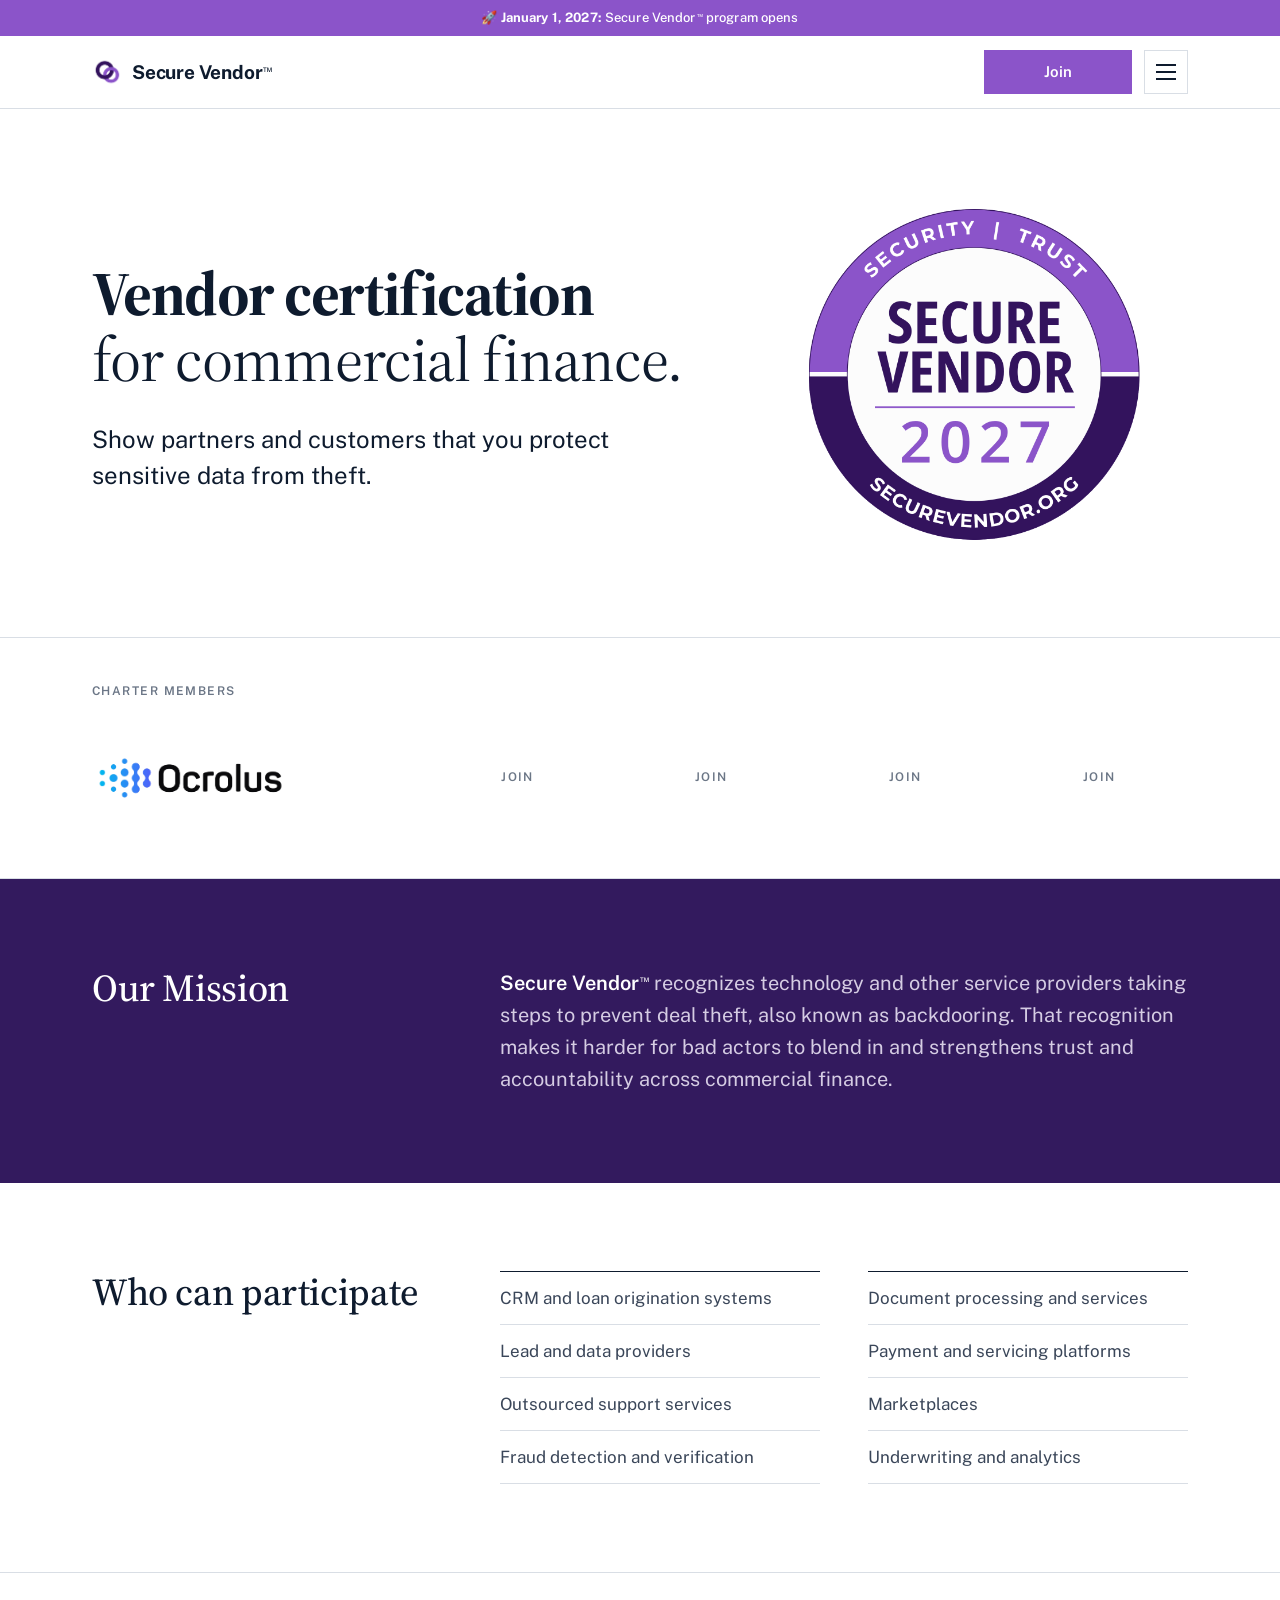
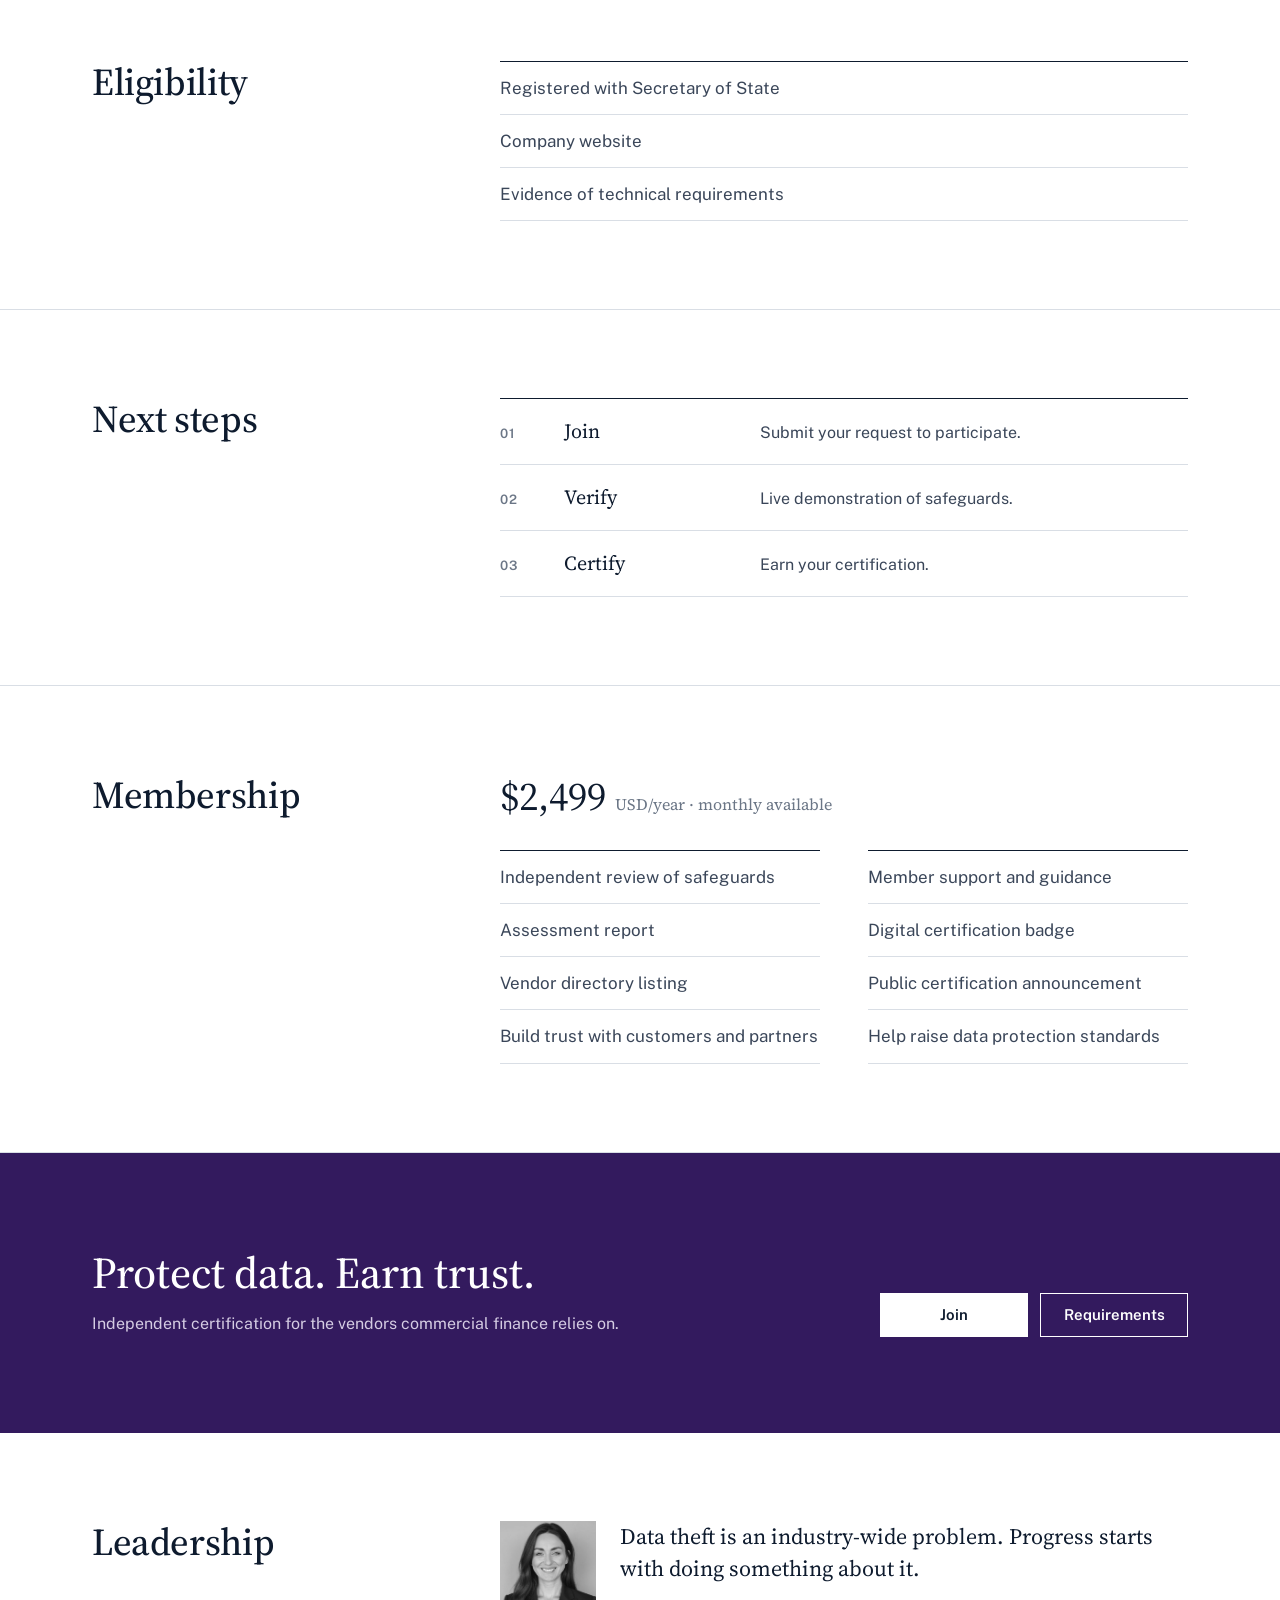
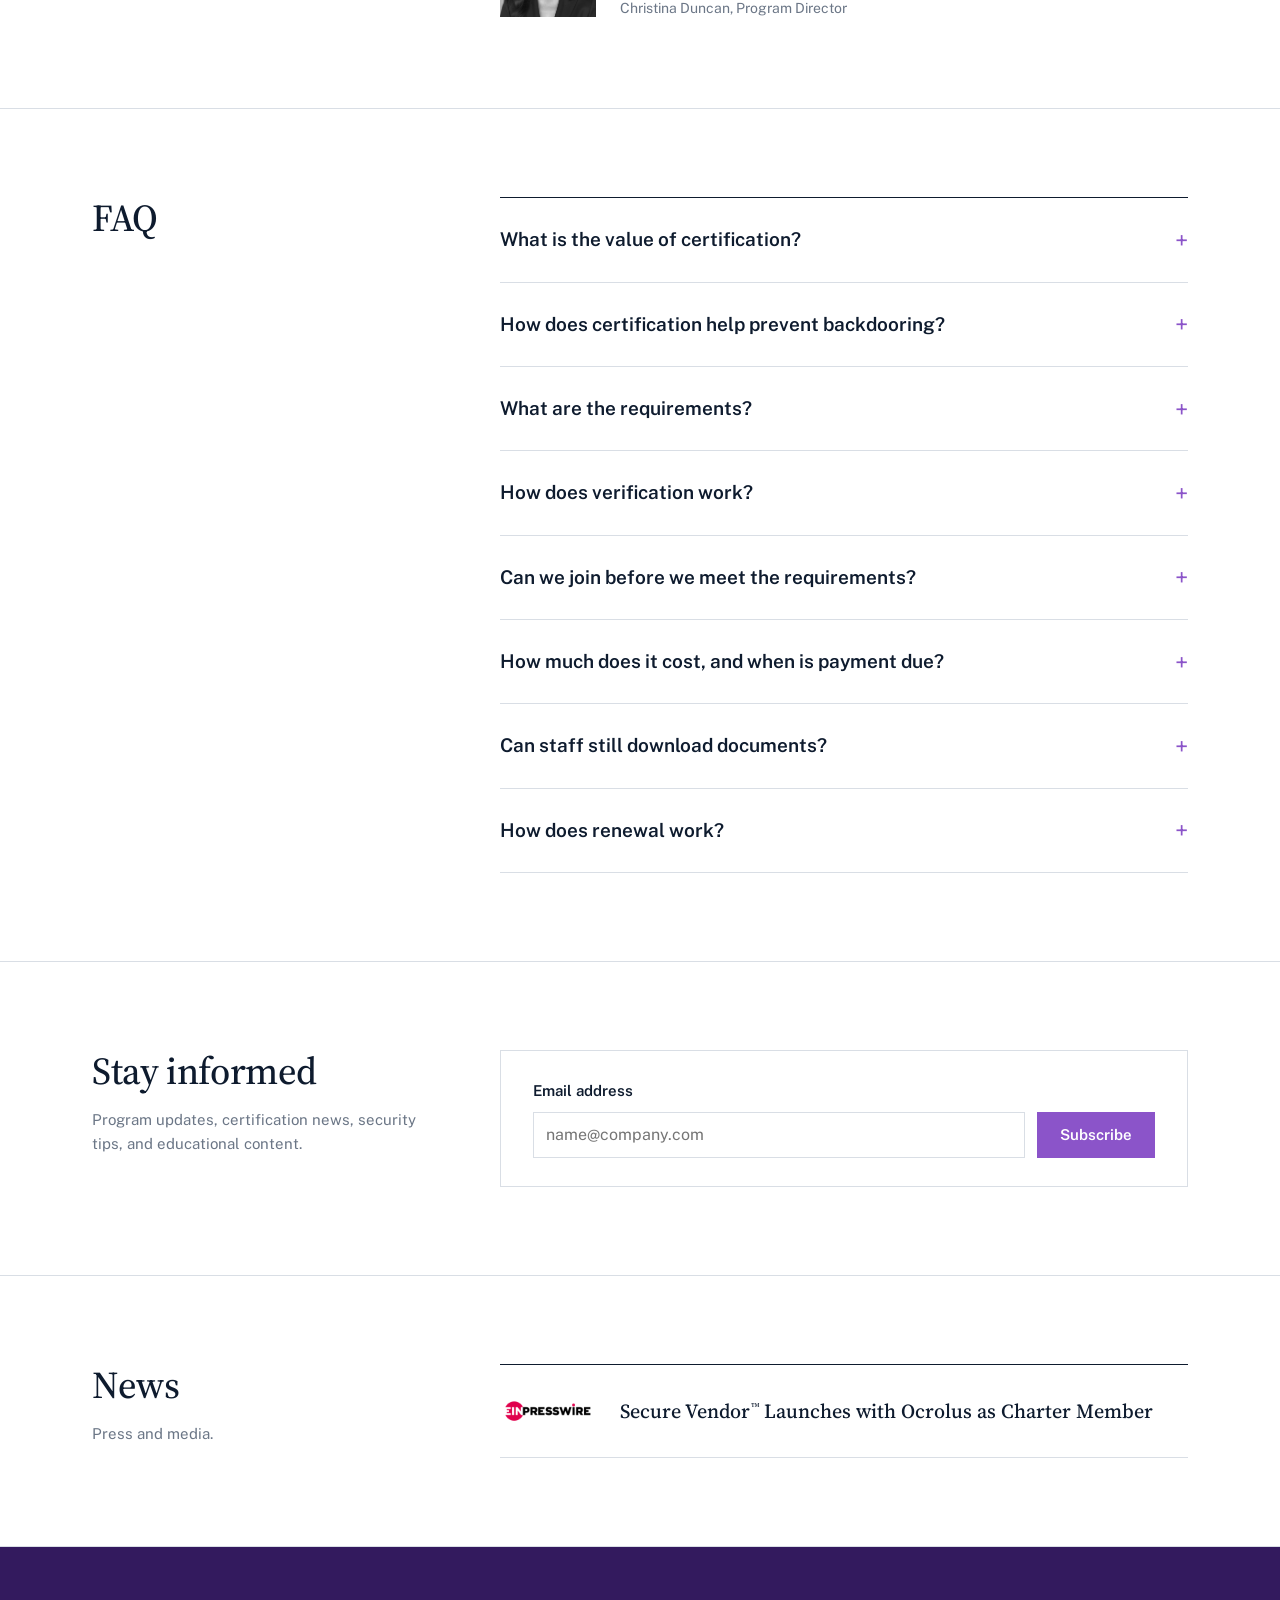
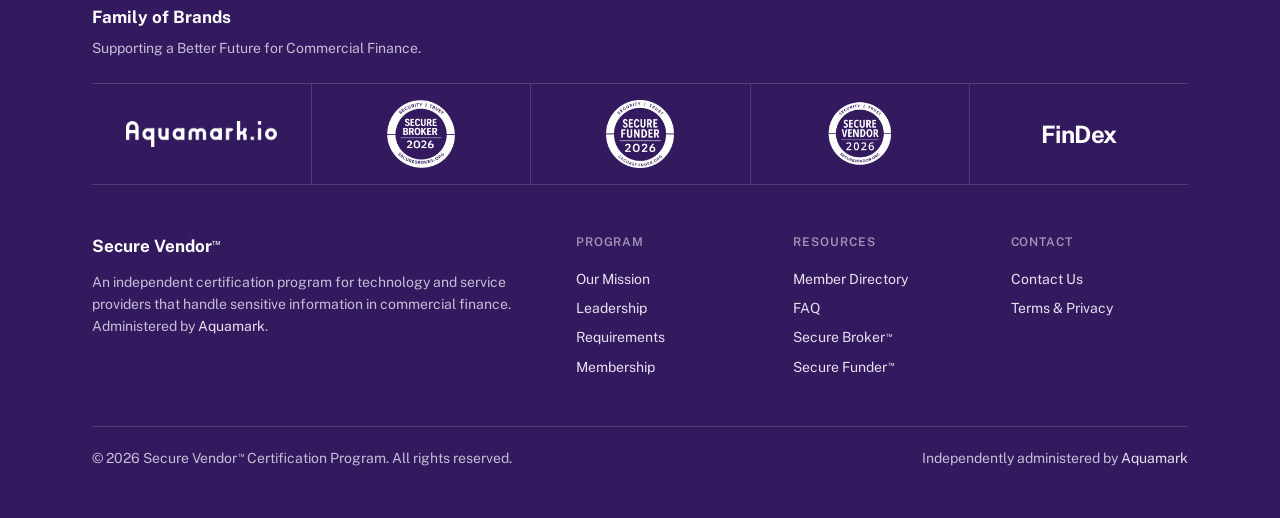
<file: index.html>
<!DOCTYPE html>
<html lang="en">
<head>
<meta charset="UTF-8">
<meta name="viewport" content="width=device-width, initial-scale=1.0">
<title>Secure Vendor™ — Vendor Certification for Commercial Finance</title>
<meta name="description" content="Secure Vendor™ is an independent certification program for technology and service providers that handle sensitive information in commercial finance.">
<meta property="og:title" content="Secure Vendor™ — Vendor Certification for Commercial Finance">
<meta property="og:description" content="Secure Vendor™ is an independent certification program for technology and service providers that handle sensitive information in commercial finance.">
<meta property="og:type" content="website">
<meta property="og:url" content="https://securevendor.org/">
<meta property="og:image" content="https://securevendor.org/og-blank.png">
<link rel="icon" type="image/png" sizes="32x32" href="vendor-rings.png?v=c6db47a4">
<link rel="apple-touch-icon" sizes="180x180" href="vendor-rings.png?v=c6db47a4">
<link rel="preconnect" href="https://fonts.googleapis.com">
<link rel="preconnect" href="https://fonts.gstatic.com" crossorigin>
<link href="https://fonts.googleapis.com/css2?family=Public+Sans:wght@400;500;600;700&family=Source+Serif+4:opsz,wght@8..60,400;8..60,500;8..60,600;8..60,700&display=swap" rel="stylesheet">
<link rel="stylesheet" href="site.css?v=ae582cf5">
<style>
  .form-frame { border: 1px solid var(--rule); background: var(--paper); padding: 28px 32px; }
  .nl-form label { display: block; font-size: 15px; font-weight: 600; color: var(--ink); margin-bottom: 8px; }
  .nl-row { display: flex; gap: 12px; }
  .nl-row input { flex: 1; min-width: 0; font: inherit; font-size: 16px; color: var(--ink); background: #fff; border: 1px solid var(--rule); border-radius: 0; padding: 11px 12px; line-height: 1.4; }
  .nl-row input:focus { outline: none; border-color: var(--accent); box-shadow: 0 0 0 3px rgba(26, 109, 217, .15); }
  .nl-row input[aria-invalid=true] { border-color: #B42318; }
  .nl-row .btn { min-width: 0; flex: none; }
  .nl-row .btn[disabled] { opacity: .65; cursor: progress; }
  .nl-hp { position: absolute; left: -10000px; width: 1px; height: 1px; overflow: hidden; }
  .nl-msg { margin: 12px 0 0; font-size: 15px; }
  .nl-msg.is-error { color: #B42318; }
  .nl-msg.is-ok { color: var(--ink); }
  @media (max-width: 560px) { .form-frame { padding: 22px 20px; } .nl-row { flex-direction: column; } .nl-row .btn { width: 100%; } }
</style>
</head>
<body>


<header class="nav">
  <div class="announce">🚀 <strong>January 1, 2027:</strong> Secure Vendor<sup class="tm">&trade;</sup> program opens</div>
  <div class="wrap">
    <a class="nav-logo" href="./" aria-label="Secure Vendor home"><img src="vendor-rings.png?v=c6db47a4" alt=""><span>Secure Vendor<sup>&trade;</sup></span></a>
    <nav class="nav-links" aria-label="Primary">
      <a href="program-guidelines/" target="_blank" rel="noopener">Requirements</a>
      <a href="#faq">FAQs</a>
      <a href="#press">News</a>
      <a href="directory/">Directory</a>
      <a href="https://securebroker.org" target="_blank" rel="noopener noreferrer">Broker Program</a>
      <a href="https://securefunder.org" target="_blank" rel="noopener noreferrer">Funder Program</a>
      <a href="contact/">Contact</a>
    </nav>
    <div class="nav-actions">
      <a class="btn" href="join/">Join</a>
      <button class="nav-toggle" type="button" aria-expanded="false" aria-controls="mobileMenu" aria-label="Open menu"><span></span><span></span><span></span></button>
    </div>
  </div>
  <div class="mobile-menu" id="mobileMenu">
    <a href="program-guidelines/" target="_blank" rel="noopener">Requirements</a>
    <a href="#faq">FAQs</a>
    <a href="#press">News</a>
    <a href="directory/">Directory</a>
    <a href="https://securebroker.org" target="_blank" rel="noopener noreferrer">Broker Program</a>
    <a href="https://securefunder.org" target="_blank" rel="noopener noreferrer">Funder Program</a>
    <a href="contact/">Contact</a>
  </div>
</header>

<main>

  <section class="hero">
    <div class="wrap">
      <div>
        <h1><strong>Vendor certification</strong><br><span class="h1-tail">for commercial finance.</span></h1>
        <p class="hero-lede">Show partners and customers that you<br class="m-br"> protect sensitive data from theft.</p>
      </div>
      <figure class="figure">
        <div class="figure-frame"><img src="vendor-badge-2027.png?v=ba500cca" alt="Secure Vendor&trade; Certified 2027"></div>
      </figure>
    </div>
  </section>

  <section class="clients" id="members" aria-labelledby="members-title">
    <div class="wrap">
      <h2 class="clients-label" id="members-title">Charter Members</h2>
      <ul class="client-grid">
        <li><a class="client-slot" href="https://www.ocrolus.com/" target="_blank" rel="noopener noreferrer"><img src="ocrolus.png?v=8b1a0f3a" alt="Ocrolus"></a></li>
        <li><a class="client-slot soon" href="join/">Join</a></li>
        <li><a class="client-slot soon" href="join/">Join</a></li>
        <li><a class="client-slot soon" href="join/">Join</a></li>
        <li><a class="client-slot soon" href="join/">Join</a></li>
      </ul>
    </div>
  </section>

  <section class="section dark" id="about">
    <div class="wrap">
      <div>
        <h2>Our Mission</h2>
      </div>
      <div class="body">
        <p class="mission"><strong>Secure Vendor<sup class="tm">&trade;</sup></strong> recognizes technology and other service providers taking steps to prevent deal theft, also known as backdooring. That recognition makes it harder for bad actors to blend in and strengthens trust and accountability across commercial finance.</p>
      </div>
    </div>
  </section>

  <section class="section" id="eligibility">
    <div class="wrap">
      <div>
        <h2>Who can participate</h2>
      </div>
      <div>
        <ul class="ruled two">
          <li>CRM and loan origination systems</li>
          <li>Document processing and services</li>
          <li>Lead and data providers</li>
          <li>Payment and servicing platforms</li>
          <li>Outsourced support services</li>
          <li>Marketplaces</li>
          <li>Fraud detection and verification</li>
          <li>Underwriting and analytics</li>
        </ul>
      </div>
    </div>
  </section>

  <section class="section" id="eligibility-reqs">
    <div class="wrap">
      <div>
        <h2>Eligibility</h2>
      </div>
      <div>
        <ul class="ruled">
          <li>Registered with Secretary of State</li>
          <li>Company website</li>
          <li>Evidence of technical requirements</li>
        </ul>
      </div>
    </div>
  </section>

  <section class="section" id="how">
    <div class="wrap">
      <div>
        <h2>Next steps</h2>
      </div>
      <div>
        <ol class="hw">
          <li><span class="hw-n">01</span><span class="hw-t">Join</span><span class="hw-d">Submit your request to participate.</span></li>
          <li><span class="hw-n">02</span><span class="hw-t">Verify</span><span class="hw-d">Live demonstration of safeguards.</span></li>
          <li><span class="hw-n">03</span><span class="hw-t">Certify</span><span class="hw-d">Earn your certification.</span></li>
        </ol>
      </div>
    </div>
  </section>

  <section class="section" id="membership">
    <div class="wrap">
      <div>
        <h2>Membership</h2>
      </div>
      <div>
        <div class="price-row">
          <div><p class="price">$2,499 <small>USD/year &middot; monthly available</small></p></div>
        </div>
        <ul class="ruled two">
          <li>Independent review of safeguards</li>
          <li>Member support and guidance</li>
          <li>Assessment report</li>
          <li>Digital certification badge</li>
          <li>Vendor directory listing</li>
          <li>Public certification announcement</li>
          <li>Build trust with customers and partners</li>
          <li>Help raise data protection standards</li>
        </ul>
      </div>
    </div>
  </section>

  <section class="closing" id="join">
    <div class="wrap">
      <div>
        <h2>Protect data. Earn trust.</h2>
        <p>Independent certification for the vendors commercial finance relies on.</p>
      </div>
      <div class="closing-actions">
        <a class="btn" href="join/">Join</a>
        <a class="btn btn-quiet" href="program-guidelines/">Requirements</a>
      </div>
    </div>
  </section>

  <section class="section" id="leadership">
    <div class="wrap">
      <div>
        <h2>Leadership</h2>
      </div>
      <div class="body">
        <div class="pull">
          <img src="headshot.png?v=0e5fe84e" alt="Christina Duncan">
          <div>
            <blockquote>Data theft is an industry-wide problem. Progress starts with doing something about it.</blockquote>
            <cite>Christina Duncan, Program Director</cite>
          </div>
        </div>
      </div>
    </div>
  </section>

  <section class="section" id="faq">
    <div class="wrap">
      <div>
        <h2>FAQ</h2>
      </div>
      <div class="faq-list">
        <details class="faq-item" name="faq"><summary>What is the value of certification?</summary><div class="faq-a"><p><strong>Independent verification.</strong> Show customers and partners that your data protection safeguards have been independently verified. Certified companies receive a digital badge, a public directory listing, and a certification announcement on the program&rsquo;s social media channels and in its newsletter.</p></div></details>
        <details class="faq-item" name="faq"><summary>How does certification help prevent backdooring?</summary><div class="faq-a"><p>We verify that companies have safeguards in place that make it harder for staff to take sensitive documents and data out of company systems and send them to themselves for resale.</p></div></details>
        <details class="faq-item" name="faq"><summary>What are the requirements?</summary><div class="faq-a"><p>Registered with your Secretary of State, have a website, and meet all of the program&rsquo;s technical requirements. See the technical requirements <a href="program-guidelines/">here</a>.</p></div></details>
        <details class="faq-item" name="faq"><summary>How does verification work?</summary><div class="faq-a"><p>We&rsquo;ll meet with you on a live screen-sharing call that typically lasts 30 to 90 minutes. The call isn&rsquo;t recorded. During the call, you&rsquo;ll show us where non-management staff can access sensitive documents or data and what safeguards you use to protect that information. You can pause screen sharing between questions to keep sensitive or proprietary information private.</p></div></details>
        <details class="faq-item" name="faq"><summary>Can we join before we meet the requirements?</summary><div class="faq-a"><p>Yes, we encourage it. You have 90 days to meet the requirements. You can ask for more time or book a free call for help. We&rsquo;ll certify your company once we confirm you meet all of the requirements.</p></div></details>
        <details class="faq-item" name="faq"><summary>How much does it cost, and when is payment due?</summary><div class="faq-a"><p>$2,499 a year. You can pay in full or in 3, 6, 9 or 12 monthly payments at no added cost. You&rsquo;ll set up payment after you join, before your verification call.</p></div></details>
        <details class="faq-item" name="faq"><summary>Can staff still download documents?</summary><div class="faq-a"><p>Yes, as long as you have appropriate safeguards in place.</p></div></details>
        <details class="faq-item" name="faq"><summary>How does renewal work?</summary><div class="faq-a"><p>Certification renews every year. We&rsquo;ll email you to ask if your systems or the way you store or protect sensitive data have changed. Tell us what changed so we can review it. If nothing has changed, confirm that and your payment will renew automatically.</p></div></details>
      </div>
    </div>
  </section>

  <section class="section" id="newsletter">
    <div class="wrap">
      <div>
        <h2>Stay informed</h2>
        <p class="section-intro">Program updates, certification news, security tips, and educational content.</p>
      </div>
      <div class="form-frame">
        <form class="nl-form" id="nlForm" novalidate>
          <label for="nl-email">Email address</label>
          <div class="nl-row">
            <input id="nl-email" name="email" type="email" autocomplete="email" placeholder="name@company.com" maxlength="254" required>
            <button class="btn" type="submit" id="nl-submit">Subscribe</button>
          </div>
          <div class="nl-hp" aria-hidden="true"><label for="nl-fax">Fax</label><input id="nl-fax" name="fax" type="text" tabindex="-1" autocomplete="off"></div>
          <input type="hidden" name="t" id="nl-t">
          <p class="nl-msg" id="nl-msg" role="status" hidden></p>
        </form>
      </div>
    </div>
  </section>

  <section class="section" id="press">
    <div class="wrap">
      <div>
        <h2>News</h2>
        <p class="section-intro">Press and media.</p>
      </div>
      <div>
        <div>
          <div class="press-row">
            <img src="ein.png?v=b852520e" alt="EIN Presswire">
            <h3>Secure Vendor<sup class="tm">&trade;</sup> Launches with Ocrolus as Charter Member</h3>
          </div>
        </div>
      </div>
    </div>
  </section>

</main>

<script>
  (function () {
    var form = document.getElementById('nlForm'); if (!form) return;
    var input = document.getElementById('nl-email'), btn = document.getElementById('nl-submit'), msg = document.getElementById('nl-msg');
    document.getElementById('nl-t').value = String(Date.now());
    function say(text, ok) { msg.textContent = text; msg.className = 'nl-msg ' + (ok ? 'is-ok' : 'is-error'); msg.hidden = false; }
    input.addEventListener('input', function () { input.removeAttribute('aria-invalid'); });
    form.addEventListener('submit', function (e) {
      e.preventDefault();
      if (!/^[^\s@]+@[^\s@]+\.[a-z]{2,}$/i.test(input.value.trim())) { input.setAttribute('aria-invalid', 'true'); say('Please enter a valid email address.', false); input.focus(); return; }
      btn.disabled = true; btn.textContent = 'Subscribing\u2026'; msg.hidden = true;
      fetch('https://portal.securefunder.org/newsletter', { method: 'POST', body: new FormData(form) })
        .then(function (r) { return r.json().catch(function () { return { ok: false }; }); })
        .then(function (d) {
          if (d && d.ok) { form.reset(); say('Thanks, you\u2019re subscribed.', true); btn.textContent = 'Subscribed'; return; }
          say((d && d.error) || 'Something went wrong. Please try again.', false); btn.disabled = false; btn.textContent = 'Subscribe';
        })
        .catch(function () { say('We couldn\u2019t reach the server. Please try again.', false); btn.disabled = false; btn.textContent = 'Subscribe'; });
    });
  })();
</script>

<footer class="site-foot">
  <div class="wrap">
    <section class="fob" aria-labelledby="fob-title">
      <h2 id="fob-title" class="fob-title">Family of Brands</h2>
      <p class="fob-sub">Supporting a Better Future for Commercial Finance.</p>
      <ul class="fob-row">
        <li><a href="https://aquamark.io" target="_blank" rel="noopener noreferrer" aria-label="Aquamark homepage"><img class="fob-full" src="family-of-brands/aquamark.png?v=88b38f06" alt="Aquamark"></a></li>
        <li><a href="https://securebroker.org" target="_blank" rel="noopener noreferrer" aria-label="Secure Broker homepage"><img class="fob-badge" src="family-of-brands/secure-broker-badge.png?v=c771e2e2" alt="Secure Broker certified badge"></a></li>
        <li><a href="https://securefunder.org" target="_blank" rel="noopener noreferrer" aria-label="Secure Funder homepage"><img class="fob-badge" src="family-of-brands/secure-funder-badge.png?v=cc587128" alt="Secure Funder certified badge"></a></li>
        <li><a href="./" aria-label="Secure Vendor homepage"><img class="fob-badge" src="family-of-brands/secure-vendor-badge.png?v=2ccc2c30" alt="Secure Vendor certified badge"></a></li>
        <li><a href="https://joinfindex.com" target="_blank" rel="noopener noreferrer" aria-label="FinDex homepage"><span class="fob-findex">FinDex</span></a></li>
      </ul>
    </section>
    <div class="foot-grid">
      <div>
        <p class="foot-brand">Secure Vendor<sup>&trade;</sup></p>
        <p>An independent certification program for technology and service providers that handle sensitive information in commercial finance. Administered by <a href="https://aquamark.io" target="_blank" rel="noopener noreferrer">Aquamark</a>.</p>
      </div>
      <div class="foot-col">
        <h4>Program</h4>
        <a href="#about">Our Mission</a>
        <a href="#leadership">Leadership</a>
        <a href="program-guidelines/">Requirements</a>
        <a href="#membership">Membership</a>
      </div>
      <div class="foot-col">
        <h4>Resources</h4>
        <a href="directory/">Member Directory</a>
        <a href="#faq">FAQ</a>
        <a href="https://securebroker.org" target="_blank" rel="noopener noreferrer">Secure Broker<sup class="tm">&trade;</sup></a>
        <a href="https://securefunder.org" target="_blank" rel="noopener noreferrer">Secure Funder<sup class="tm">&trade;</sup></a>
      </div>
      <div class="foot-col">
        <h4>Contact</h4>
        <a href="contact/">Contact Us</a>
        <a href="terms-privacy/">Terms &amp; Privacy</a>
      </div>
    </div>
    <div class="foot-bottom">
      <span>&copy; 2026 Secure Vendor<sup class="tm">&trade;</sup> Certification Program. All rights reserved.</span>
      <span>Independently administered by <a href="https://aquamark.io" target="_blank" rel="noopener noreferrer">Aquamark</a></span>
    </div>
  </div>
</footer>

<script>
  (function () {
    var t = document.querySelector('.nav-toggle'), m = document.getElementById('mobileMenu');
    function set(o) { m.classList.toggle('open', o); t.classList.toggle('is-open', o); t.setAttribute('aria-expanded', o); t.setAttribute('aria-label', o ? 'Close menu' : 'Open menu'); }
    t.addEventListener('click', function (e) { e.stopPropagation(); set(!m.classList.contains('open')); });
    m.querySelectorAll('a').forEach(function (a) { a.addEventListener('click', function () { set(false); }); });
    document.addEventListener('click', function (e) { if (m.classList.contains('open') && !m.contains(e.target)) set(false); });
    document.addEventListener('keydown', function (e) { if (e.key === 'Escape') set(false); });
  })();
</script>


</body>
</html>
</file>
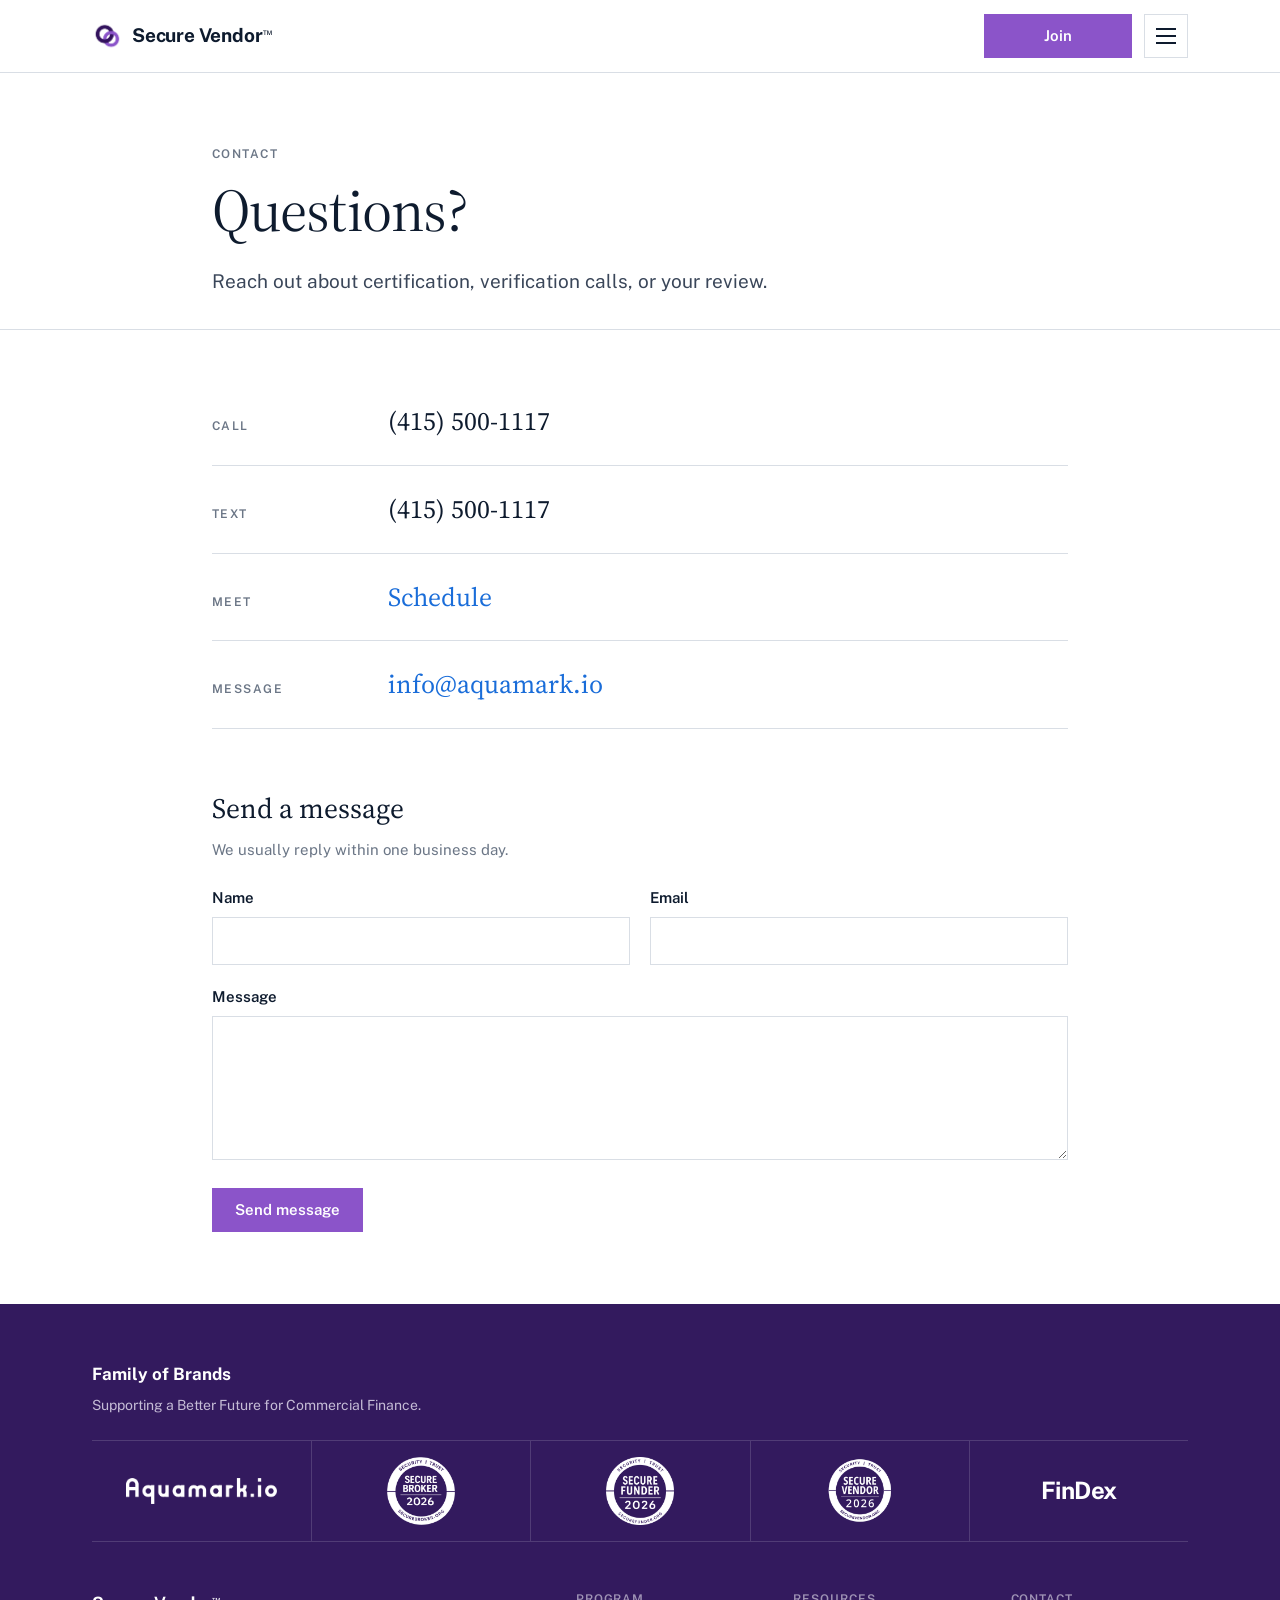
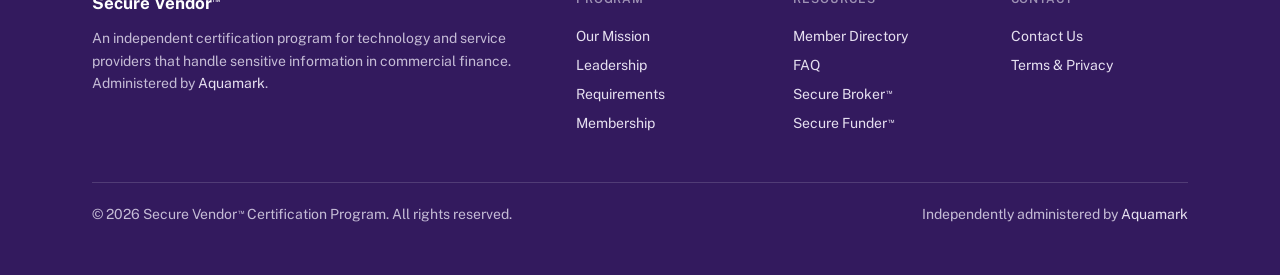
<file: contact/index.html>
<!DOCTYPE html>
<html lang="en">
<head>
<meta charset="UTF-8">
<meta name="viewport" content="width=device-width, initial-scale=1.0">
<title>Contact — Secure Vendor™</title>
<meta name="description" content="Secure Vendor™ is an independent certification program for technology and service providers that handle sensitive information in commercial finance.">
<meta property="og:title" content="Contact — Secure Vendor™">
<meta property="og:description" content="Secure Vendor™ is an independent certification program for technology and service providers that handle sensitive information in commercial finance.">
<meta property="og:type" content="website">
<meta property="og:url" content="https://securevendor.org/contact/">
<meta property="og:image" content="https://securevendor.org/og-blank.png">
<link rel="icon" type="image/png" sizes="32x32" href="../vendor-rings.png?v=c6db47a4">
<link rel="apple-touch-icon" sizes="180x180" href="../vendor-rings.png?v=c6db47a4">
<link rel="preconnect" href="https://fonts.googleapis.com">
<link rel="preconnect" href="https://fonts.gstatic.com" crossorigin>
<link href="https://fonts.googleapis.com/css2?family=Public+Sans:wght@400;500;600;700&family=Source+Serif+4:opsz,wght@8..60,400;8..60,500;8..60,600;8..60,700&display=swap" rel="stylesheet">
<link rel="stylesheet" href="../site.css?v=ae582cf5">
<style>
  .msg { margin-top: 56px; }
  .msg h2 { font-family: var(--serif); font-weight: 400; font-size: 28px; color: var(--ink); margin: 0; }
  .msg-sub { font-size: 15px; color: var(--muted); margin: 6px 0 24px; }
  .msg-row { display: grid; grid-template-columns: 1fr 1fr; gap: 20px; }
  .msg-field { margin-bottom: 20px; }
  .msg-field label { display: block; font-size: 15px; font-weight: 600; color: var(--ink); margin-bottom: 6px; }
  .msg-opt { font-weight: 400; color: var(--muted); }
  .msg-field input, .msg-field textarea { width: 100%; box-sizing: border-box; font: inherit; font-size: 16px; color: var(--ink); background: #fff; border: 1px solid var(--rule); border-radius: 0; padding: 11px 12px; line-height: 1.5; }
  .msg-field textarea { resize: vertical; min-height: 140px; }
  .msg-field input:focus, .msg-field textarea:focus { outline: none; border-color: var(--accent); box-shadow: 0 0 0 3px rgba(26, 109, 217, .12); }
  .msg-field [aria-invalid=true] { border-color: #B42318; }
  .msg .btn { cursor: pointer; }
  .msg .btn[disabled] { opacity: .65; cursor: progress; }
  .msg-hp { position: absolute; left: -10000px; width: 1px; height: 1px; overflow: hidden; }
  .msg-status { margin: 0 0 16px; font-size: 15px; }
  .msg-status.is-error { color: #B42318; }
  .msg-status.is-ok { color: var(--ink); }
  @media (max-width: 560px) { .msg-row { grid-template-columns: 1fr; gap: 0; } }
</style>
</head>
<body>


<header class="nav">
  <div class="wrap">
    <a class="nav-logo" href="../" aria-label="Secure Vendor home"><img src="../vendor-rings.png?v=c6db47a4" alt=""><span>Secure Vendor<sup>&trade;</sup></span></a>
    <nav class="nav-links" aria-label="Primary">
      <a href="../program-guidelines/" target="_blank" rel="noopener">Requirements</a>
      <a href="../#faq">FAQs</a>
      <a href="../#press">News</a>
      <a href="../directory/">Directory</a>
      <a href="https://securebroker.org" target="_blank" rel="noopener noreferrer">Broker Program</a>
      <a href="https://securefunder.org" target="_blank" rel="noopener noreferrer">Funder Program</a>
    </nav>
    <div class="nav-actions">
      <a class="btn" href="../join/">Join</a>
      <button class="nav-toggle" type="button" aria-expanded="false" aria-controls="mobileMenu" aria-label="Open menu"><span></span><span></span><span></span></button>
    </div>
  </div>
  <div class="mobile-menu" id="mobileMenu">
    <a href="../">Home</a>
    <a href="../program-guidelines/" target="_blank" rel="noopener">Requirements</a>
    <a href="../#faq">FAQs</a>
    <a href="../#press">News</a>
    <a href="../directory/">Directory</a>
    <a href="https://securebroker.org" target="_blank" rel="noopener noreferrer">Broker Program</a>
    <a href="https://securefunder.org" target="_blank" rel="noopener noreferrer">Funder Program</a>
  </div>
</header>

<main>

  <section class="page-head">
    <div class="rq-wrap">
      <p class="pg-eyebrow">Contact</p>
      <h1>Questions?</h1>
      <p class="lede">Reach out about certification, verification calls, or your review.</p>
    </div>
  </section>

  <section class="rq-block">
    <div class="rq-wrap">
      <ul class="cx-list" style="border-top:0">
        <li><span class="cx-k">Call</span><a class="cx-v" href="tel:+14155001117">(415) 500-1117</a></li>
        <li><span class="cx-k">Text</span><a class="cx-v" href="sms:+14155001117">(415) 500-1117</a></li>
        <li><span class="cx-k">Meet</span><a class="cx-v" href="https://calendly.com/christina-aquamark/" target="_blank" rel="noopener noreferrer" style="color:var(--link)">Schedule</a></li>
        <li><span class="cx-k">Message</span><a class="cx-v" href="mailto:info@aquamark.io" style="color:var(--link)">info@aquamark.io</a></li>
      </ul>
      <form class="msg" id="message" novalidate>
        <h2>Send a message</h2>
        <p class="msg-sub">We usually reply within one business day.</p>
        <div class="msg-row">
          <div class="msg-field">
            <label for="m-name">Name</label>
            <input id="m-name" name="name" type="text" autocomplete="name" maxlength="120" required>
          </div>
          <div class="msg-field">
            <label for="m-email">Email</label>
            <input id="m-email" name="email" type="email" autocomplete="email" maxlength="254" required>
          </div>
        </div>
        <div class="msg-field">
          <label for="m-message">Message</label>
          <textarea id="m-message" name="message" rows="5" maxlength="5000" required></textarea>
        </div>
        <div class="msg-hp" aria-hidden="true"><label for="m-fax">Fax</label><input id="m-fax" name="fax" type="text" tabindex="-1" autocomplete="off"></div>
        <input type="hidden" name="t" id="m-t">
        <p class="msg-status" id="m-status" role="status" hidden></p>
        <button class="btn" type="submit" id="m-send">Send message</button>
      </form>
    </div>
  </section>

</main>

<script>
  (function () {
    var form = document.getElementById('message'); if (!form) return;
    var btn = document.getElementById('m-send'), status = document.getElementById('m-status');
    var name = document.getElementById('m-name'), email = document.getElementById('m-email'), msg = document.getElementById('m-message');
    document.getElementById('m-t').value = String(Date.now());
    function say(text, ok) { status.textContent = text; status.className = 'msg-status ' + (ok ? 'is-ok' : 'is-error'); status.hidden = false; }
    [name, email, msg].forEach(function (el) { el.addEventListener('input', function () { el.removeAttribute('aria-invalid'); }); });
    form.addEventListener('submit', function (e) {
      e.preventDefault();
      var bad = null;
      if (!name.value.trim()) { name.setAttribute('aria-invalid', 'true'); bad = bad || name; }
      if (!/^[^\s@]+@[^\s@]+\.[a-z]{2,}$/i.test(email.value.trim())) { email.setAttribute('aria-invalid', 'true'); bad = bad || email; }
      if (!msg.value.trim()) { msg.setAttribute('aria-invalid', 'true'); bad = bad || msg; }
      if (bad) { say(bad === name ? 'Please enter your name.' : bad === email ? 'Please enter a valid email address.' : 'Please write a message.', false); bad.focus(); return; }
      btn.disabled = true; btn.textContent = 'Sending\u2026'; status.hidden = true;
      fetch('https://portal.securefunder.org/message', { method: 'POST', body: new FormData(form) })
        .then(function (r) { return r.json().catch(function () { return { ok: false }; }); })
        .then(function (d) {
          if (d && d.ok) { form.reset(); say('Thanks, your message is on its way. We\u2019ll reply by email.', true); btn.textContent = 'Sent'; return; }
          say((d && d.error) || 'Something went wrong. Please try again.', false); btn.disabled = false; btn.textContent = 'Send message';
        })
        .catch(function () { say('We couldn\u2019t send that. Please try again, or email info@aquamark.io.', false); btn.disabled = false; btn.textContent = 'Send message'; });
    });
  })();
</script>

<footer class="site-foot">
  <div class="wrap">
    <section class="fob" aria-labelledby="fob-title">
      <h2 id="fob-title" class="fob-title">Family of Brands</h2>
      <p class="fob-sub">Supporting a Better Future for Commercial Finance.</p>
      <ul class="fob-row">
        <li><a href="https://aquamark.io" target="_blank" rel="noopener noreferrer" aria-label="Aquamark homepage"><img class="fob-full" src="../family-of-brands/aquamark.png?v=88b38f06" alt="Aquamark"></a></li>
        <li><a href="https://securebroker.org" target="_blank" rel="noopener noreferrer" aria-label="Secure Broker homepage"><img class="fob-badge" src="../family-of-brands/secure-broker-badge.png?v=c771e2e2" alt="Secure Broker certified badge"></a></li>
        <li><a href="https://securefunder.org" target="_blank" rel="noopener noreferrer" aria-label="Secure Funder homepage"><img class="fob-badge" src="../family-of-brands/secure-funder-badge.png?v=cc587128" alt="Secure Funder certified badge"></a></li>
        <li><a href="../" aria-label="Secure Vendor homepage"><img class="fob-badge" src="../family-of-brands/secure-vendor-badge.png?v=2ccc2c30" alt="Secure Vendor certified badge"></a></li>
        <li><a href="https://joinfindex.com" target="_blank" rel="noopener noreferrer" aria-label="FinDex homepage"><span class="fob-findex">FinDex</span></a></li>
      </ul>
    </section>
    <div class="foot-grid">
      <div>
        <p class="foot-brand">Secure Vendor<sup>&trade;</sup></p>
        <p>An independent certification program for technology and service providers that handle sensitive information in commercial finance. Administered by <a href="https://aquamark.io" target="_blank" rel="noopener noreferrer">Aquamark</a>.</p>
      </div>
      <div class="foot-col">
        <h4>Program</h4>
        <a href="../#about">Our Mission</a>
        <a href="../#leadership">Leadership</a>
        <a href="../program-guidelines/">Requirements</a>
        <a href="../#membership">Membership</a>
      </div>
      <div class="foot-col">
        <h4>Resources</h4>
        <a href="../directory/">Member Directory</a>
        <a href="../#faq">FAQ</a>
        <a href="https://securebroker.org" target="_blank" rel="noopener noreferrer">Secure Broker<sup class="tm">&trade;</sup></a>
        <a href="https://securefunder.org" target="_blank" rel="noopener noreferrer">Secure Funder<sup class="tm">&trade;</sup></a>
      </div>
      <div class="foot-col">
        <h4>Contact</h4>
        <a href="../contact/">Contact Us</a>
        <a href="../terms-privacy/">Terms &amp; Privacy</a>
      </div>
    </div>
    <div class="foot-bottom">
      <span>&copy; 2026 Secure Vendor<sup class="tm">&trade;</sup> Certification Program. All rights reserved.</span>
      <span>Independently administered by <a href="https://aquamark.io" target="_blank" rel="noopener noreferrer">Aquamark</a></span>
    </div>
  </div>
</footer>

<script>
  (function () {
    var t = document.querySelector('.nav-toggle'), m = document.getElementById('mobileMenu');
    function set(o) { m.classList.toggle('open', o); t.classList.toggle('is-open', o); t.setAttribute('aria-expanded', o); t.setAttribute('aria-label', o ? 'Close menu' : 'Open menu'); }
    t.addEventListener('click', function (e) { e.stopPropagation(); set(!m.classList.contains('open')); });
    m.querySelectorAll('a').forEach(function (a) { a.addEventListener('click', function () { set(false); }); });
    document.addEventListener('click', function (e) { if (m.classList.contains('open') && !m.contains(e.target)) set(false); });
    document.addEventListener('keydown', function (e) { if (e.key === 'Escape') set(false); });
  })();
</script>


</body>
</html>
</file>
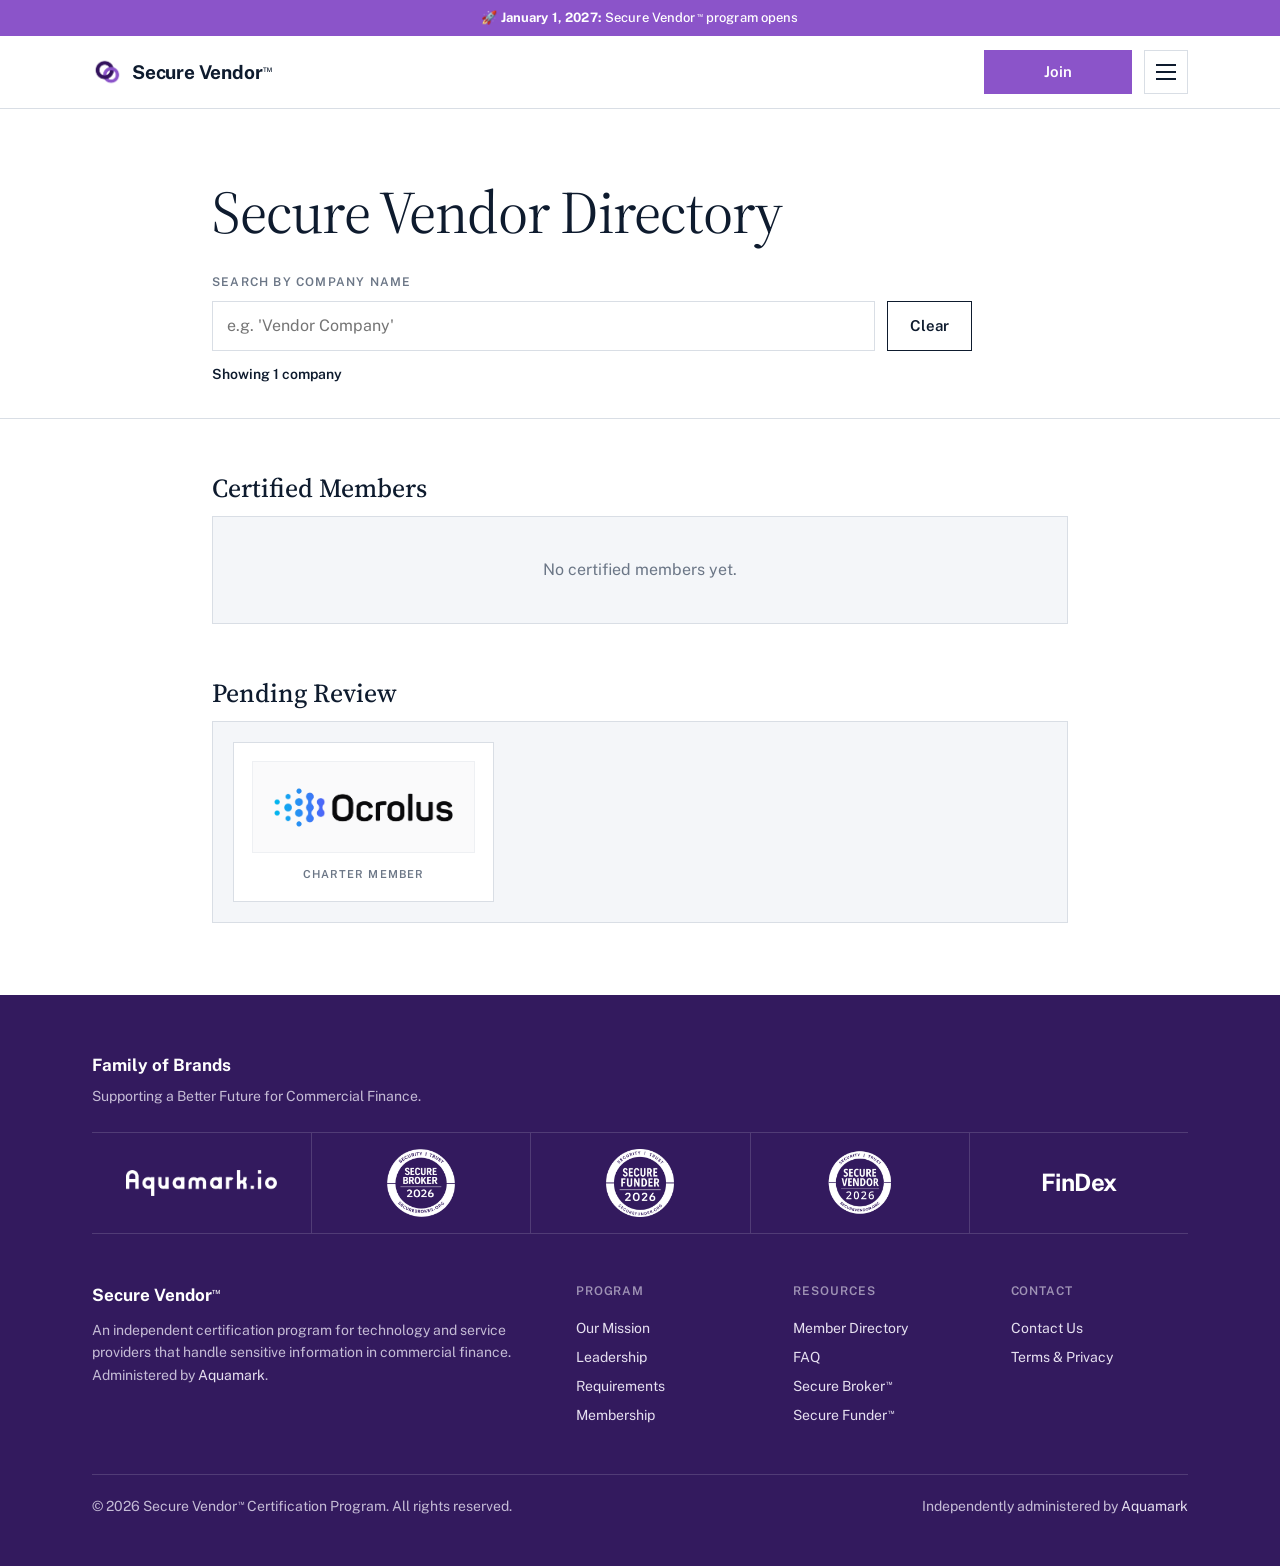
<file: directory/index.html>
<!DOCTYPE html>
<html lang="en">
<head>
<meta charset="UTF-8">
<meta name="viewport" content="width=device-width, initial-scale=1.0">
<title>Directory — Secure Vendor™</title>
<meta name="description" content="Secure Vendor™ is an independent certification program for technology and service providers that handle sensitive information in commercial finance.">
<meta property="og:title" content="Directory — Secure Vendor™">
<meta property="og:description" content="Secure Vendor™ is an independent certification program for technology and service providers that handle sensitive information in commercial finance.">
<meta property="og:type" content="website">
<meta property="og:url" content="https://securevendor.org/directory/">
<meta property="og:image" content="https://securevendor.org/og-blank.png">
<link rel="icon" type="image/png" sizes="32x32" href="../vendor-rings.png?v=c6db47a4">
<link rel="apple-touch-icon" sizes="180x180" href="../vendor-rings.png?v=c6db47a4">
<link rel="preconnect" href="https://fonts.googleapis.com">
<link rel="preconnect" href="https://fonts.gstatic.com" crossorigin>
<link href="https://fonts.googleapis.com/css2?family=Public+Sans:wght@400;500;600;700&family=Source+Serif+4:opsz,wght@8..60,400;8..60,500;8..60,600;8..60,700&display=swap" rel="stylesheet">
<link rel="stylesheet" href="../site.css?v=ae582cf5">
<style>
  .dir-search { margin-top: 28px; max-width: 760px; }
  .dir-search-label { display: block; font-size: 12px; font-weight: 600; letter-spacing: .1em; text-transform: uppercase; color: var(--muted); margin-bottom: 8px; }
  .dir-search-row { display: flex; gap: 12px; }
  .dir-search-row input { flex: 1; min-width: 0; font: inherit; font-size: 16px; padding: 11px 14px; border: 1px solid var(--rule); background: #fff; color: var(--ink); }
  .dir-search-row input:focus { outline: none; border-color: var(--accent); box-shadow: 0 0 0 3px rgba(139, 84, 201, .18); }
  .dir-search-row .btn { min-width: 0; }
  .dir-count { margin: 12px 0 0; font-size: 14px; font-weight: 600; color: var(--ink); }
  .dir-wrap { border: 1px solid var(--rule); background: var(--band); padding: 20px; }
  .dir-grid { display: grid; grid-template-columns: repeat(auto-fill, minmax(220px, 1fr)); gap: 16px; }
  .dir-card { display: flex; flex-direction: column; align-items: center; border: 1px solid var(--rule); background: var(--paper); padding: 18px; color: var(--ink); text-decoration: none; }
  a.dir-card:hover { border-color: var(--accent); }
  .dir-logo { width: 100%; height: 92px; display: flex; align-items: center; justify-content: center; background: #FAFAFB; border: 1px solid #EEF0F3; padding: 14px; }
  .dir-logo img { max-width: 100%; max-height: 64px; object-fit: contain; }
  .dir-tag { margin-top: 12px; font-size: 11px; font-weight: 600; letter-spacing: .1em; text-transform: uppercase; color: var(--muted); }
  .dir-wrap .empty { border: 0; padding: 20px; }
  @media (max-width: 560px) { .dir-search-row .btn { padding-left: 14px; padding-right: 14px; } }
</style>
</head>
<body>


<header class="nav">
  <div class="announce">🚀 <strong>January 1, 2027:</strong> Secure Vendor<sup class="tm">&trade;</sup> program opens</div>
  <div class="wrap">
    <a class="nav-logo" href="../" aria-label="Secure Vendor home"><img src="../vendor-rings.png?v=c6db47a4" alt=""><span>Secure Vendor<sup>&trade;</sup></span></a>
    <nav class="nav-links" aria-label="Primary">
      <a href="../program-guidelines/" target="_blank" rel="noopener">Requirements</a>
      <a href="../#faq">FAQs</a>
      <a href="../#press">News</a>
      <a href="../directory/">Directory</a>
      <a href="https://securebroker.org" target="_blank" rel="noopener noreferrer">Broker Program</a>
      <a href="https://securefunder.org" target="_blank" rel="noopener noreferrer">Funder Program</a>
      <a href="../contact/">Contact</a>
    </nav>
    <div class="nav-actions">
      <a class="btn" href="../join/">Join</a>
      <button class="nav-toggle" type="button" aria-expanded="false" aria-controls="mobileMenu" aria-label="Open menu"><span></span><span></span><span></span></button>
    </div>
  </div>
  <div class="mobile-menu" id="mobileMenu">
    <a href="../program-guidelines/" target="_blank" rel="noopener">Requirements</a>
    <a href="../#faq">FAQs</a>
    <a href="../#press">News</a>
    <a href="../directory/">Directory</a>
    <a href="https://securebroker.org" target="_blank" rel="noopener noreferrer">Broker Program</a>
    <a href="https://securefunder.org" target="_blank" rel="noopener noreferrer">Funder Program</a>
    <a href="../contact/">Contact</a>
  </div>
</header>

<main>

  <section class="page-head">
    <div class="rq-wrap">
      <h1>Secure Vendor Directory</h1>
      <div class="dir-search">
        <label class="dir-search-label" for="dirSearch">Search by company name</label>
        <div class="dir-search-row">
          <input id="dirSearch" type="search" placeholder="e.g. 'Vendor Company'" autocomplete="off">
          <button class="btn btn-quiet" type="button" id="dirClear">Clear</button>
        </div>
        <p class="dir-count" id="dirCount" aria-live="polite"></p>
      </div>
    </div>
  </section>

  <section class="rq-block">
    <div class="rq-wrap">
      <div class="dir-group">
        <h2>Certified Members</h2>
        <div class="dir-wrap"><div class="dir-grid" id="certified"></div></div>
      </div>
      <div class="dir-group">
        <h2>Pending Review</h2>
        <div class="dir-wrap"><div class="dir-grid" id="pending"></div></div>
      </div>
    </div>
  </section>

</main>

<footer class="site-foot">
  <div class="wrap">
    <section class="fob" aria-labelledby="fob-title">
      <h2 id="fob-title" class="fob-title">Family of Brands</h2>
      <p class="fob-sub">Supporting a Better Future for Commercial Finance.</p>
      <ul class="fob-row">
        <li><a href="https://aquamark.io" target="_blank" rel="noopener noreferrer" aria-label="Aquamark homepage"><img class="fob-full" src="../family-of-brands/aquamark.png?v=88b38f06" alt="Aquamark"></a></li>
        <li><a href="https://securebroker.org" target="_blank" rel="noopener noreferrer" aria-label="Secure Broker homepage"><img class="fob-badge" src="../family-of-brands/secure-broker-badge.png?v=c771e2e2" alt="Secure Broker certified badge"></a></li>
        <li><a href="https://securefunder.org" target="_blank" rel="noopener noreferrer" aria-label="Secure Funder homepage"><img class="fob-badge" src="../family-of-brands/secure-funder-badge.png?v=cc587128" alt="Secure Funder certified badge"></a></li>
        <li><a href="../" aria-label="Secure Vendor homepage"><img class="fob-badge" src="../family-of-brands/secure-vendor-badge.png?v=2ccc2c30" alt="Secure Vendor certified badge"></a></li>
        <li><a href="https://joinfindex.com" target="_blank" rel="noopener noreferrer" aria-label="FinDex homepage"><span class="fob-findex">FinDex</span></a></li>
      </ul>
    </section>
    <div class="foot-grid">
      <div>
        <p class="foot-brand">Secure Vendor<sup>&trade;</sup></p>
        <p>An independent certification program for technology and service providers that handle sensitive information in commercial finance. Administered by <a href="https://aquamark.io" target="_blank" rel="noopener noreferrer">Aquamark</a>.</p>
      </div>
      <div class="foot-col">
        <h4>Program</h4>
        <a href="../#about">Our Mission</a>
        <a href="../#leadership">Leadership</a>
        <a href="../program-guidelines/">Requirements</a>
        <a href="../#membership">Membership</a>
      </div>
      <div class="foot-col">
        <h4>Resources</h4>
        <a href="../directory/">Member Directory</a>
        <a href="../#faq">FAQ</a>
        <a href="https://securebroker.org" target="_blank" rel="noopener noreferrer">Secure Broker<sup class="tm">&trade;</sup></a>
        <a href="https://securefunder.org" target="_blank" rel="noopener noreferrer">Secure Funder<sup class="tm">&trade;</sup></a>
      </div>
      <div class="foot-col">
        <h4>Contact</h4>
        <a href="../contact/">Contact Us</a>
        <a href="../terms-privacy/">Terms &amp; Privacy</a>
      </div>
    </div>
    <div class="foot-bottom">
      <span>&copy; 2026 Secure Vendor<sup class="tm">&trade;</sup> Certification Program. All rights reserved.</span>
      <span>Independently administered by <a href="https://aquamark.io" target="_blank" rel="noopener noreferrer">Aquamark</a></span>
    </div>
  </div>
</footer>

<script>
  // Directory entries. The Secure Funder portal adds sign-ups here (pending) and marks them certified.
  // status: "pending" | "certified"
  (function () {
    const MEMBERS = [
      { name: "Ocrolus", status: "pending", charter: true, logo: "/ocrolus.png", url: "https://www.ocrolus.com/" },
    ];
    function card(m) {
      var a = document.createElement(m.url ? 'a' : 'div');
      a.className = 'dir-card';
      if (m.url) { a.href = m.url; a.target = '_blank'; a.rel = 'noopener noreferrer'; }
      a.setAttribute('aria-label', m.name);
      var box = document.createElement('div'); box.className = 'dir-logo';
      var img = document.createElement('img'); img.src = m.logo; img.alt = m.name; img.loading = 'lazy'; box.appendChild(img);
      a.appendChild(box);
      if (m.charter) { var t = document.createElement('div'); t.className = 'dir-tag'; t.textContent = 'Charter Member'; a.appendChild(t); }
      return a;
    }
    var GROUPS = [['certified', 'No certified members yet.'], ['pending', 'No companies pending review yet.']];
    var input = document.getElementById('dirSearch'), count = document.getElementById('dirCount');
    function render() {
      var q = input.value.trim().toLowerCase(), shown = 0;
      GROUPS.forEach(function (g) {
        var el = document.getElementById(g[0]);
        var list = MEMBERS.filter(function (m) { return m.status === g[0] && (!q || m.name.toLowerCase().indexOf(q) !== -1); });
        el.innerHTML = ''; shown += list.length;
        if (!list.length) { el.className = 'empty'; el.textContent = q ? 'No matches.' : g[1]; return; }
        el.className = 'dir-grid';
        list.forEach(function (m) { el.appendChild(card(m)); });
      });
      count.textContent = 'Showing ' + shown + (shown === 1 ? ' company' : ' companies');
    }
    input.addEventListener('input', render);
    document.getElementById('dirClear').addEventListener('click', function () { input.value = ''; render(); input.focus(); });
    render();
  })();
</script>
<script>
  (function () {
    var t = document.querySelector('.nav-toggle'), m = document.getElementById('mobileMenu');
    function set(o) { m.classList.toggle('open', o); t.classList.toggle('is-open', o); t.setAttribute('aria-expanded', o); t.setAttribute('aria-label', o ? 'Close menu' : 'Open menu'); }
    t.addEventListener('click', function (e) { e.stopPropagation(); set(!m.classList.contains('open')); });
    m.querySelectorAll('a').forEach(function (a) { a.addEventListener('click', function () { set(false); }); });
    document.addEventListener('click', function (e) { if (m.classList.contains('open') && !m.contains(e.target)) set(false); });
    document.addEventListener('keydown', function (e) { if (e.key === 'Escape') set(false); });
  })();
</script>


</body>
</html>
</file>
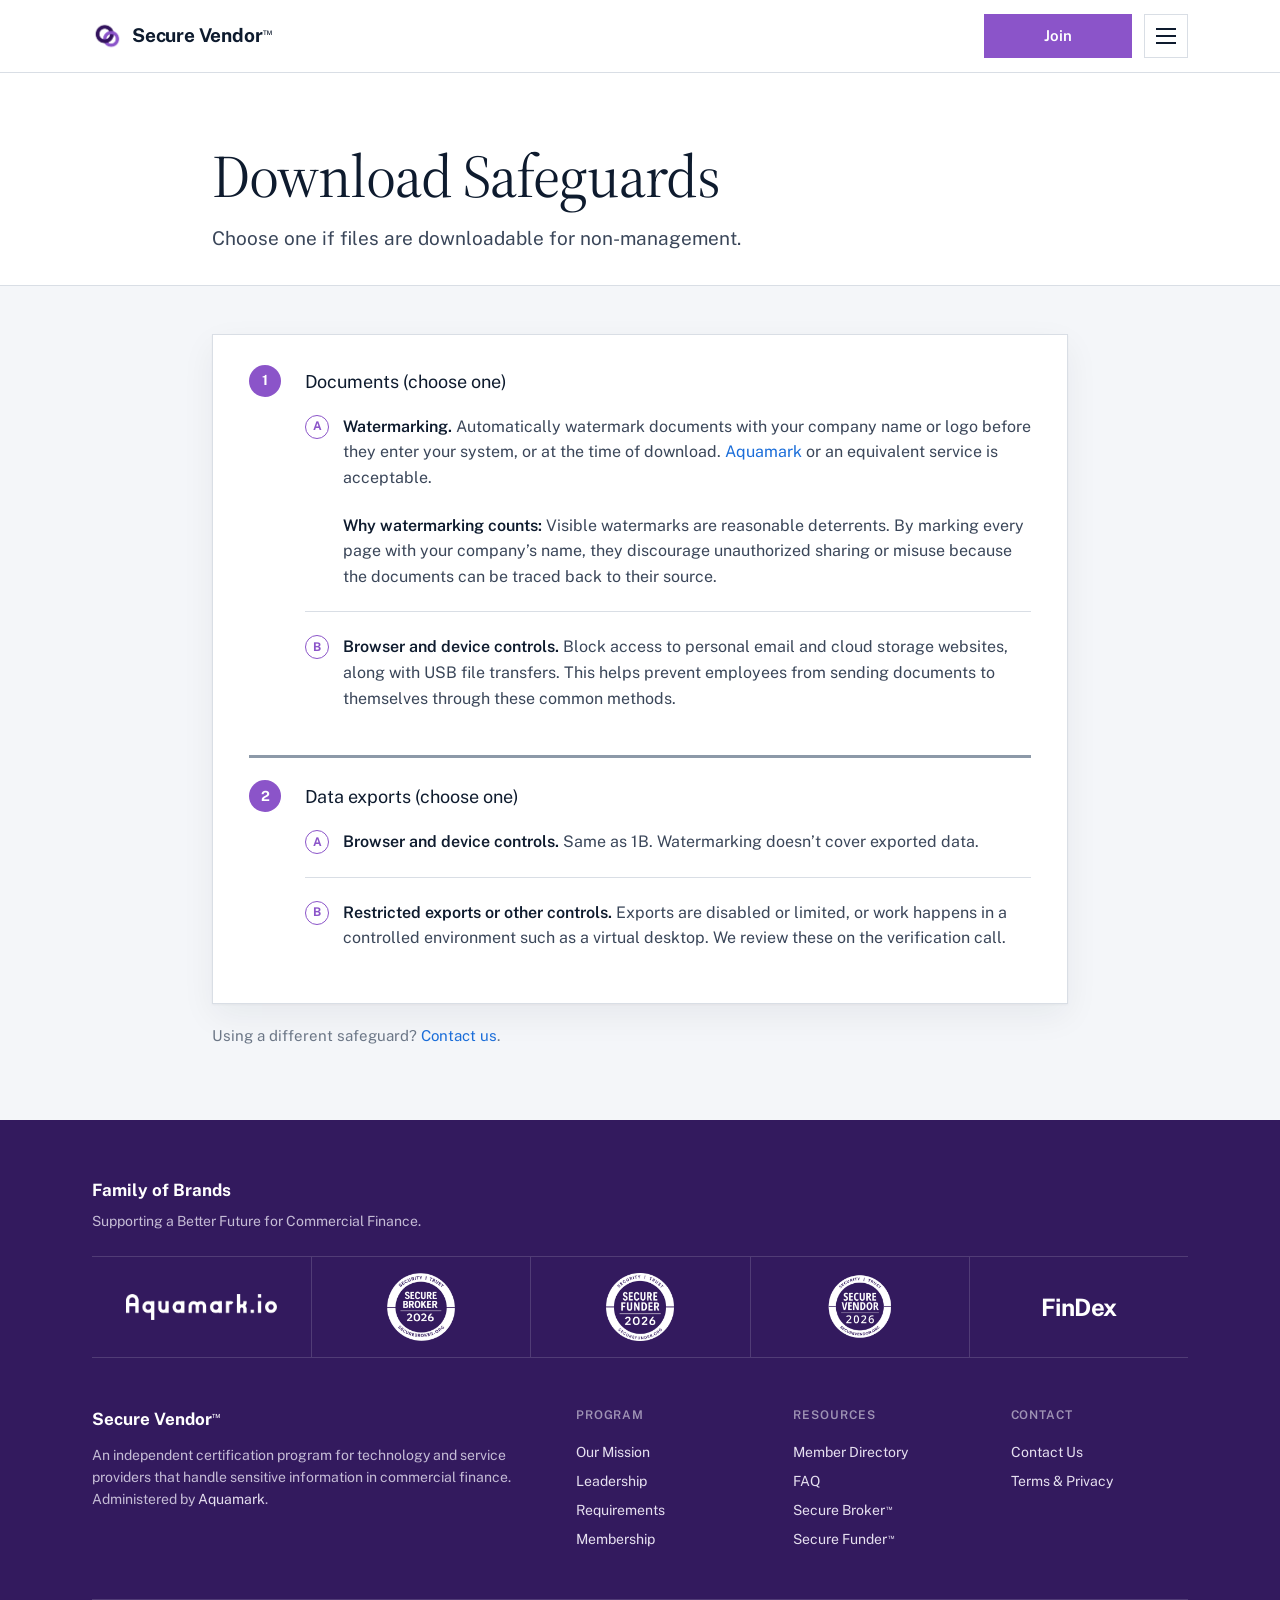
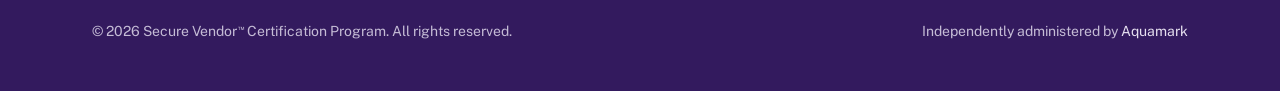
<file: download-safeguards/index.html>
<!DOCTYPE html>
<html lang="en">
<head>
<meta charset="UTF-8">
<meta name="viewport" content="width=device-width, initial-scale=1.0">
<title>Download Safeguards — Secure Vendor™</title>
<meta name="description" content="Secure Vendor™ is an independent certification program for technology and service providers that handle sensitive information in commercial finance.">
<meta property="og:title" content="Download Safeguards — Secure Vendor™">
<meta property="og:description" content="Secure Vendor™ is an independent certification program for technology and service providers that handle sensitive information in commercial finance.">
<meta property="og:type" content="website">
<meta property="og:url" content="https://securevendor.org/download-safeguards/">
<meta property="og:image" content="https://securevendor.org/og-blank.png">
<link rel="icon" type="image/png" sizes="32x32" href="../vendor-rings.png?v=c6db47a4">
<link rel="apple-touch-icon" sizes="180x180" href="../vendor-rings.png?v=c6db47a4">
<link rel="preconnect" href="https://fonts.googleapis.com">
<link rel="preconnect" href="https://fonts.gstatic.com" crossorigin>
<link href="https://fonts.googleapis.com/css2?family=Public+Sans:wght@400;500;600;700&family=Source+Serif+4:opsz,wght@8..60,400;8..60,500;8..60,600;8..60,700&display=swap" rel="stylesheet">
<link rel="stylesheet" href="../site.css?v=ae582cf5">
<style>
  /* Download safeguards: a little more room between options; evidence on its own line */
  .page-head .lede { margin-top: 14px; }
  .req-list + .req-note { margin-top: 20px; }
  .req-opts { gap: 0; margin-top: 14px; }
  .req-opt { padding: 22px 0; }
  .req-opt:first-child { padding-top: 4px; }
  .req-opt + .req-opt { border-top: 1px solid var(--rule); }
  .req-list > li { border-bottom: 3px solid #8C99A8; }
  .req-why { display: block; margin-top: 22px; font-size: inherit; color: var(--text); }
  .req-why b { font-weight: 600; color: var(--ink); }
  .req-ev { display: block; margin-top: 22px; font-size: inherit; color: var(--muted); }
  .req-ev em { font-style: normal; font-weight: 600; color: var(--text); }
</style>
</head>
<body>


<header class="nav">
  <div class="wrap">
    <a class="nav-logo" href="../" aria-label="Secure Vendor home"><img src="../vendor-rings.png?v=c6db47a4" alt=""><span>Secure Vendor<sup>&trade;</sup></span></a>
    <nav class="nav-links" aria-label="Primary">
      <a href="../program-guidelines/" target="_blank" rel="noopener">Requirements</a>
      <a href="../#faq">FAQs</a>
      <a href="../#press">News</a>
      <a href="../directory/">Directory</a>
      <a href="https://securebroker.org" target="_blank" rel="noopener noreferrer">Broker Program</a>
      <a href="https://securefunder.org" target="_blank" rel="noopener noreferrer">Funder Program</a>
      <a href="../contact/">Contact</a>
    </nav>
    <div class="nav-actions">
      <a class="btn" href="../join/">Join</a>
      <button class="nav-toggle" type="button" aria-expanded="false" aria-controls="mobileMenu" aria-label="Open menu"><span></span><span></span><span></span></button>
    </div>
  </div>
  <div class="mobile-menu" id="mobileMenu">
    <a href="../">Home</a>
    <a href="../program-guidelines/" target="_blank" rel="noopener">Requirements</a>
    <a href="../#faq">FAQs</a>
    <a href="../#press">News</a>
    <a href="../directory/">Directory</a>
    <a href="https://securebroker.org" target="_blank" rel="noopener noreferrer">Broker Program</a>
    <a href="https://securefunder.org" target="_blank" rel="noopener noreferrer">Funder Program</a>
    <a href="../contact/">Contact</a>
  </div>
</header>

<main>

  <section class="page-head">
    <div class="rq-wrap">
      <h1>Download Safeguards</h1>
      <p class="lede">Choose one if files are downloadable for non-management.</p>
    </div>
  </section>

  <section class="rq-block req-band">
    <div class="rq-wrap">
      <ol class="req-list">
        <li><span class="req-n">1</span><div class="req-t">Documents (choose one)
          <div class="req-opts">
            <div class="req-opt"><span class="opt-k">A</span><div><strong>Watermarking.</strong> Automatically watermark documents with your company name or logo before they enter your system, or at the time of download. <a href="https://aquamark.io" target="_blank" rel="noopener noreferrer">Aquamark</a> or an equivalent service is acceptable. <span class="req-why"><b>Why watermarking counts:</b> Visible watermarks are reasonable deterrents. By marking every page with your company&rsquo;s name, they discourage unauthorized sharing or misuse because the documents can be traced back to their source.</span></div></div>
            <div class="req-opt"><span class="opt-k">B</span><div><strong>Browser and device controls.</strong> Block access to personal email and cloud storage websites, along with USB file transfers. This helps prevent employees from sending documents to themselves through these common methods.</div></div>
          </div>
        </div></li>
        <li><span class="req-n">2</span><div class="req-t">Data exports (choose one)
          <div class="req-opts">
            <div class="req-opt"><span class="opt-k">A</span><div><strong>Browser and device controls.</strong> Same as 1B. Watermarking doesn&rsquo;t cover exported data.</div></div>
            <div class="req-opt"><span class="opt-k">B</span><div><strong>Restricted exports or other controls.</strong> Exports are disabled or limited, or work happens in a controlled environment such as a virtual desktop. We review these on the verification call.</div></div>
          </div>
        </div></li>
      </ol>
      <p class="req-note">Using a different safeguard? <a href="../contact/">Contact us</a>.</p>
    </div>
  </section>

</main>

<footer class="site-foot">
  <div class="wrap">
    <section class="fob" aria-labelledby="fob-title">
      <h2 id="fob-title" class="fob-title">Family of Brands</h2>
      <p class="fob-sub">Supporting a Better Future for Commercial Finance.</p>
      <ul class="fob-row">
        <li><a href="https://aquamark.io" target="_blank" rel="noopener noreferrer" aria-label="Aquamark homepage"><img class="fob-full" src="../family-of-brands/aquamark.png?v=88b38f06" alt="Aquamark"></a></li>
        <li><a href="https://securebroker.org" target="_blank" rel="noopener noreferrer" aria-label="Secure Broker homepage"><img class="fob-badge" src="../family-of-brands/secure-broker-badge.png?v=c771e2e2" alt="Secure Broker certified badge"></a></li>
        <li><a href="https://securefunder.org" target="_blank" rel="noopener noreferrer" aria-label="Secure Funder homepage"><img class="fob-badge" src="../family-of-brands/secure-funder-badge.png?v=cc587128" alt="Secure Funder certified badge"></a></li>
        <li><a href="../" aria-label="Secure Vendor homepage"><img class="fob-badge" src="../family-of-brands/secure-vendor-badge.png?v=2ccc2c30" alt="Secure Vendor certified badge"></a></li>
        <li><a href="https://joinfindex.com" target="_blank" rel="noopener noreferrer" aria-label="FinDex homepage"><span class="fob-findex">FinDex</span></a></li>
      </ul>
    </section>
    <div class="foot-grid">
      <div>
        <p class="foot-brand">Secure Vendor<sup>&trade;</sup></p>
        <p>An independent certification program for technology and service providers that handle sensitive information in commercial finance. Administered by <a href="https://aquamark.io" target="_blank" rel="noopener noreferrer">Aquamark</a>.</p>
      </div>
      <div class="foot-col">
        <h4>Program</h4>
        <a href="../#about">Our Mission</a>
        <a href="../#leadership">Leadership</a>
        <a href="../program-guidelines/">Requirements</a>
        <a href="../#membership">Membership</a>
      </div>
      <div class="foot-col">
        <h4>Resources</h4>
        <a href="../directory/">Member Directory</a>
        <a href="../#faq">FAQ</a>
        <a href="https://securebroker.org" target="_blank" rel="noopener noreferrer">Secure Broker<sup class="tm">&trade;</sup></a>
        <a href="https://securefunder.org" target="_blank" rel="noopener noreferrer">Secure Funder<sup class="tm">&trade;</sup></a>
      </div>
      <div class="foot-col">
        <h4>Contact</h4>
        <a href="../contact/">Contact Us</a>
        <a href="../terms-privacy/">Terms &amp; Privacy</a>
      </div>
    </div>
    <div class="foot-bottom">
      <span>&copy; 2026 Secure Vendor<sup class="tm">&trade;</sup> Certification Program. All rights reserved.</span>
      <span>Independently administered by <a href="https://aquamark.io" target="_blank" rel="noopener noreferrer">Aquamark</a></span>
    </div>
  </div>
</footer>

<script>
  (function () {
    var t = document.querySelector('.nav-toggle'), m = document.getElementById('mobileMenu');
    function set(o) { m.classList.toggle('open', o); t.classList.toggle('is-open', o); t.setAttribute('aria-expanded', o); t.setAttribute('aria-label', o ? 'Close menu' : 'Open menu'); }
    t.addEventListener('click', function (e) { e.stopPropagation(); set(!m.classList.contains('open')); });
    m.querySelectorAll('a').forEach(function (a) { a.addEventListener('click', function () { set(false); }); });
    document.addEventListener('click', function (e) { if (m.classList.contains('open') && !m.contains(e.target)) set(false); });
    document.addEventListener('keydown', function (e) { if (e.key === 'Escape') set(false); });
  })();
</script>


</body>
</html>
</file>
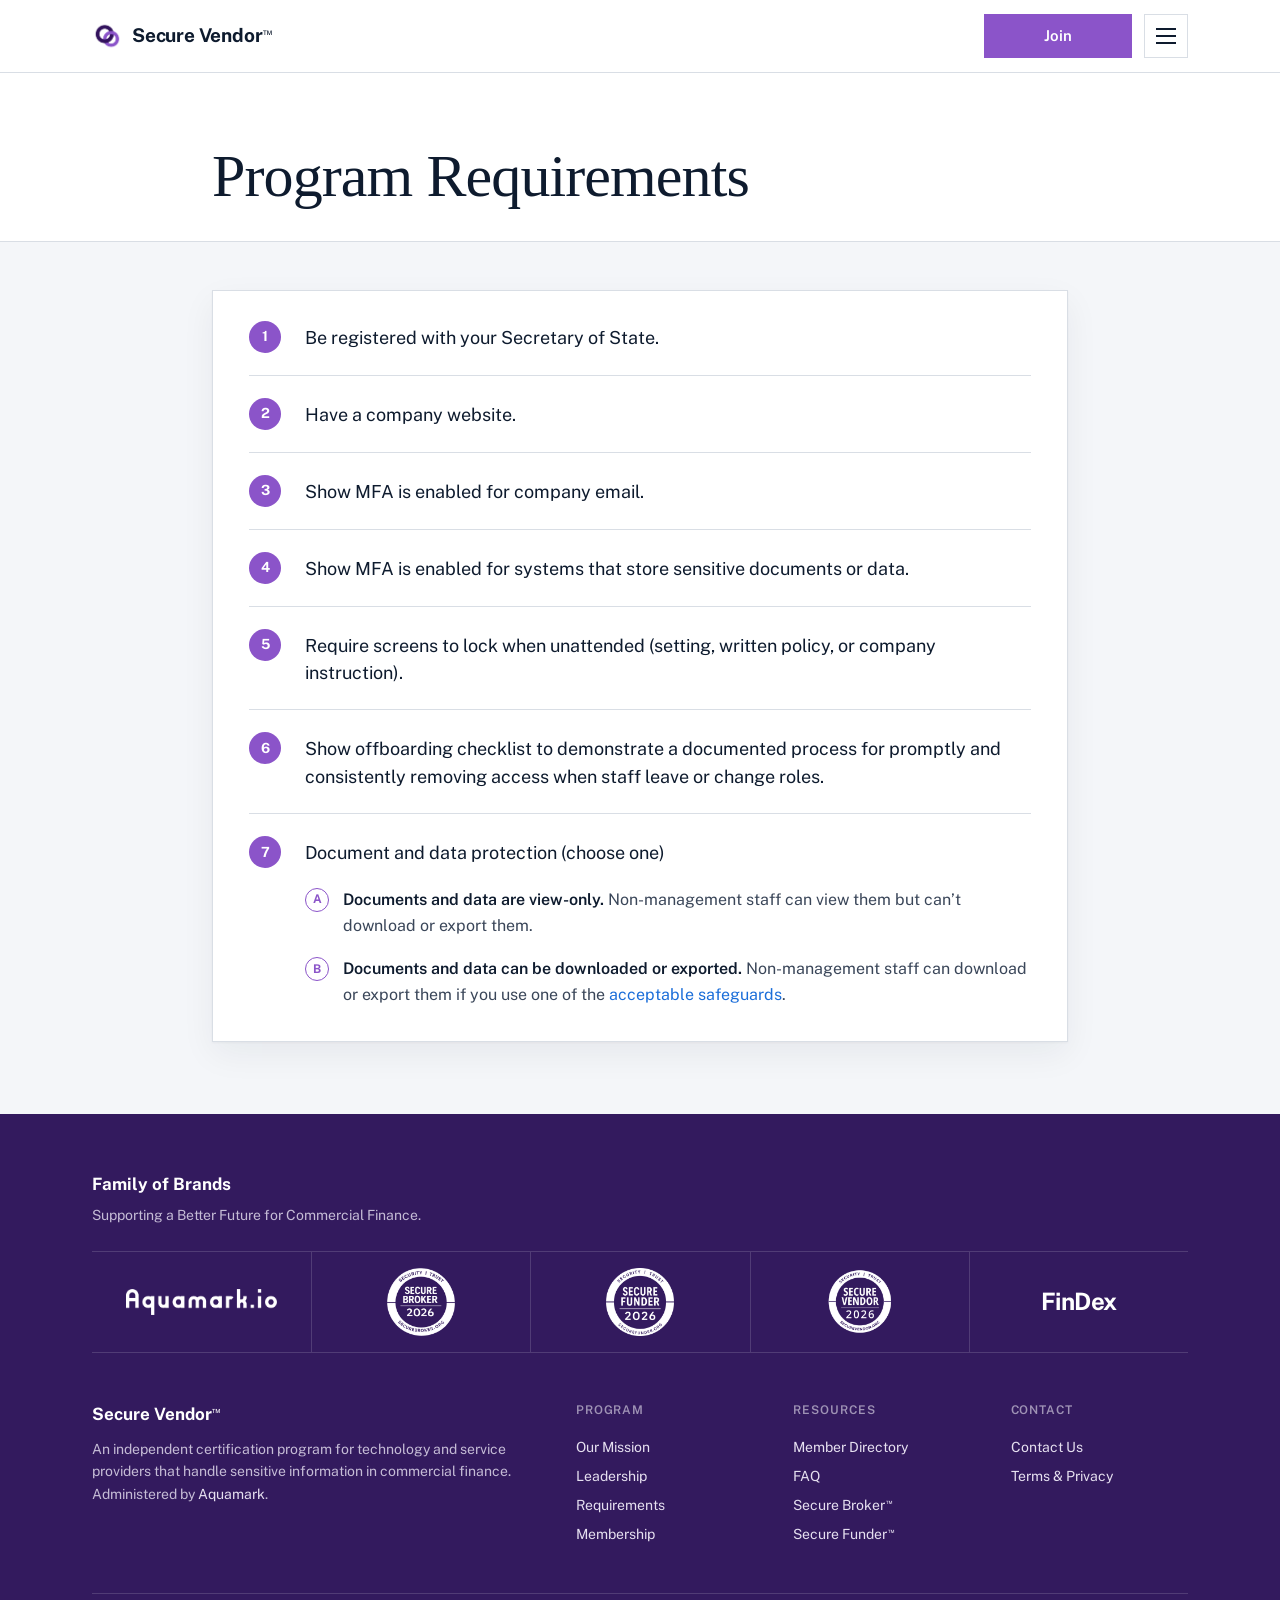
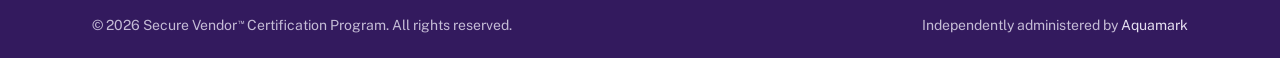
<file: how-it-works/index.html>
<!DOCTYPE html>
<html lang="en">
<head>
<meta charset="UTF-8">
<title>Program Requirements — Secure Vendor™</title>
<meta http-equiv="refresh" content="0; url=../program-guidelines/">
<link rel="canonical" href="https://securevendor.org/program-guidelines/">
</head>
<body><p>This page has moved to <a href="../program-guidelines/">Program Requirements</a>.</p></body>
</html>
</file>
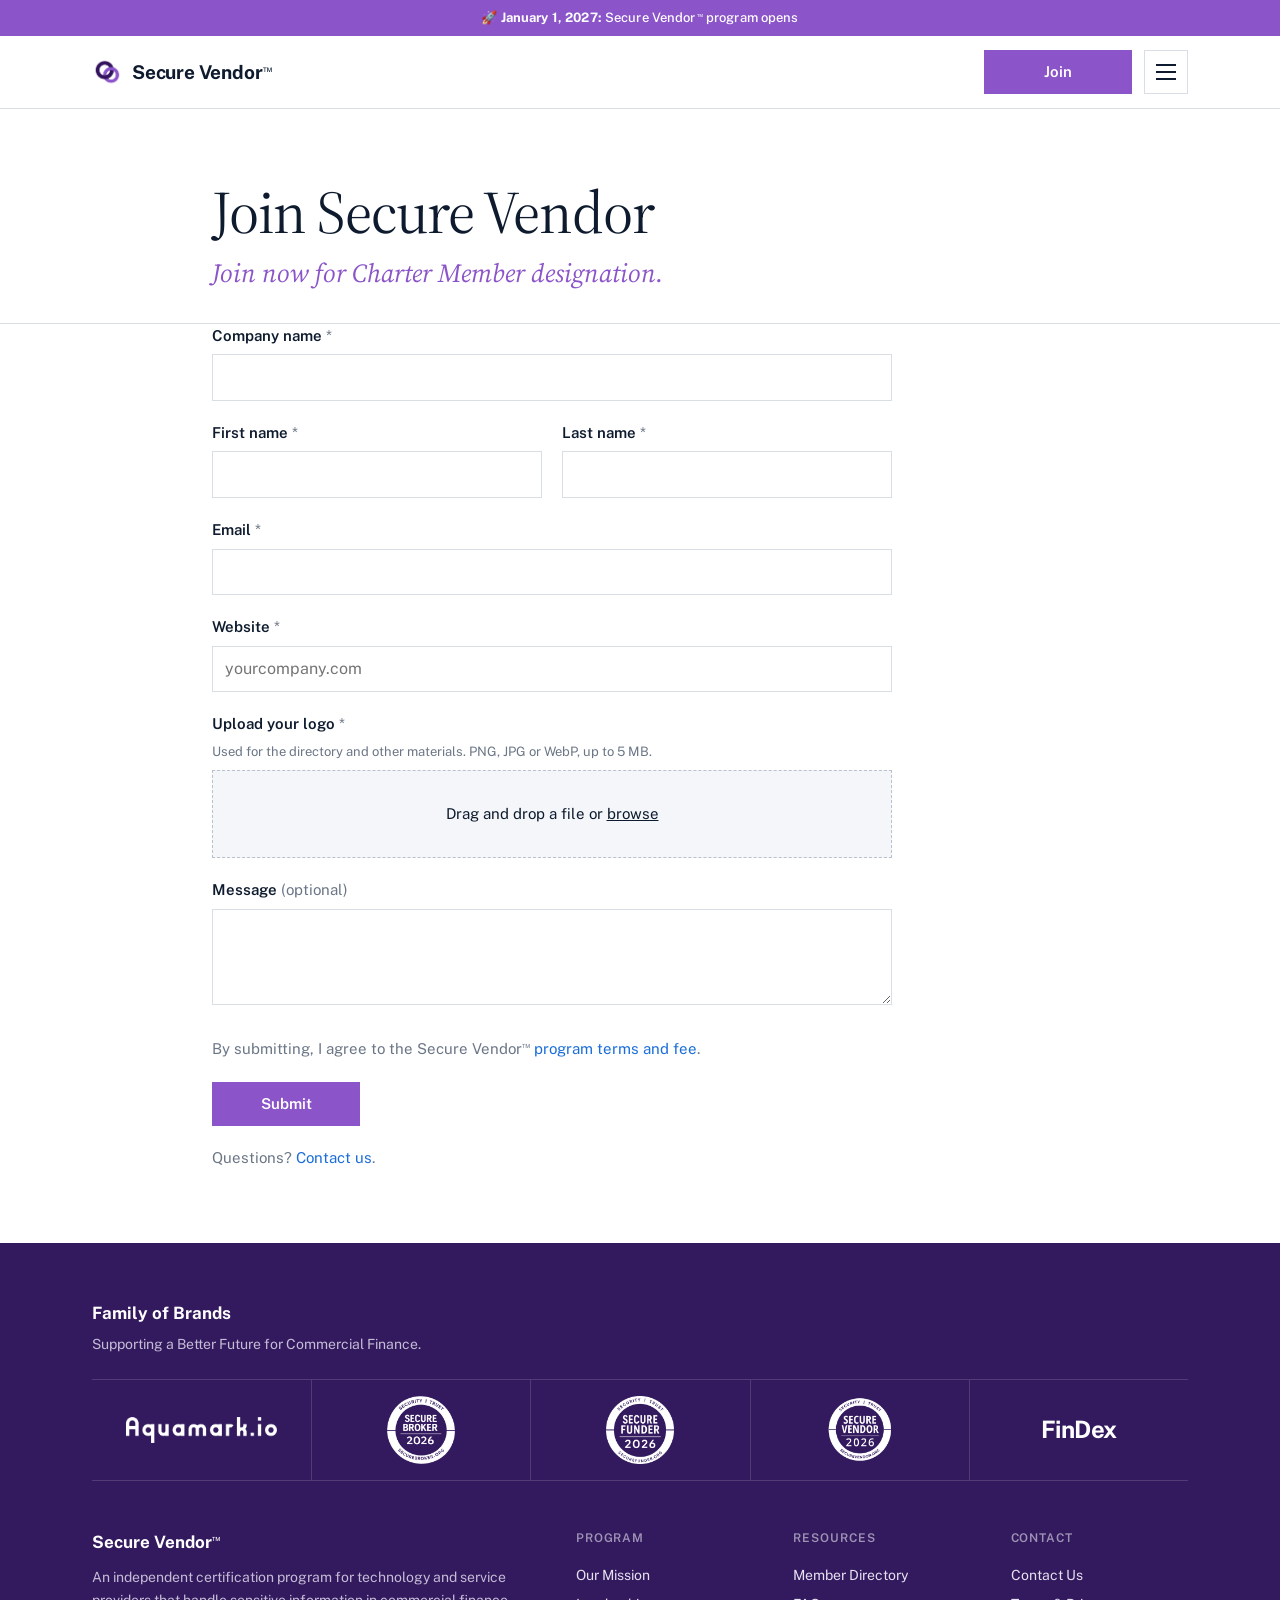
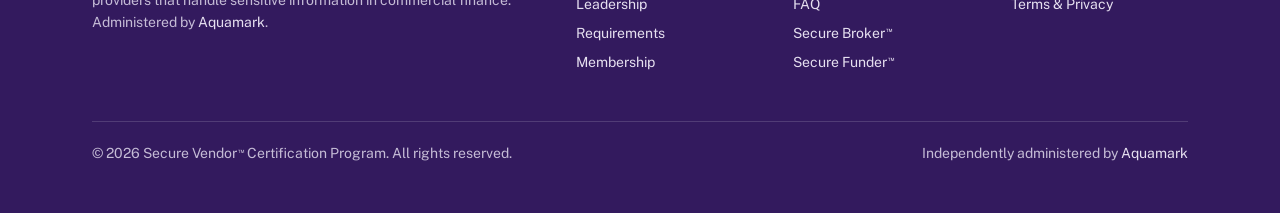
<file: join/index.html>
<!DOCTYPE html>
<html lang="en">
<head>
<meta charset="UTF-8">
<meta name="viewport" content="width=device-width, initial-scale=1.0">
<title>Join — Secure Vendor™</title>
<meta name="description" content="Secure Vendor™ is an independent certification program for technology and service providers that handle sensitive information in commercial finance.">
<meta property="og:title" content="Join — Secure Vendor™">
<meta property="og:description" content="Secure Vendor™ is an independent certification program for technology and service providers that handle sensitive information in commercial finance.">
<meta property="og:type" content="website">
<meta property="og:url" content="https://securevendor.org/join/">
<meta property="og:image" content="https://securevendor.org/og-blank.png">
<link rel="icon" type="image/png" sizes="32x32" href="../vendor-rings.png?v=c6db47a4">
<link rel="apple-touch-icon" sizes="180x180" href="../vendor-rings.png?v=c6db47a4">
<link rel="preconnect" href="https://fonts.googleapis.com">
<link rel="preconnect" href="https://fonts.gstatic.com" crossorigin>
<link href="https://fonts.googleapis.com/css2?family=Public+Sans:wght@400;500;600;700&family=Source+Serif+4:ital,opsz,wght@0,8..60,400;0,8..60,500;0,8..60,600;0,8..60,700;1,8..60,400&display=swap" rel="stylesheet">
<link rel="stylesheet" href="../site.css?v=ae582cf5">
<style>
  .nl-form label { display: block; font-size: 15px; font-weight: 600; color: var(--ink); margin-bottom: 8px; }
  .nl-row { display: flex; gap: 12px; }
  .nl-row input { flex: 1; min-width: 0; font: inherit; font-size: 16px; color: var(--ink); background: #fff; border: 1px solid var(--rule); border-radius: 0; padding: 11px 12px; line-height: 1.4; }
  .nl-row input:focus { outline: none; border-color: var(--accent); box-shadow: 0 0 0 3px rgba(26, 109, 217, .15); }
  .nl-row input[aria-invalid=true] { border-color: #B42318; }
  .nl-row .btn { min-width: 0; flex: none; }
  .nl-row .btn[disabled] { opacity: .65; cursor: progress; }
  .nl-hp { position: absolute; left: -10000px; width: 1px; height: 1px; overflow: hidden; }
  .nl-msg { margin: 12px 0 0; font-size: 15px; }
  .nl-help { margin: 20px 0 0; font-size: 15px; color: var(--muted); }
  .nl-msg.is-error { color: #B42318; }
  .nl-msg.is-ok { color: var(--ink); }
  @media (max-width: 560px) { .nl-row { flex-direction: column; } .nl-row .btn { width: 100%; } }
  .join-only { max-width: 680px; }
  .join-form { display: grid; gap: 20px; }
  .join-form[hidden], .jf-done[hidden] { display: none; }
  .jf-row { display: grid; grid-template-columns: 1fr 1fr; gap: 20px; }
  .jf-field label { display: block; font-size: 15px; font-weight: 600; color: var(--ink); margin-bottom: 6px; }
  .jf-req, .jf-opt { color: var(--muted); font-weight: 400; }
  .jf-hint { margin: -2px 0 8px; font-size: 13px; color: var(--muted); }
  .jf-field input[type=text], .jf-field input[type=email], .jf-field textarea { width: 100%; font: inherit; font-size: 16px; color: var(--ink); background: #fff;
    border: 1px solid var(--rule); border-radius: 0; padding: 11px 12px; line-height: 1.4; }
  .jf-field textarea { resize: vertical; min-height: 96px; }
  .jf-field input:focus, .jf-field textarea:focus { outline: none; border-color: var(--accent); box-shadow: 0 0 0 3px rgba(139, 84, 201, .18); }
  .jf-field input[aria-invalid=true] { border-color: #B42318; }
  .jf-drop { position: relative; display: flex !important; align-items: center; justify-content: center; min-height: 88px; padding: 18px; margin: 0 !important;
    border: 1px dashed #B8C1CC; background: var(--band); color: var(--text); font-weight: 400 !important; font-size: 15px !important; text-align: center; cursor: pointer; }
  .jf-drop:hover, .jf-drop.is-over { border-color: var(--accent); background: #F5F0FB; }
  .jf-drop.has-file { border-style: solid; color: var(--ink); }
  .jf-drop.is-invalid { border-color: #B42318; }
  .jf-drop input { position: absolute; inset: 0; opacity: 0; cursor: pointer; }
  .jf-drop:focus-within { outline: 2px solid var(--link); outline-offset: 3px; }
  .jf-hp { position: absolute; left: -10000px; width: 1px; height: 1px; overflow: hidden; }
  .jf-terms { margin: 4px 0 0; font-size: 15px; color: var(--muted); }
  .jf-terms sup { font-size: 9px; }
  .jf-error { margin: 0; padding: 12px 14px; border-left: 3px solid #B42318; background: #FEF3F2; color: #7A271A; font-size: 15px; }
  .jf-submit { justify-self: start; }
  .jf-submit[disabled] { opacity: .65; cursor: progress; }
  .jf-done { padding: 28px 30px; border: 1px solid var(--rule); background: var(--band); }
  .jf-done:focus { outline: none; }
  .jf-done h2 { font-size: 28px; margin-bottom: 10px; }
  .jf-done p { margin: 0; }
  @media (max-width: 560px) { .jf-row { grid-template-columns: 1fr; } }
  #charterNote[hidden] { display: none; }
  .charter-line { margin: 12px 0 0; font-family: var(--serif); font-style: italic; font-size: 26px; line-height: 1.3; color: var(--purple); }
  @media (max-width: 560px) { .charter-line { font-size: 22px; } }
</style>
</head>
<body>


<header class="nav">
  <div class="announce">🚀 <strong>January 1, 2027:</strong> Secure Vendor<sup class="tm">&trade;</sup> program opens</div>
  <div class="wrap">
    <a class="nav-logo" href="../" aria-label="Secure Vendor home"><img src="../vendor-rings.png?v=c6db47a4" alt=""><span>Secure Vendor<sup>&trade;</sup></span></a>
    <nav class="nav-links" aria-label="Primary">
      <a href="../program-guidelines/" target="_blank" rel="noopener">Requirements</a>
      <a href="../#faq">FAQs</a>
      <a href="../#press">News</a>
      <a href="../directory/">Directory</a>
      <a href="https://securebroker.org" target="_blank" rel="noopener noreferrer">Broker Program</a>
      <a href="https://securefunder.org" target="_blank" rel="noopener noreferrer">Funder Program</a>
      <a href="../contact/">Contact</a>
    </nav>
    <div class="nav-actions">
      <a class="btn" href="../join/">Join</a>
      <button class="nav-toggle" type="button" aria-expanded="false" aria-controls="mobileMenu" aria-label="Open menu"><span></span><span></span><span></span></button>
    </div>
  </div>
  <div class="mobile-menu" id="mobileMenu">
    <a href="../">Home</a>
    <a href="../program-guidelines/" target="_blank" rel="noopener">Requirements</a>
    <a href="../#faq">FAQs</a>
    <a href="../#press">News</a>
    <a href="../directory/">Directory</a>
    <a href="https://securebroker.org" target="_blank" rel="noopener noreferrer">Broker Program</a>
    <a href="https://securefunder.org" target="_blank" rel="noopener noreferrer">Funder Program</a>
    <a href="../contact/">Contact</a>
  </div>
</header>

<main>

  <section class="page-head">
    <div class="rq-wrap">
      <h1>Join Secure Vendor</h1>
      <p class="charter-line" id="charterNote">Join now for Charter Member designation.</p>
    </div>
  </section>

  <section class="rq-block rq-tight">
    <div class="rq-wrap">
      <div class="join-only">
        <form class="join-form" id="joinForm" novalidate>
          <div class="jf-field">
            <label for="jf-company">Company name <span class="jf-req" aria-hidden="true">*</span></label>
            <input id="jf-company" name="company_name" type="text" autocomplete="organization" maxlength="200" required>
          </div>
          <div class="jf-row">
            <div class="jf-field">
              <label for="jf-first">First name <span class="jf-req" aria-hidden="true">*</span></label>
              <input id="jf-first" name="first_name" type="text" autocomplete="given-name" maxlength="100" required>
            </div>
            <div class="jf-field">
              <label for="jf-last">Last name <span class="jf-req" aria-hidden="true">*</span></label>
              <input id="jf-last" name="last_name" type="text" autocomplete="family-name" maxlength="100" required>
            </div>
          </div>
          <div class="jf-field">
            <label for="jf-email">Email <span class="jf-req" aria-hidden="true">*</span></label>
            <input id="jf-email" name="email" type="email" autocomplete="email" maxlength="254" required>
          </div>
          <div class="jf-field">
            <label for="jf-website">Website <span class="jf-req" aria-hidden="true">*</span></label>
            <input id="jf-website" name="website" type="text" inputmode="url" autocomplete="url" placeholder="yourcompany.com" maxlength="300" required>
          </div>
          <div class="jf-field">
            <label for="jf-logo">Upload your logo <span class="jf-req" aria-hidden="true">*</span></label>
            <p class="jf-hint" id="jf-logo-hint">Used for the directory and other materials. PNG, JPG or WebP, up to 5 MB.</p>
            <label class="jf-drop" id="jf-drop" for="jf-logo">
              <input id="jf-logo" name="logo" type="file" accept="image/png,image/jpeg,image/webp" aria-describedby="jf-logo-hint" required>
              <span class="jf-drop-text" id="jf-drop-text">Drag and drop a file or <u>browse</u></span>
            </label>
          </div>
          <div class="jf-field">
            <label for="jf-message">Message <span class="jf-opt">(optional)</span></label>
            <textarea id="jf-message" name="message" rows="3" maxlength="2000"></textarea>
          </div>
          <div class="jf-hp" aria-hidden="true">
            <label for="jf-fax">Fax</label>
            <input id="jf-fax" name="fax" type="text" tabindex="-1" autocomplete="off">
          </div>
          <input type="hidden" name="t" id="jf-t">
          <p class="jf-terms">By submitting, I agree to the Secure Vendor<sup>&trade;</sup> <a href="../terms-privacy/">program terms and fee</a>.</p>
          <p class="jf-error" id="jf-error" role="alert" hidden></p>
          <button class="btn jf-submit" type="submit" id="jf-submit">Submit</button>
        </form>
        <div class="jf-done" id="joinDone" hidden tabindex="-1">
          <h2>Welcome to Secure Vendor</h2>
          <p>Thank you for joining. Check your email in a few minutes for your payment link and next steps.</p>
        </div>
        <p class="nl-help">Questions? <a href="../contact/">Contact us</a>.</p>
      </div>
    </div>
  </section>

</main>

<script>
  (function () {
    var ENDPOINT = 'https://portal.securefunder.org/vendor/join';
    var form = document.getElementById('joinForm'), done = document.getElementById('joinDone');
    var btn = document.getElementById('jf-submit'), err = document.getElementById('jf-error');
    var file = document.getElementById('jf-logo'), drop = document.getElementById('jf-drop'), dropText = document.getElementById('jf-drop-text');
    var MAX = 5 * 1024 * 1024, TYPES = ['image/png', 'image/jpeg', 'image/webp'];
    document.getElementById('jf-t').value = String(Date.now());
    // Charter note: only for sign-ups in 2026 (Pacific time).
    var cn = document.getElementById('charterNote');
    if (cn && new Date().toLocaleDateString('en-CA', { timeZone: 'America/Los_Angeles' }) >= '2027-01-01') cn.hidden = true;

    function showError(msg) { err.textContent = msg; err.hidden = false; }
    function clearError() { err.hidden = true; err.textContent = ''; }
    function logoProblem(f) {
      if (!f) return 'Please add your logo.';
      if (TYPES.indexOf(f.type) === -1) return 'Your logo must be a PNG, JPG or WebP image.';
      if (f.size > MAX) return 'Your logo must be 5 MB or smaller.';
      return '';
    }
    function showFile() {
      var f = file.files[0];
      drop.classList.toggle('has-file', !!f);
      drop.classList.remove('is-invalid');
      dropText.innerHTML = '';
      if (f) dropText.textContent = f.name;
      else dropText.innerHTML = 'Drag and drop a file or <u>browse</u>';
    }
    file.addEventListener('change', showFile);
    ['dragenter', 'dragover'].forEach(function (ev) { drop.addEventListener(ev, function (e) { e.preventDefault(); drop.classList.add('is-over'); }); });
    ['dragleave', 'drop'].forEach(function (ev) { drop.addEventListener(ev, function () { drop.classList.remove('is-over'); }); });
    drop.addEventListener('drop', function (e) {
      e.preventDefault();
      if (e.dataTransfer && e.dataTransfer.files.length) { file.files = e.dataTransfer.files; showFile(); }
    });
    form.addEventListener('input', function (e) { if (e.target.getAttribute('aria-invalid')) e.target.removeAttribute('aria-invalid'); });

    form.addEventListener('submit', function (e) {
      e.preventDefault();
      clearError();
      var firstBad = null;
      ['jf-company', 'jf-first', 'jf-last', 'jf-email', 'jf-website'].forEach(function (id) {
        var el = document.getElementById(id), ok = el.value.trim() !== '' && (el.type !== 'email' || /^[^\s@]+@[^\s@]+\.[a-z]{2,}$/i.test(el.value.trim()));
        if (ok) el.removeAttribute('aria-invalid'); else { el.setAttribute('aria-invalid', 'true'); firstBad = firstBad || el; }
      });
      var lp = logoProblem(file.files[0]);
      if (lp) drop.classList.add('is-invalid');
      if (firstBad || lp) {
        showError(firstBad ? 'Please fill in the required fields' + (firstBad.id === 'jf-email' && firstBad.value.trim() ? ' and check your email address.' : '.') : lp);
        (firstBad || file).focus();
        return;
      }
      btn.disabled = true; btn.textContent = 'Submitting\u2026';
      fetch(ENDPOINT, { method: 'POST', body: new FormData(form) })
        .then(function (r) { return r.json().catch(function () { return { ok: false }; }); })
        .then(function (data) {
          if (data && data.ok) { form.hidden = true; done.hidden = false; done.focus(); window.scrollTo({ top: 0, behavior: 'smooth' }); return; }
          showError((data && data.error) || 'Something went wrong. Please try again.');
          btn.disabled = false; btn.textContent = 'Submit';
        })
        .catch(function () {
          showError('We couldn\u2019t reach the server. Please check your connection and try again.');
          btn.disabled = false; btn.textContent = 'Submit';
        });
    });
  })();
</script>

<footer class="site-foot">
  <div class="wrap">
    <section class="fob" aria-labelledby="fob-title">
      <h2 id="fob-title" class="fob-title">Family of Brands</h2>
      <p class="fob-sub">Supporting a Better Future for Commercial Finance.</p>
      <ul class="fob-row">
        <li><a href="https://aquamark.io" target="_blank" rel="noopener noreferrer" aria-label="Aquamark homepage"><img class="fob-full" src="../family-of-brands/aquamark.png?v=88b38f06" alt="Aquamark"></a></li>
        <li><a href="https://securebroker.org" target="_blank" rel="noopener noreferrer" aria-label="Secure Broker homepage"><img class="fob-badge" src="../family-of-brands/secure-broker-badge.png?v=c771e2e2" alt="Secure Broker certified badge"></a></li>
        <li><a href="https://securefunder.org" target="_blank" rel="noopener noreferrer" aria-label="Secure Funder homepage"><img class="fob-badge" src="../family-of-brands/secure-funder-badge.png?v=cc587128" alt="Secure Funder certified badge"></a></li>
        <li><a href="../" aria-label="Secure Vendor homepage"><img class="fob-badge" src="../family-of-brands/secure-vendor-badge.png?v=2ccc2c30" alt="Secure Vendor certified badge"></a></li>
        <li><a href="https://joinfindex.com" target="_blank" rel="noopener noreferrer" aria-label="FinDex homepage"><span class="fob-findex">FinDex</span></a></li>
      </ul>
    </section>
    <div class="foot-grid">
      <div>
        <p class="foot-brand">Secure Vendor<sup>&trade;</sup></p>
        <p>An independent certification program for technology and service providers that handle sensitive information in commercial finance. Administered by <a href="https://aquamark.io" target="_blank" rel="noopener noreferrer">Aquamark</a>.</p>
      </div>
      <div class="foot-col">
        <h4>Program</h4>
        <a href="../#about">Our Mission</a>
        <a href="../#leadership">Leadership</a>
        <a href="../program-guidelines/">Requirements</a>
        <a href="../#membership">Membership</a>
      </div>
      <div class="foot-col">
        <h4>Resources</h4>
        <a href="../directory/">Member Directory</a>
        <a href="../#faq">FAQ</a>
        <a href="https://securebroker.org" target="_blank" rel="noopener noreferrer">Secure Broker<sup class="tm">&trade;</sup></a>
        <a href="https://securefunder.org" target="_blank" rel="noopener noreferrer">Secure Funder<sup class="tm">&trade;</sup></a>
      </div>
      <div class="foot-col">
        <h4>Contact</h4>
        <a href="../contact/">Contact Us</a>
        <a href="../terms-privacy/">Terms &amp; Privacy</a>
      </div>
    </div>
    <div class="foot-bottom">
      <span>&copy; 2026 Secure Vendor<sup class="tm">&trade;</sup> Certification Program. All rights reserved.</span>
      <span>Independently administered by <a href="https://aquamark.io" target="_blank" rel="noopener noreferrer">Aquamark</a></span>
    </div>
  </div>
</footer>

<script>
  (function () {
    var t = document.querySelector('.nav-toggle'), m = document.getElementById('mobileMenu');
    function set(o) { m.classList.toggle('open', o); t.classList.toggle('is-open', o); t.setAttribute('aria-expanded', o); t.setAttribute('aria-label', o ? 'Close menu' : 'Open menu'); }
    t.addEventListener('click', function (e) { e.stopPropagation(); set(!m.classList.contains('open')); });
    m.querySelectorAll('a').forEach(function (a) { a.addEventListener('click', function () { set(false); }); });
    document.addEventListener('click', function (e) { if (m.classList.contains('open') && !m.contains(e.target)) set(false); });
    document.addEventListener('keydown', function (e) { if (e.key === 'Escape') set(false); });
  })();
</script>


</body>
</html>
</file>
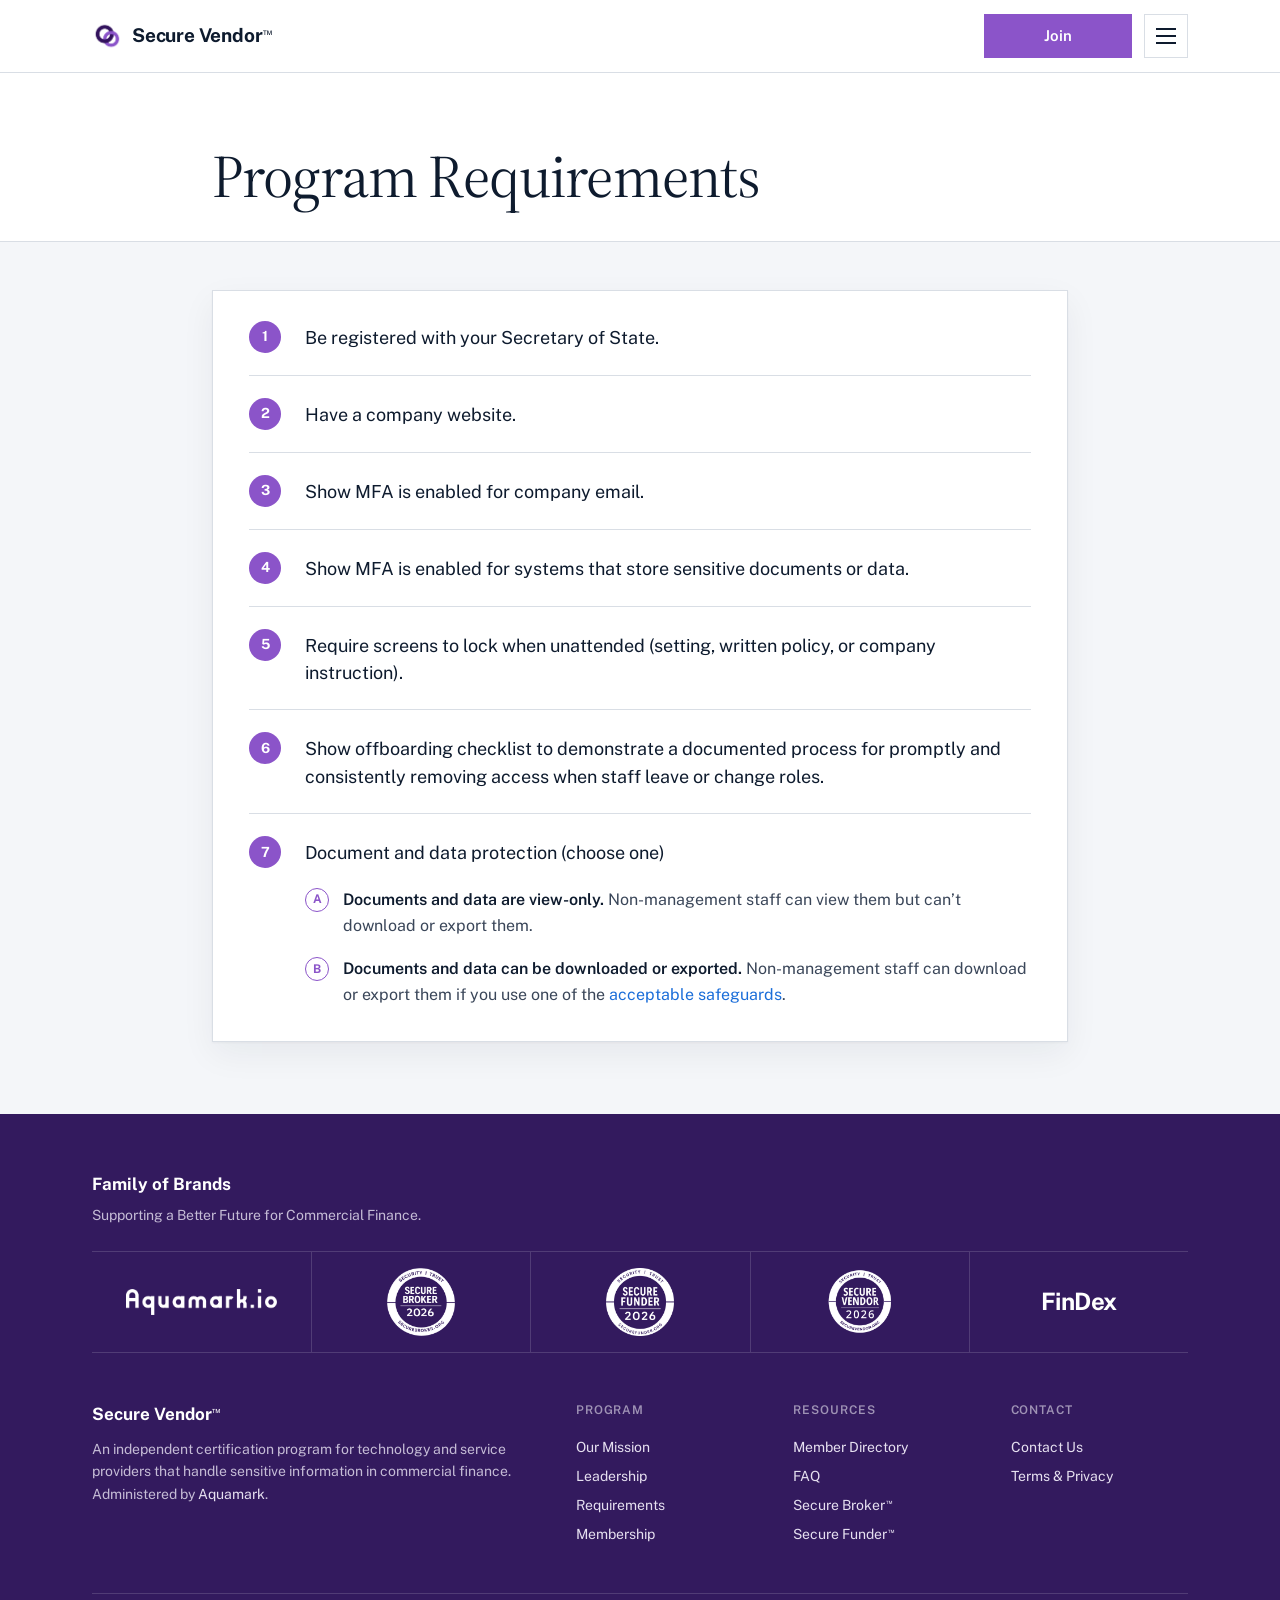
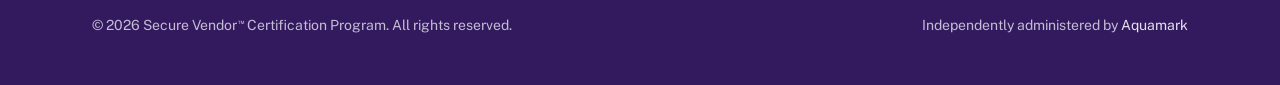
<file: program-guidelines/index.html>
<!DOCTYPE html>
<html lang="en">
<head>
<meta charset="UTF-8">
<meta name="viewport" content="width=device-width, initial-scale=1.0">
<title>Program Requirements — Secure Vendor™</title>
<meta name="description" content="Secure Vendor™ is an independent certification program for technology and service providers that handle sensitive information in commercial finance.">
<meta property="og:title" content="Program Requirements — Secure Vendor™">
<meta property="og:description" content="Secure Vendor™ is an independent certification program for technology and service providers that handle sensitive information in commercial finance.">
<meta property="og:type" content="website">
<meta property="og:url" content="https://securevendor.org/program-guidelines/">
<meta property="og:image" content="https://securevendor.org/og-blank.png">
<link rel="icon" type="image/png" sizes="32x32" href="../vendor-rings.png?v=c6db47a4">
<link rel="apple-touch-icon" sizes="180x180" href="../vendor-rings.png?v=c6db47a4">
<link rel="preconnect" href="https://fonts.googleapis.com">
<link rel="preconnect" href="https://fonts.gstatic.com" crossorigin>
<link href="https://fonts.googleapis.com/css2?family=Public+Sans:wght@400;500;600;700&family=Source+Serif+4:opsz,wght@8..60,400;8..60,500;8..60,600;8..60,700&display=swap" rel="stylesheet">
<link rel="stylesheet" href="../site.css?v=ae582cf5">
</head>
<body>


<header class="nav">
  <div class="wrap">
    <a class="nav-logo" href="../" aria-label="Secure Vendor home"><img src="../vendor-rings.png?v=c6db47a4" alt=""><span>Secure Vendor<sup>&trade;</sup></span></a>
    <nav class="nav-links" aria-label="Primary">
      <a href="../#faq">FAQs</a>
      <a href="../#press">News</a>
      <a href="../directory/">Directory</a>
      <a href="https://securebroker.org" target="_blank" rel="noopener noreferrer">Broker Program</a>
      <a href="https://securefunder.org" target="_blank" rel="noopener noreferrer">Funder Program</a>
      <a href="../contact/">Contact</a>
    </nav>
    <div class="nav-actions">
      <a class="btn" href="../join/">Join</a>
      <button class="nav-toggle" type="button" aria-expanded="false" aria-controls="mobileMenu" aria-label="Open menu"><span></span><span></span><span></span></button>
    </div>
  </div>
  <div class="mobile-menu" id="mobileMenu">
    <a href="../">Home</a>
    <a href="../#faq">FAQs</a>
    <a href="../#press">News</a>
    <a href="../directory/">Directory</a>
    <a href="https://securebroker.org" target="_blank" rel="noopener noreferrer">Broker Program</a>
    <a href="https://securefunder.org" target="_blank" rel="noopener noreferrer">Funder Program</a>
    <a href="../contact/">Contact</a>
  </div>
</header>

<main>

  <section class="page-head">
    <div class="rq-wrap">
      <h1>Program Requirements</h1>
    </div>
  </section>

  <section class="rq-block req-band">
    <div class="rq-wrap">
      <ol class="req-list">
        <li><span class="req-n">1</span><span class="req-t">Be registered with your Secretary of State.</span></li>
        <li><span class="req-n">2</span><span class="req-t">Have a company website.</span></li>
        <li><span class="req-n">3</span><span class="req-t">Show MFA is enabled for company email.</span></li>
        <li><span class="req-n">4</span><span class="req-t">Show MFA is enabled for systems that store sensitive documents or data.</span></li>
        <li><span class="req-n">5</span><span class="req-t">Require screens to lock when unattended (setting, written policy, or company instruction).</span></li>
        <li><span class="req-n">6</span><span class="req-t">Show offboarding checklist to demonstrate a documented process for promptly and consistently removing access when staff leave or change roles.</span></li>
        <li><span class="req-n">7</span><div class="req-t">Document and data protection (choose one)
          <div class="req-opts">
            <div class="req-opt"><span class="opt-k">A</span><div><strong>Documents and data are view-only.</strong> Non-management staff can view them but can&rsquo;t download or export them.</div></div>
            <div class="req-opt"><span class="opt-k">B</span><div><strong>Documents and data can be downloaded or exported.</strong> Non-management staff can download or export them if you use one of the <a href="../download-safeguards/">acceptable safeguards</a>.</div></div>
          </div>
        </div></li>
      </ol>
    </div>
  </section>

</main>

<footer class="site-foot">
  <div class="wrap">
    <section class="fob" aria-labelledby="fob-title">
      <h2 id="fob-title" class="fob-title">Family of Brands</h2>
      <p class="fob-sub">Supporting a Better Future for Commercial Finance.</p>
      <ul class="fob-row">
        <li><a href="https://aquamark.io" target="_blank" rel="noopener noreferrer" aria-label="Aquamark homepage"><img class="fob-full" src="../family-of-brands/aquamark.png?v=88b38f06" alt="Aquamark"></a></li>
        <li><a href="https://securebroker.org" target="_blank" rel="noopener noreferrer" aria-label="Secure Broker homepage"><img class="fob-badge" src="../family-of-brands/secure-broker-badge.png?v=c771e2e2" alt="Secure Broker certified badge"></a></li>
        <li><a href="https://securefunder.org" target="_blank" rel="noopener noreferrer" aria-label="Secure Funder homepage"><img class="fob-badge" src="../family-of-brands/secure-funder-badge.png?v=cc587128" alt="Secure Funder certified badge"></a></li>
        <li><a href="../" aria-label="Secure Vendor homepage"><img class="fob-badge" src="../family-of-brands/secure-vendor-badge.png?v=2ccc2c30" alt="Secure Vendor certified badge"></a></li>
        <li><a href="https://joinfindex.com" target="_blank" rel="noopener noreferrer" aria-label="FinDex homepage"><span class="fob-findex">FinDex</span></a></li>
      </ul>
    </section>
    <div class="foot-grid">
      <div>
        <p class="foot-brand">Secure Vendor<sup>&trade;</sup></p>
        <p>An independent certification program for technology and service providers that handle sensitive information in commercial finance. Administered by <a href="https://aquamark.io" target="_blank" rel="noopener noreferrer">Aquamark</a>.</p>
      </div>
      <div class="foot-col">
        <h4>Program</h4>
        <a href="../#about">Our Mission</a>
        <a href="../#leadership">Leadership</a>
        <a href="../program-guidelines/">Requirements</a>
        <a href="../#membership">Membership</a>
      </div>
      <div class="foot-col">
        <h4>Resources</h4>
        <a href="../directory/">Member Directory</a>
        <a href="../#faq">FAQ</a>
        <a href="https://securebroker.org" target="_blank" rel="noopener noreferrer">Secure Broker<sup class="tm">&trade;</sup></a>
        <a href="https://securefunder.org" target="_blank" rel="noopener noreferrer">Secure Funder<sup class="tm">&trade;</sup></a>
      </div>
      <div class="foot-col">
        <h4>Contact</h4>
        <a href="../contact/">Contact Us</a>
        <a href="../terms-privacy/">Terms &amp; Privacy</a>
      </div>
    </div>
    <div class="foot-bottom">
      <span>&copy; 2026 Secure Vendor<sup class="tm">&trade;</sup> Certification Program. All rights reserved.</span>
      <span>Independently administered by <a href="https://aquamark.io" target="_blank" rel="noopener noreferrer">Aquamark</a></span>
    </div>
  </div>
</footer>

<script>
  (function () {
    var t = document.querySelector('.nav-toggle'), m = document.getElementById('mobileMenu');
    function set(o) { m.classList.toggle('open', o); t.classList.toggle('is-open', o); t.setAttribute('aria-expanded', o); t.setAttribute('aria-label', o ? 'Close menu' : 'Open menu'); }
    t.addEventListener('click', function (e) { e.stopPropagation(); set(!m.classList.contains('open')); });
    m.querySelectorAll('a').forEach(function (a) { a.addEventListener('click', function () { set(false); }); });
    document.addEventListener('click', function (e) { if (m.classList.contains('open') && !m.contains(e.target)) set(false); });
    document.addEventListener('keydown', function (e) { if (e.key === 'Escape') set(false); });
  })();
</script>


</body>
</html>
</file>
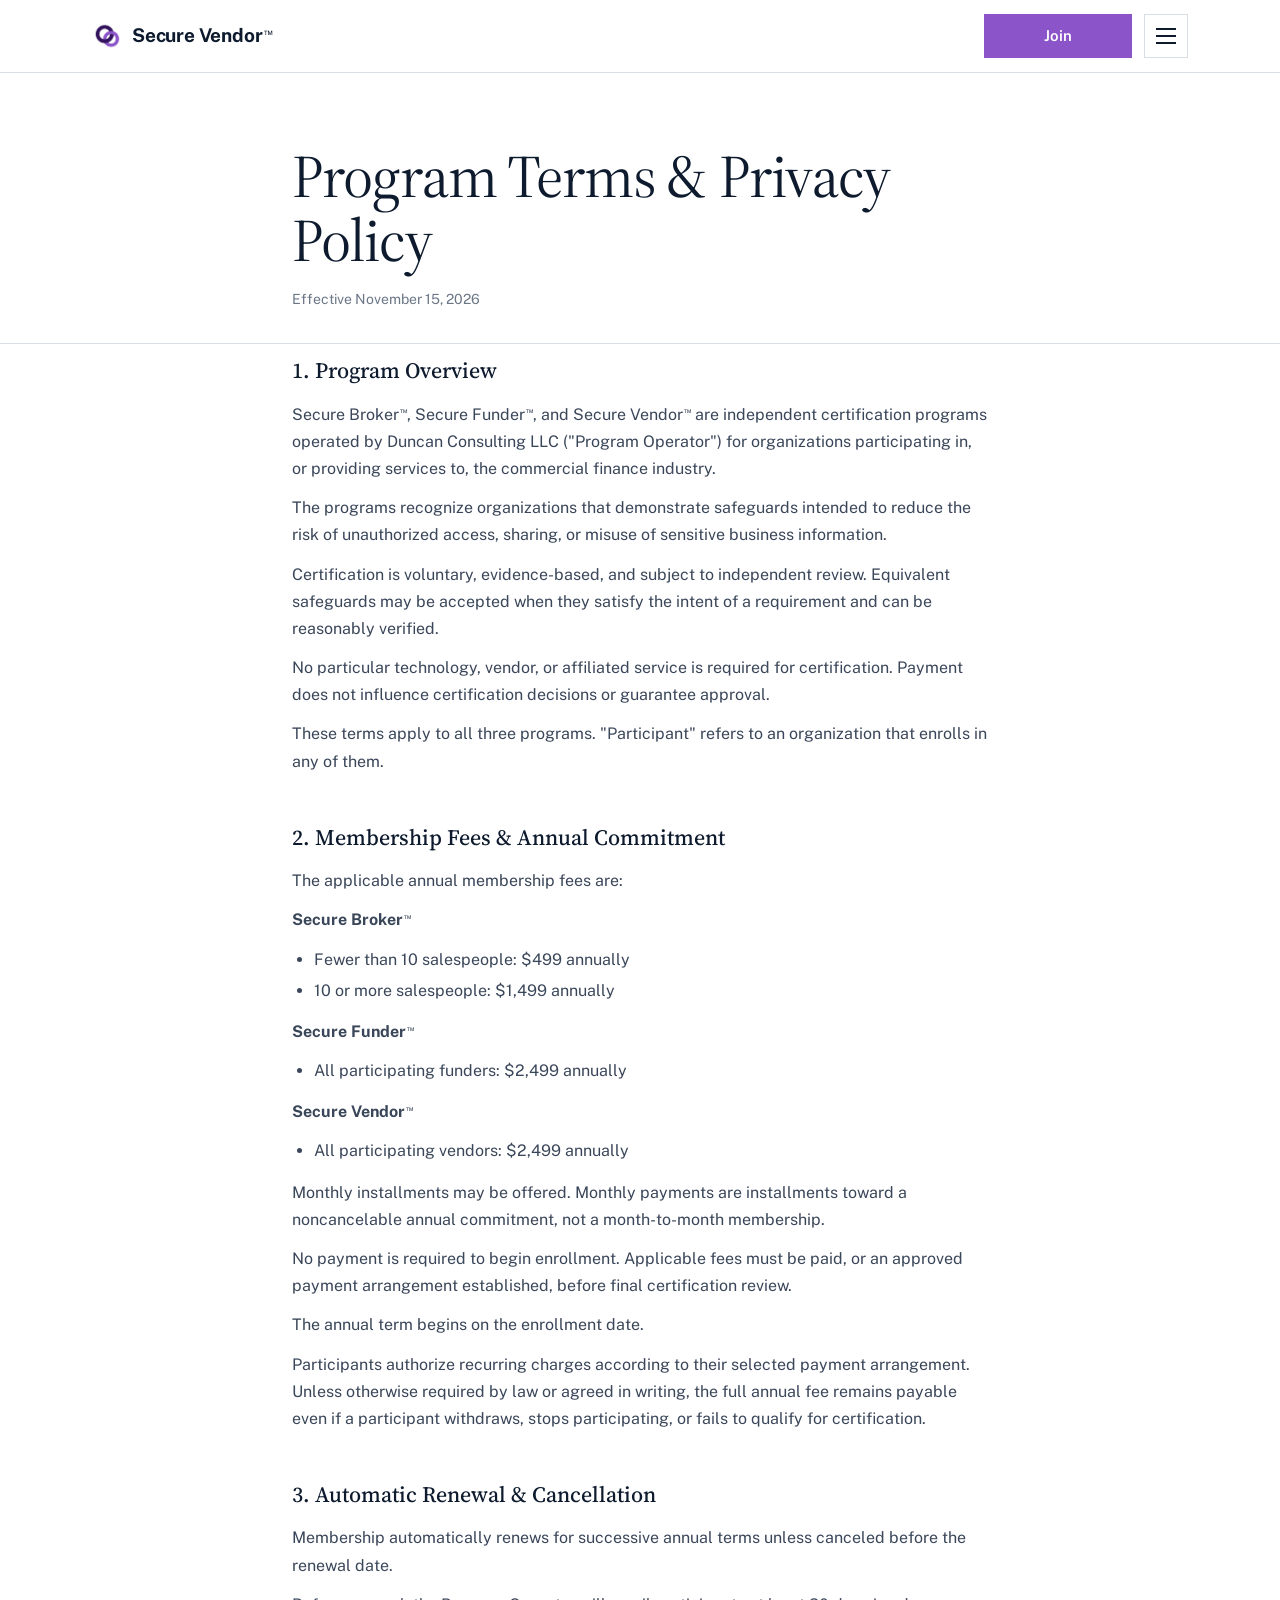
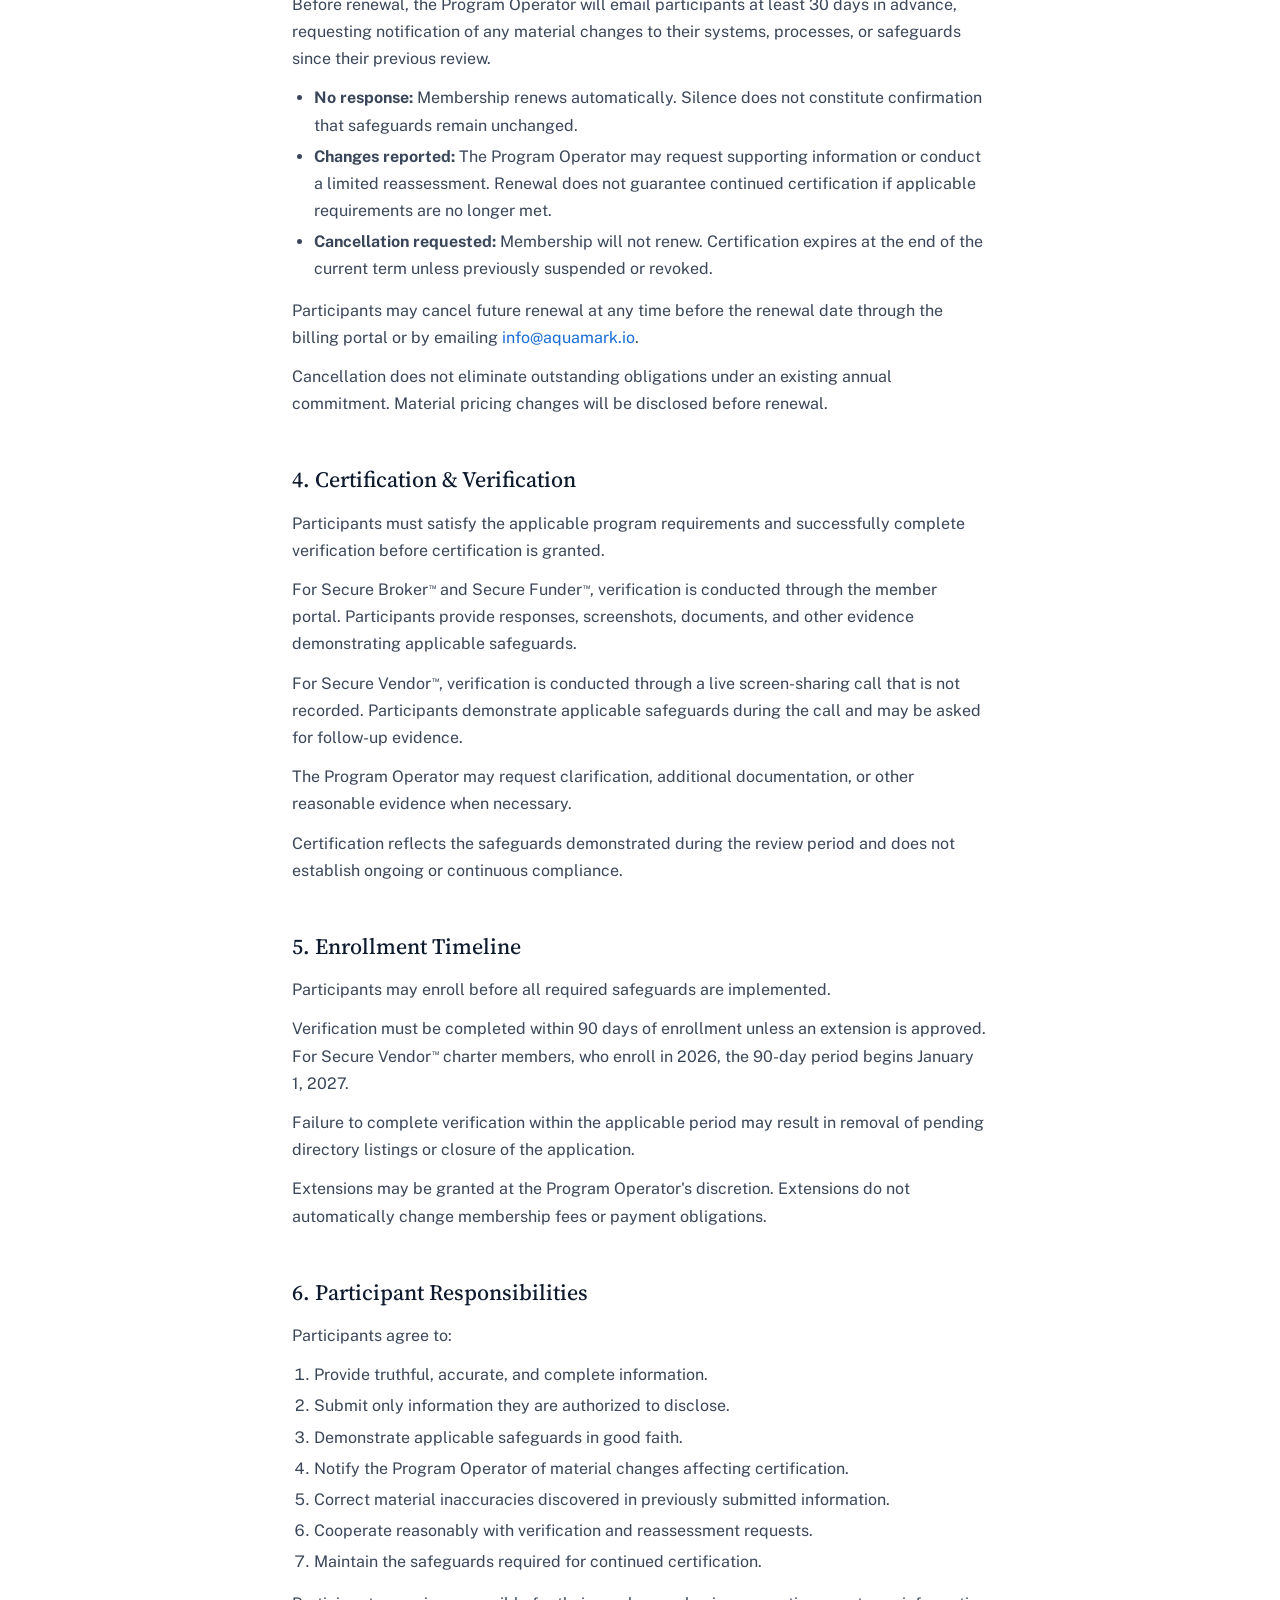
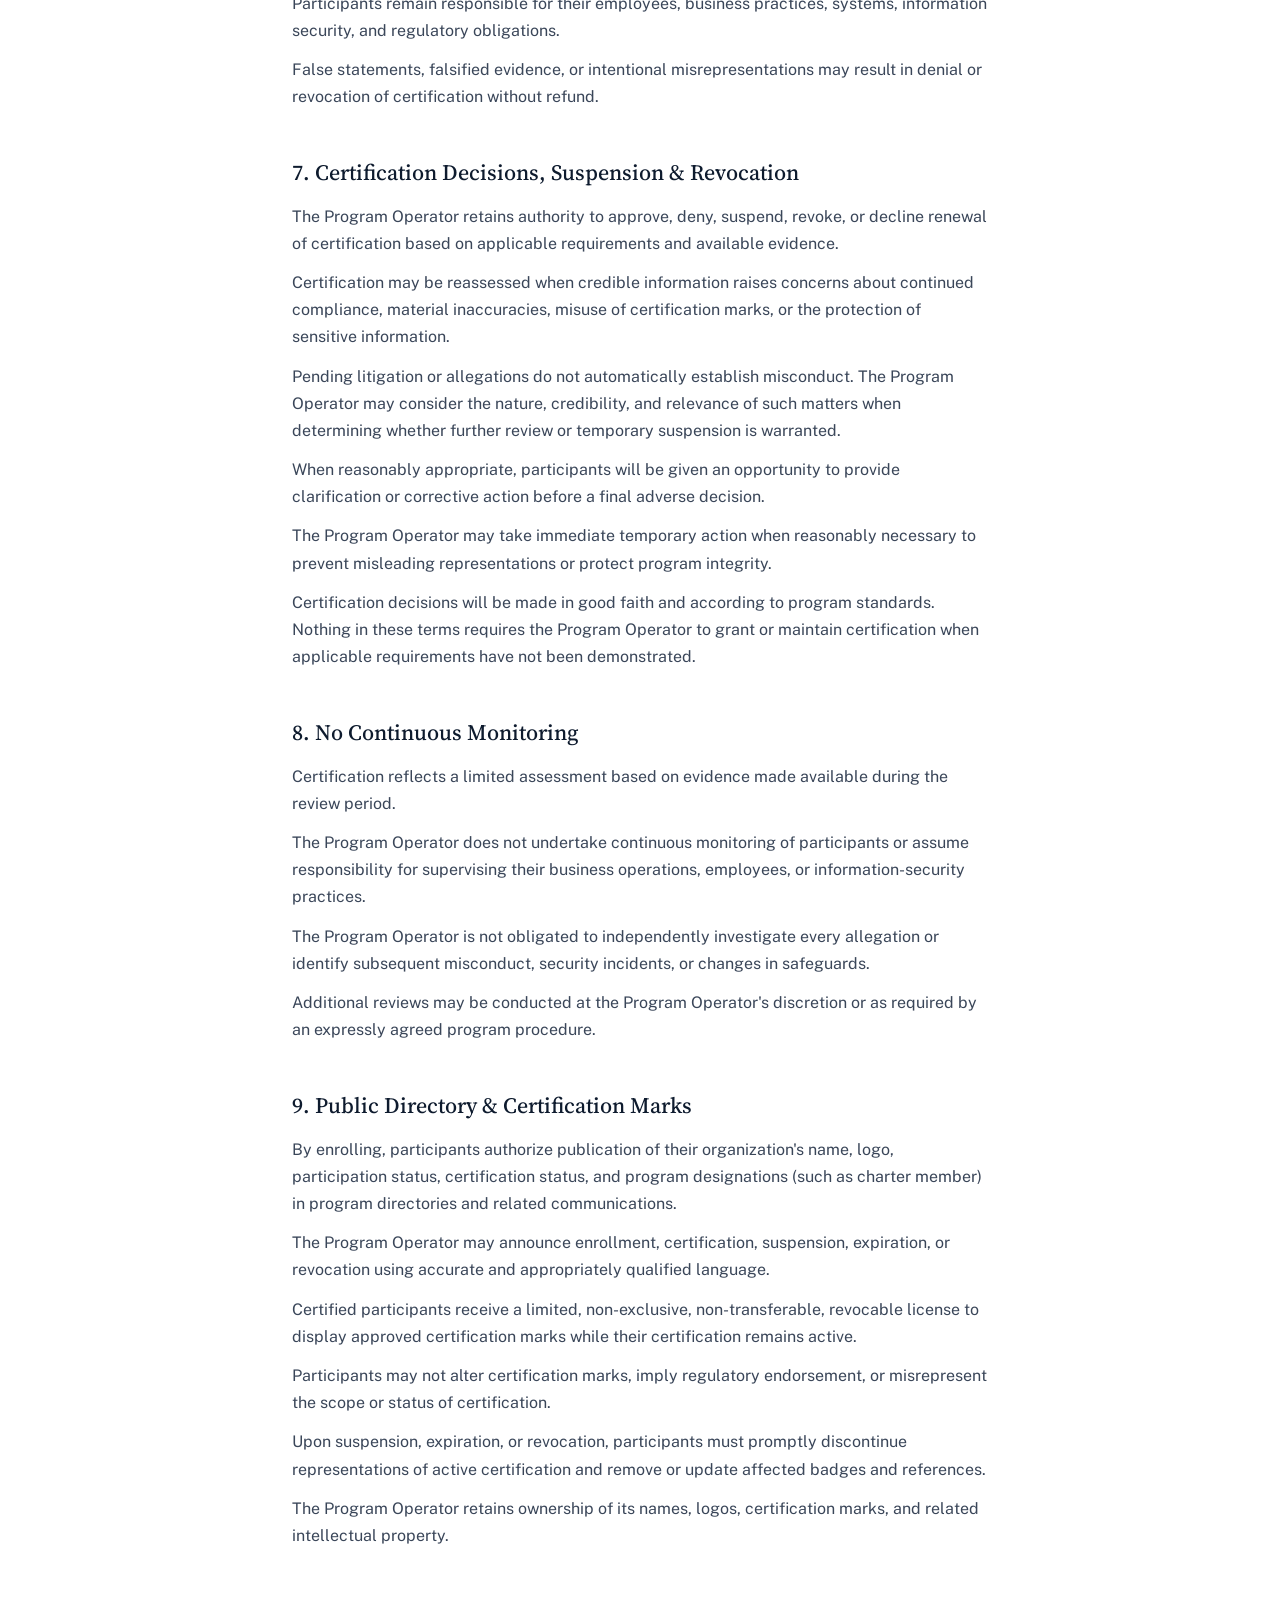
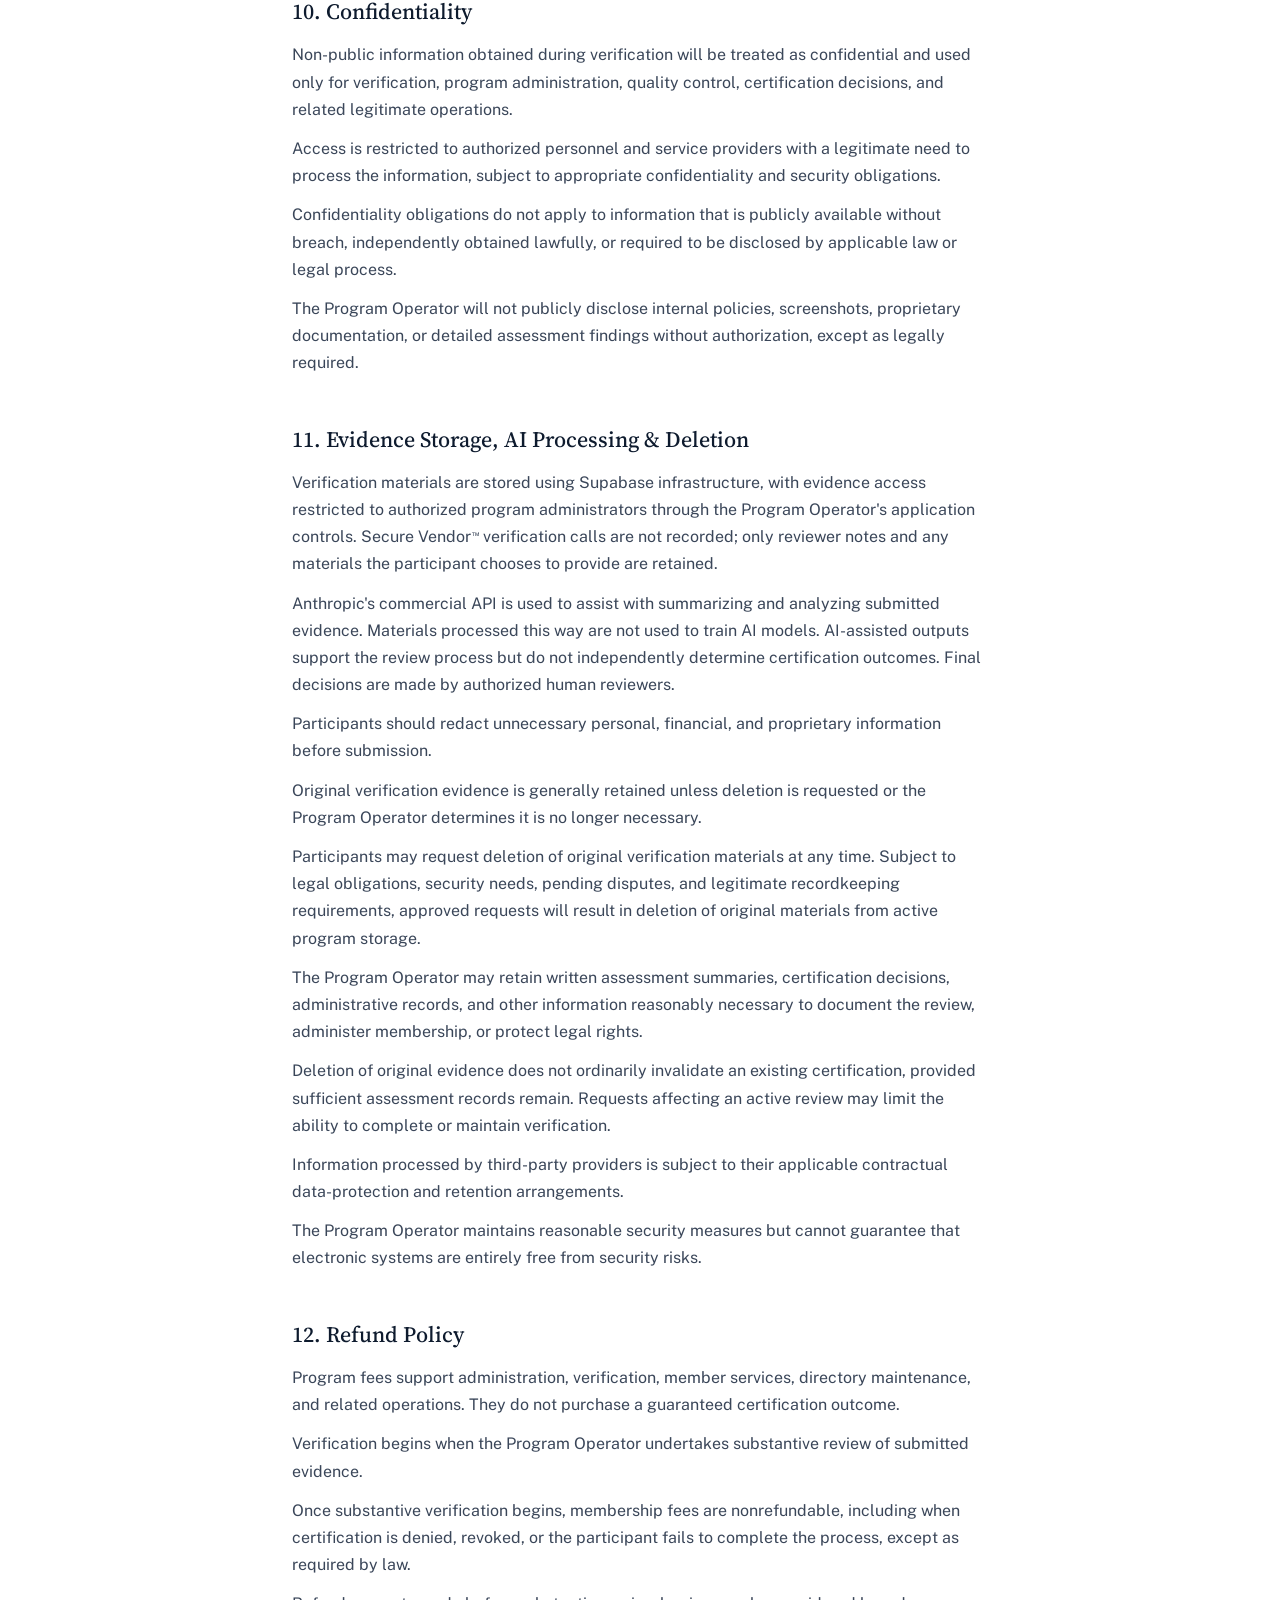
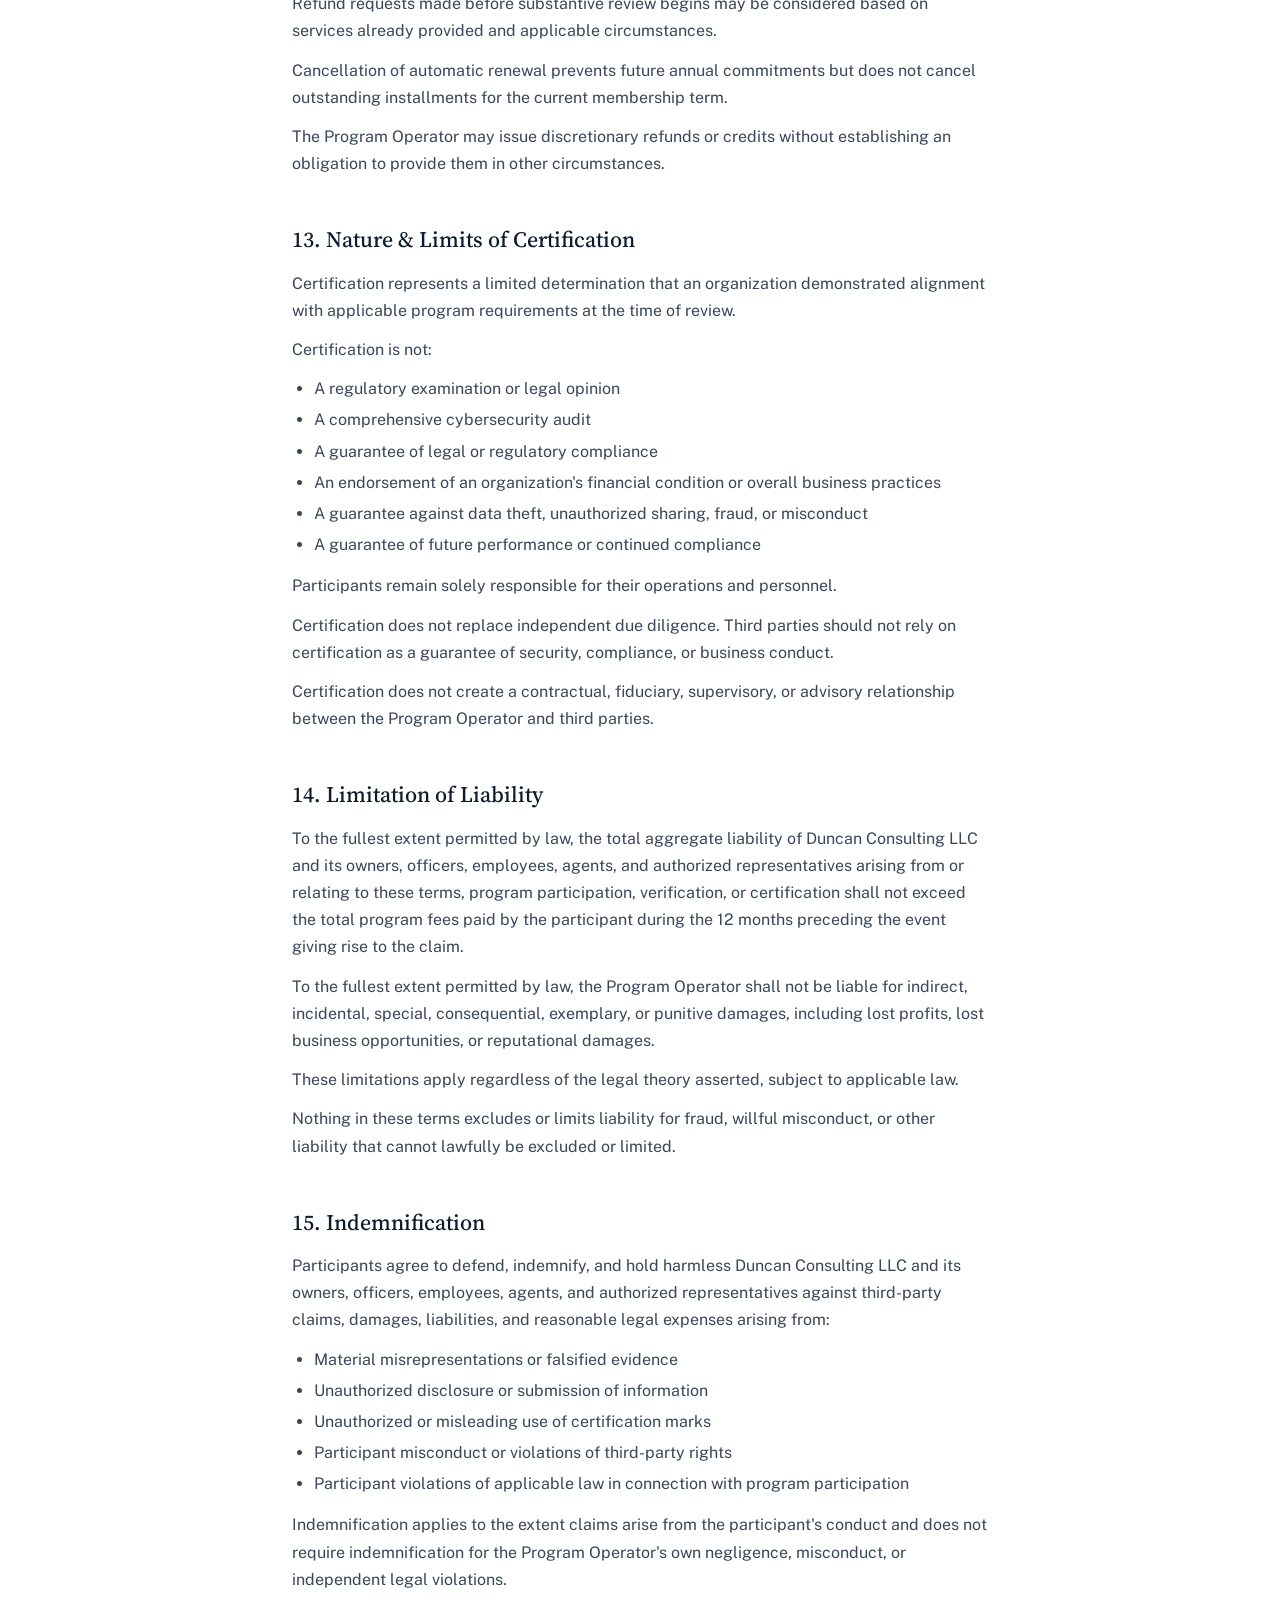
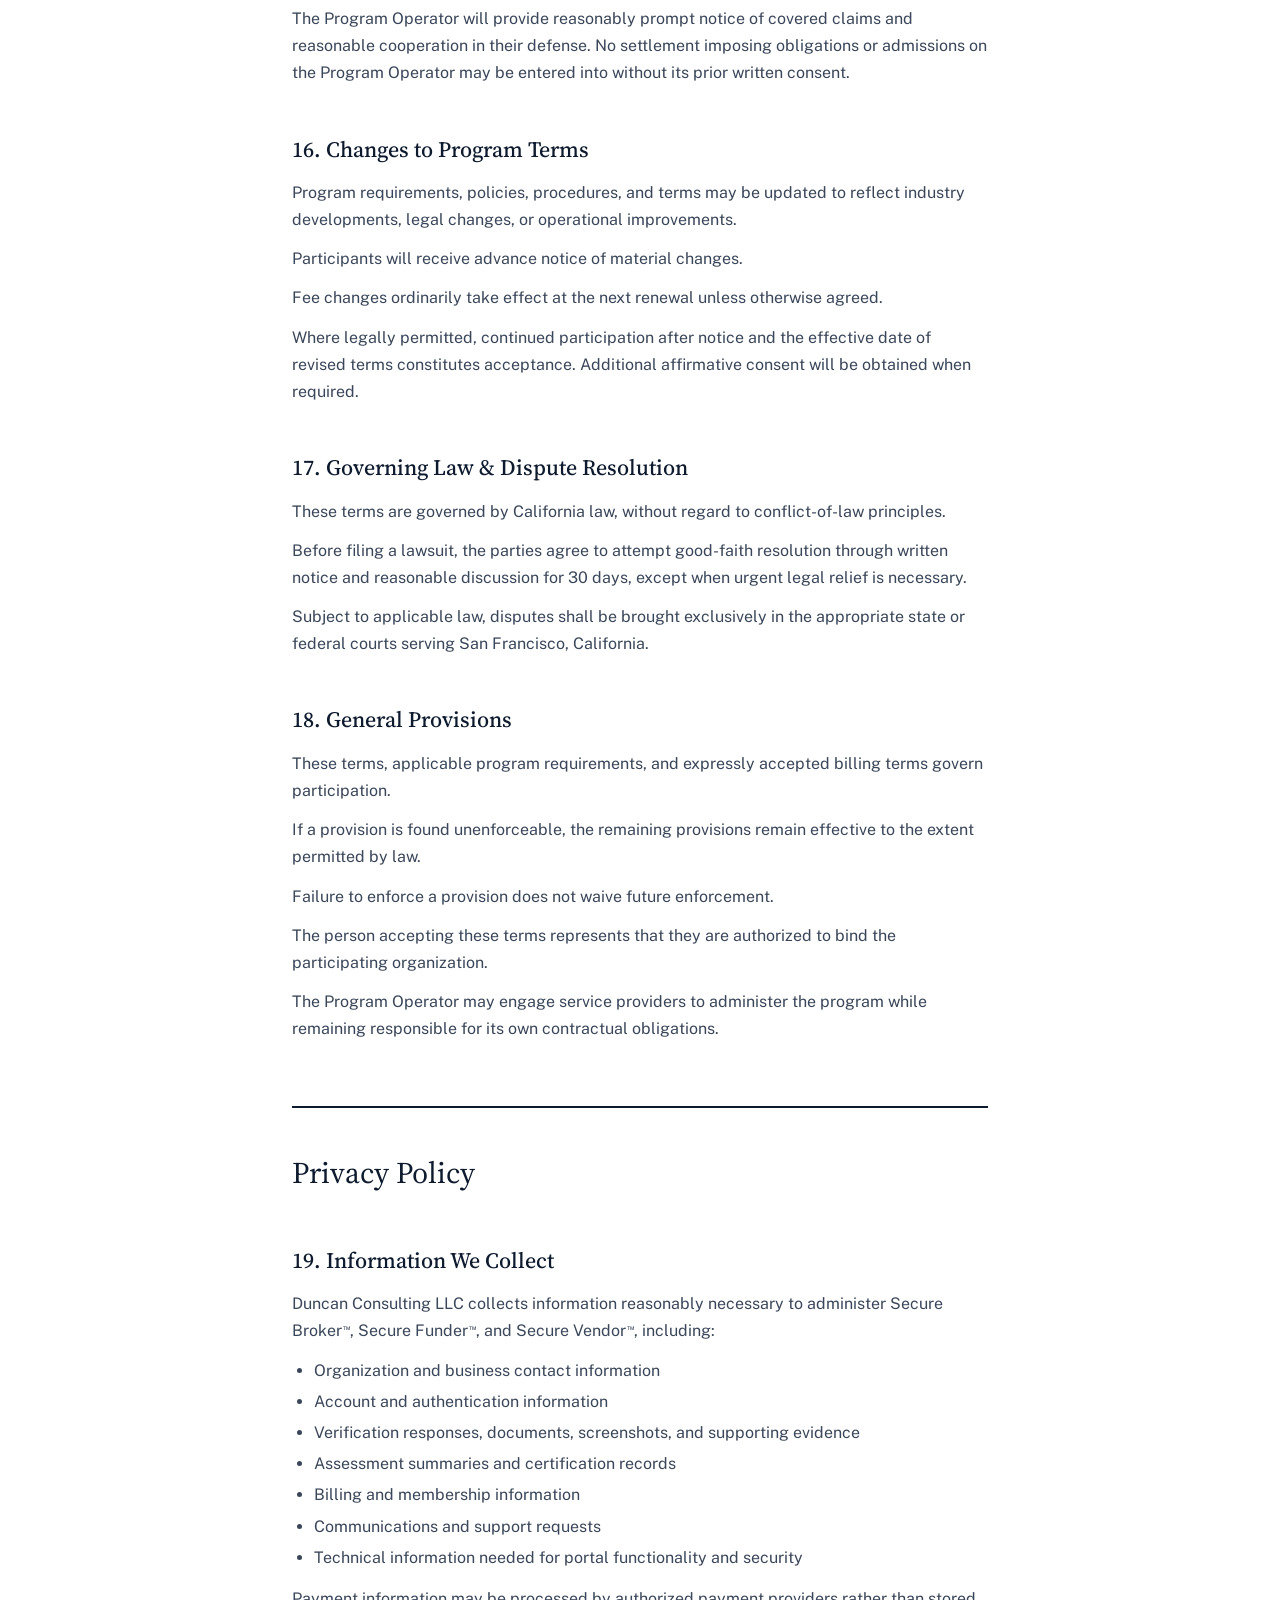
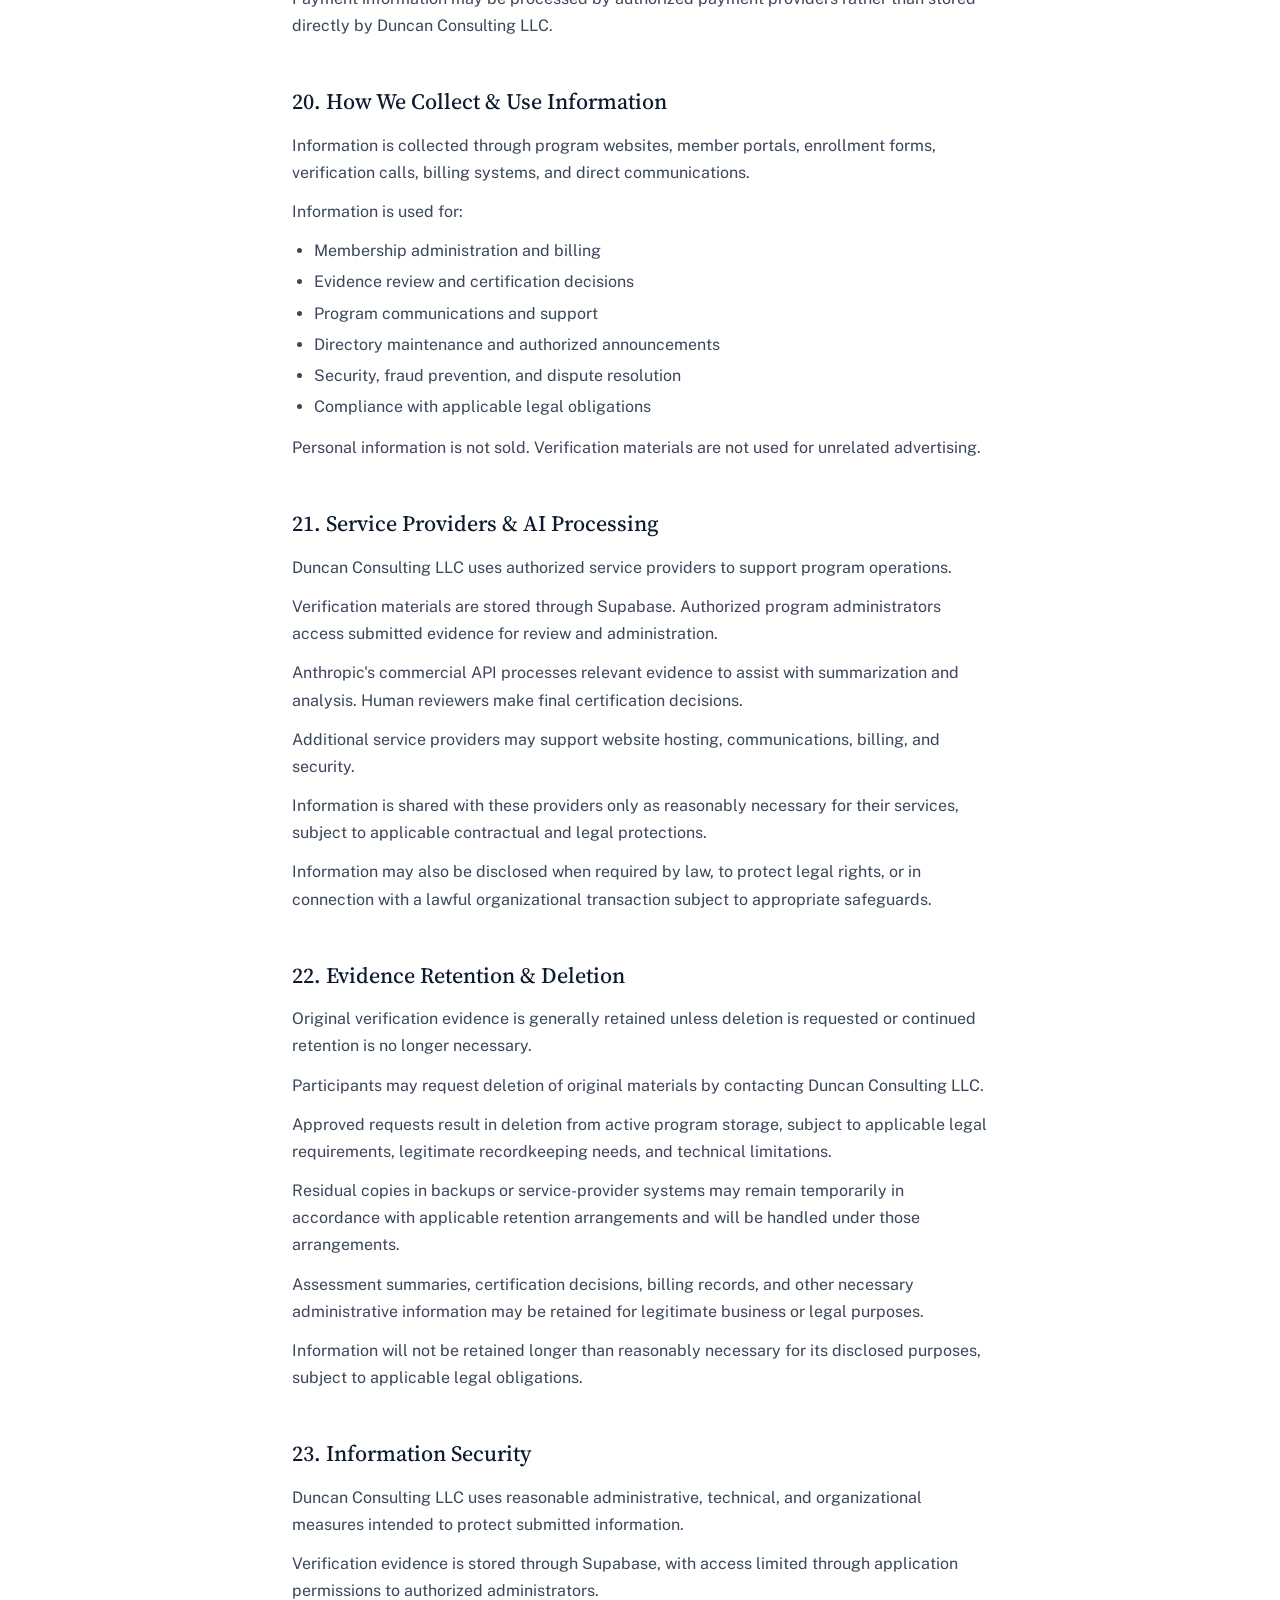
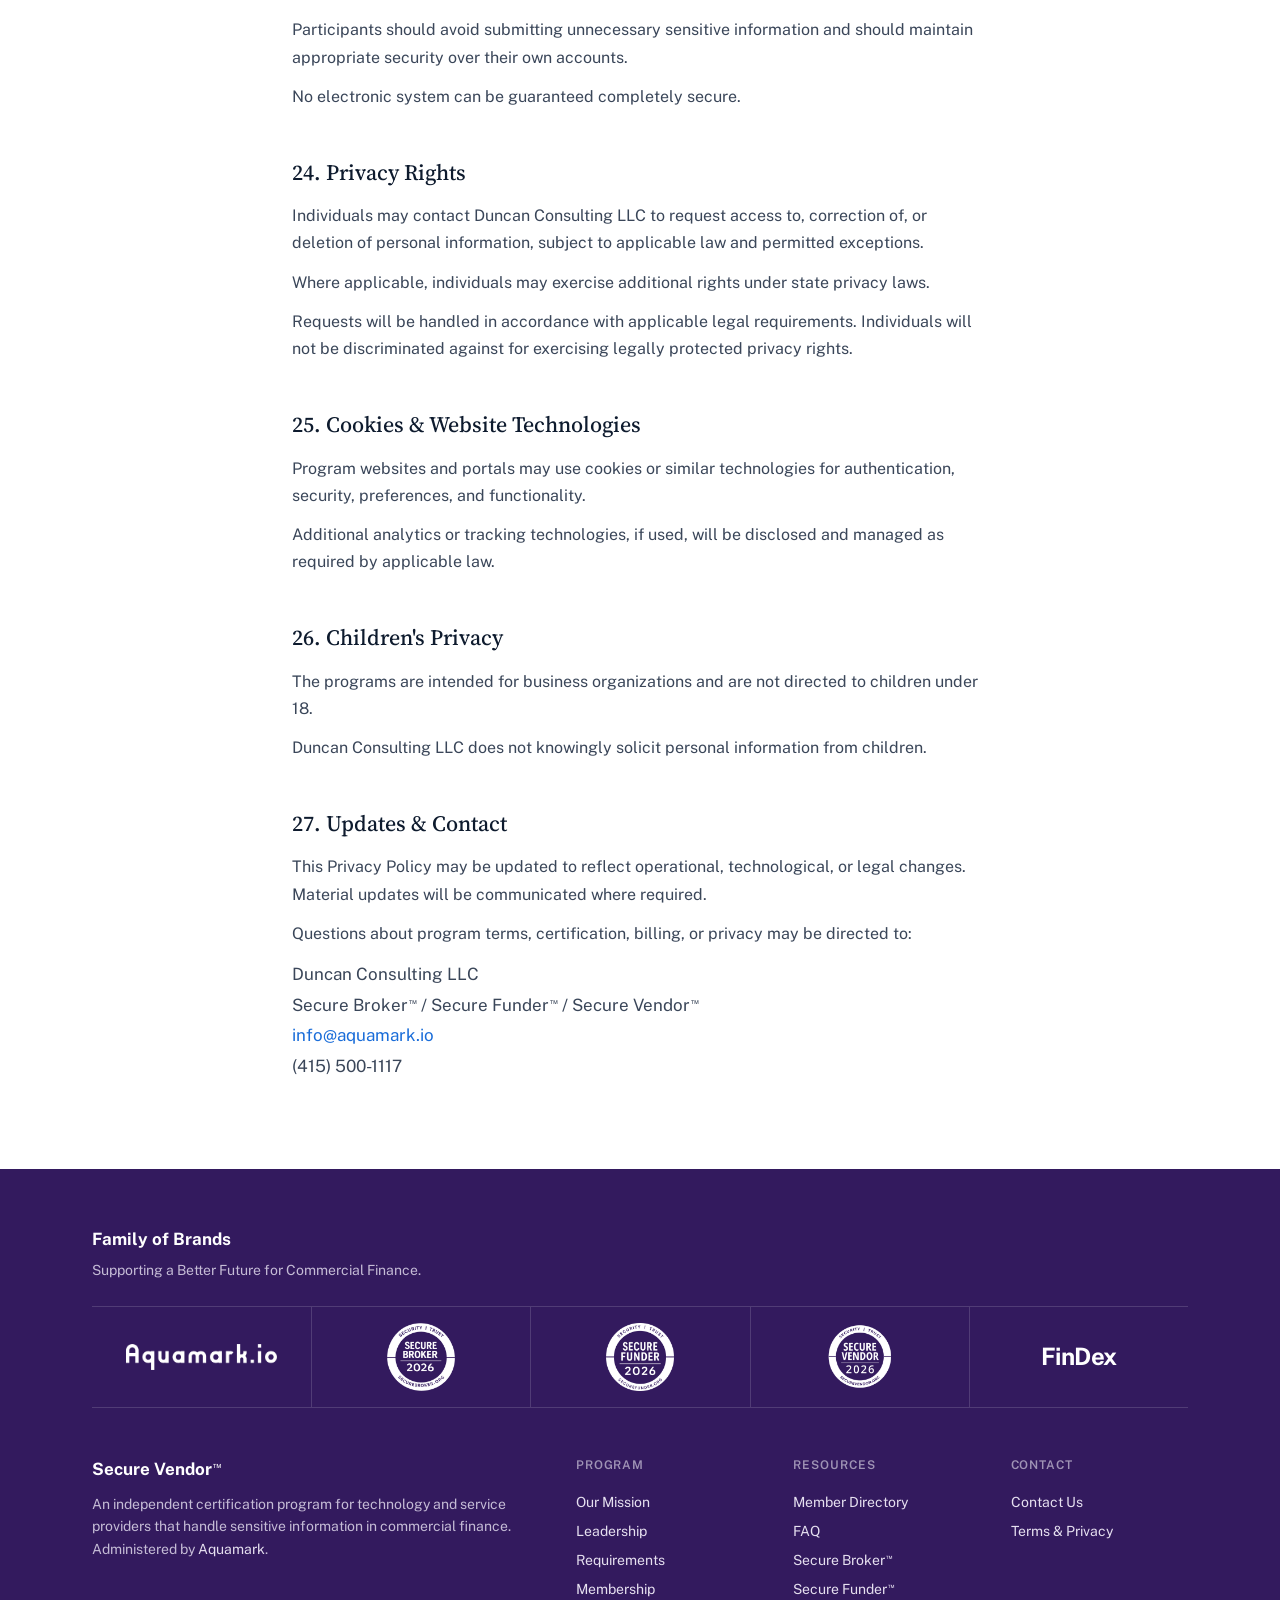
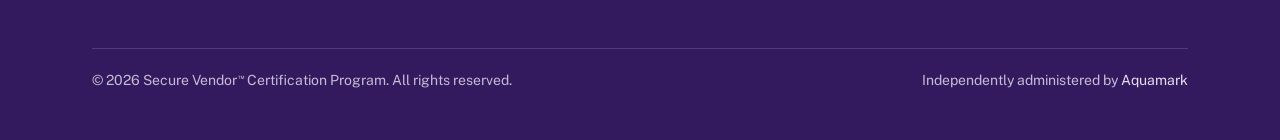
<file: terms-privacy/index.html>
<!DOCTYPE html>
<html lang="en">
<head>
<meta charset="UTF-8">
<meta name="viewport" content="width=device-width, initial-scale=1.0">
<title>Terms &amp; Privacy — Secure Vendor™</title>
<meta name="description" content="Secure Vendor™ is an independent certification program for technology and service providers that handle sensitive information in commercial finance.">
<meta property="og:title" content="Terms &amp; Privacy — Secure Vendor™">
<meta property="og:description" content="Secure Vendor™ is an independent certification program for technology and service providers that handle sensitive information in commercial finance.">
<meta property="og:type" content="website">
<meta property="og:url" content="https://securevendor.org/terms-privacy/">
<meta property="og:image" content="https://securevendor.org/og-blank.png">
<link rel="icon" type="image/png" sizes="32x32" href="../vendor-rings.png?v=c6db47a4">
<link rel="apple-touch-icon" sizes="180x180" href="../vendor-rings.png?v=c6db47a4">
<link rel="preconnect" href="https://fonts.googleapis.com">
<link rel="preconnect" href="https://fonts.gstatic.com" crossorigin>
<link href="https://fonts.googleapis.com/css2?family=Public+Sans:wght@400;500;600;700&family=Source+Serif+4:opsz,wght@8..60,400;8..60,500;8..60,600;8..60,700&display=swap" rel="stylesheet">
<link rel="stylesheet" href="../site.css?v=ae582cf5">
<style>
  .terms { padding: 8px 0 88px; }
  .terms .rq-wrap, .page-head .rq-wrap { max-width: 760px; }
  .terms h2 { font-size: 22px; margin: 44px 0 12px; }
  .terms h2:first-child { margin-top: 0; }
  .terms p, .terms li { font-size: 16px; line-height: 1.7; color: var(--text); }
  .terms p { margin: 0 0 12px; }
  .terms ul, .terms ol { margin: 0 0 14px; padding-left: 22px; }
  .terms li { margin: 4px 0; }
  .terms-divider { margin: 64px 0 8px; padding-top: 40px; border-top: 2px solid var(--ink); font-family: var(--serif); font-size: 30px; color: var(--ink); }
  .contact-block { margin-top: 12px; line-height: 1.8; color: var(--text); }
</style>
</head>
<body>


<header class="nav">
  <div class="wrap">
    <a class="nav-logo" href="../" aria-label="Secure Vendor home"><img src="../vendor-rings.png?v=c6db47a4" alt=""><span>Secure Vendor<sup class="tm">&trade;</sup></span></a>
    <nav class="nav-links" aria-label="Primary">
      <a href="../program-guidelines/" target="_blank" rel="noopener">Requirements</a>
      <a href="../#faq">FAQs</a>
      <a href="../#press">News</a>
      <a href="../directory/">Directory</a>
      <a href="https://securebroker.org" target="_blank" rel="noopener noreferrer">Broker Program</a>
      <a href="https://securefunder.org" target="_blank" rel="noopener noreferrer">Funder Program</a>
      <a href="../contact/">Contact</a>
    </nav>
    <div class="nav-actions">
      <a class="btn" href="../join/">Join</a>
      <button class="nav-toggle" type="button" aria-expanded="false" aria-controls="mobileMenu" aria-label="Open menu"><span></span><span></span><span></span></button>
    </div>
  </div>
  <div class="mobile-menu" id="mobileMenu">
    <a href="../program-guidelines/" target="_blank" rel="noopener">Requirements</a>
    <a href="../#faq">FAQs</a>
    <a href="../#press">News</a>
    <a href="../directory/">Directory</a>
    <a href="https://securebroker.org" target="_blank" rel="noopener noreferrer">Broker Program</a>
    <a href="https://securefunder.org" target="_blank" rel="noopener noreferrer">Funder Program</a>
    <a href="../contact/">Contact</a>
  </div>
</header>

<main>

  <section class="page-head">
    <div class="rq-wrap">
      <h1>Program Terms &amp; Privacy Policy</h1>
      <p class="notice">Effective November 15, 2026</p>
    </div>
  </section>

  <section class="terms">
    <div class="rq-wrap">
<h2>1. Program Overview</h2>
      <p>Secure Broker<sup class="tm">&trade;</sup>, Secure Funder<sup class="tm">&trade;</sup>, and Secure Vendor<sup class="tm">&trade;</sup> are independent certification programs operated by Duncan Consulting LLC ("Program Operator") for organizations participating in, or providing services to, the commercial finance industry.</p>
      <p>The programs recognize organizations that demonstrate safeguards intended to reduce the risk of unauthorized access, sharing, or misuse of sensitive business information.</p>
      <p>Certification is voluntary, evidence-based, and subject to independent review. Equivalent safeguards may be accepted when they satisfy the intent of a requirement and can be reasonably verified.</p>
      <p>No particular technology, vendor, or affiliated service is required for certification. Payment does not influence certification decisions or guarantee approval.</p>
      <p>These terms apply to all three programs. "Participant" refers to an organization that enrolls in any of them.</p>

      <h2 id="fee">2. Membership Fees &amp; Annual Commitment</h2>
      <p>The applicable annual membership fees are:</p>
      <p><strong>Secure Broker<sup class="tm">&trade;</sup></strong></p>
      <ul>
        <li>Fewer than 10 salespeople: $499 annually</li>
        <li>10 or more salespeople: $1,499 annually</li>
      </ul>
      <p><strong>Secure Funder<sup class="tm">&trade;</sup></strong></p>
      <ul>
        <li>All participating funders: $2,499 annually</li>
      </ul>
      <p><strong>Secure Vendor<sup class="tm">&trade;</sup></strong></p>
      <ul>
        <li>All participating vendors: $2,499 annually</li>
      </ul>
      <p>Monthly installments may be offered. Monthly payments are installments toward a noncancelable annual commitment, not a month-to-month membership.</p>
      <p>No payment is required to begin enrollment. Applicable fees must be paid, or an approved payment arrangement established, before final certification review.</p>
      <p>The annual term begins on the enrollment date.</p>
      <p>Participants authorize recurring charges according to their selected payment arrangement. Unless otherwise required by law or agreed in writing, the full annual fee remains payable even if a participant withdraws, stops participating, or fails to qualify for certification.</p>

      <h2>3. Automatic Renewal &amp; Cancellation</h2>
      <p>Membership automatically renews for successive annual terms unless canceled before the renewal date.</p>
      <p>Before renewal, the Program Operator will email participants at least 30 days in advance, requesting notification of any material changes to their systems, processes, or safeguards since their previous review.</p>
      <ul>
        <li><strong>No response:</strong> Membership renews automatically. Silence does not constitute confirmation that safeguards remain unchanged.</li>
        <li><strong>Changes reported:</strong> The Program Operator may request supporting information or conduct a limited reassessment. Renewal does not guarantee continued certification if applicable requirements are no longer met.</li>
        <li><strong>Cancellation requested:</strong> Membership will not renew. Certification expires at the end of the current term unless previously suspended or revoked.</li>
      </ul>
      <p>Participants may cancel future renewal at any time before the renewal date through the billing portal or by emailing <a href="mailto:info@aquamark.io">info@aquamark.io</a>.</p>
      <p>Cancellation does not eliminate outstanding obligations under an existing annual commitment. Material pricing changes will be disclosed before renewal.</p>

      <h2>4. Certification &amp; Verification</h2>
      <p>Participants must satisfy the applicable program requirements and successfully complete verification before certification is granted.</p>
      <p>For Secure Broker<sup class="tm">&trade;</sup> and Secure Funder<sup class="tm">&trade;</sup>, verification is conducted through the member portal. Participants provide responses, screenshots, documents, and other evidence demonstrating applicable safeguards.</p>
      <p>For Secure Vendor<sup class="tm">&trade;</sup>, verification is conducted through a live screen-sharing call that is not recorded. Participants demonstrate applicable safeguards during the call and may be asked for follow-up evidence.</p>
      <p>The Program Operator may request clarification, additional documentation, or other reasonable evidence when necessary.</p>
      <p>Certification reflects the safeguards demonstrated during the review period and does not establish ongoing or continuous compliance.</p>

      <h2>5. Enrollment Timeline</h2>
      <p>Participants may enroll before all required safeguards are implemented.</p>
      <p>Verification must be completed within 90 days of enrollment unless an extension is approved. For Secure Vendor<sup class="tm">&trade;</sup> charter members, who enroll in 2026, the 90-day period begins January 1, 2027.</p>
      <p>Failure to complete verification within the applicable period may result in removal of pending directory listings or closure of the application.</p>
      <p>Extensions may be granted at the Program Operator's discretion. Extensions do not automatically change membership fees or payment obligations.</p>

      <h2>6. Participant Responsibilities</h2>
      <p>Participants agree to:</p>
      <ol>
        <li>Provide truthful, accurate, and complete information.</li>
        <li>Submit only information they are authorized to disclose.</li>
        <li>Demonstrate applicable safeguards in good faith.</li>
        <li>Notify the Program Operator of material changes affecting certification.</li>
        <li>Correct material inaccuracies discovered in previously submitted information.</li>
        <li>Cooperate reasonably with verification and reassessment requests.</li>
        <li>Maintain the safeguards required for continued certification.</li>
      </ol>
      <p>Participants remain responsible for their employees, business practices, systems, information security, and regulatory obligations.</p>
      <p>False statements, falsified evidence, or intentional misrepresentations may result in denial or revocation of certification without refund.</p>

      <h2>7. Certification Decisions, Suspension &amp; Revocation</h2>
      <p>The Program Operator retains authority to approve, deny, suspend, revoke, or decline renewal of certification based on applicable requirements and available evidence.</p>
      <p>Certification may be reassessed when credible information raises concerns about continued compliance, material inaccuracies, misuse of certification marks, or the protection of sensitive information.</p>
      <p>Pending litigation or allegations do not automatically establish misconduct. The Program Operator may consider the nature, credibility, and relevance of such matters when determining whether further review or temporary suspension is warranted.</p>
      <p>When reasonably appropriate, participants will be given an opportunity to provide clarification or corrective action before a final adverse decision.</p>
      <p>The Program Operator may take immediate temporary action when reasonably necessary to prevent misleading representations or protect program integrity.</p>
      <p>Certification decisions will be made in good faith and according to program standards. Nothing in these terms requires the Program Operator to grant or maintain certification when applicable requirements have not been demonstrated.</p>

      <h2>8. No Continuous Monitoring</h2>
      <p>Certification reflects a limited assessment based on evidence made available during the review period.</p>
      <p>The Program Operator does not undertake continuous monitoring of participants or assume responsibility for supervising their business operations, employees, or information-security practices.</p>
      <p>The Program Operator is not obligated to independently investigate every allegation or identify subsequent misconduct, security incidents, or changes in safeguards.</p>
      <p>Additional reviews may be conducted at the Program Operator's discretion or as required by an expressly agreed program procedure.</p>

      <h2>9. Public Directory &amp; Certification Marks</h2>
      <p>By enrolling, participants authorize publication of their organization's name, logo, participation status, certification status, and program designations (such as charter member) in program directories and related communications.</p>
      <p>The Program Operator may announce enrollment, certification, suspension, expiration, or revocation using accurate and appropriately qualified language.</p>
      <p>Certified participants receive a limited, non-exclusive, non-transferable, revocable license to display approved certification marks while their certification remains active.</p>
      <p>Participants may not alter certification marks, imply regulatory endorsement, or misrepresent the scope or status of certification.</p>
      <p>Upon suspension, expiration, or revocation, participants must promptly discontinue representations of active certification and remove or update affected badges and references.</p>
      <p>The Program Operator retains ownership of its names, logos, certification marks, and related intellectual property.</p>

      <h2>10. Confidentiality</h2>
      <p>Non-public information obtained during verification will be treated as confidential and used only for verification, program administration, quality control, certification decisions, and related legitimate operations.</p>
      <p>Access is restricted to authorized personnel and service providers with a legitimate need to process the information, subject to appropriate confidentiality and security obligations.</p>
      <p>Confidentiality obligations do not apply to information that is publicly available without breach, independently obtained lawfully, or required to be disclosed by applicable law or legal process.</p>
      <p>The Program Operator will not publicly disclose internal policies, screenshots, proprietary documentation, or detailed assessment findings without authorization, except as legally required.</p>

      <h2>11. Evidence Storage, AI Processing &amp; Deletion</h2>
      <p>Verification materials are stored using Supabase infrastructure, with evidence access restricted to authorized program administrators through the Program Operator's application controls. Secure Vendor<sup class="tm">&trade;</sup> verification calls are not recorded; only reviewer notes and any materials the participant chooses to provide are retained.</p>
      <p>Anthropic's commercial API is used to assist with summarizing and analyzing submitted evidence. Materials processed this way are not used to train AI models. AI-assisted outputs support the review process but do not independently determine certification outcomes. Final decisions are made by authorized human reviewers.</p>
      <p>Participants should redact unnecessary personal, financial, and proprietary information before submission.</p>
      <p>Original verification evidence is generally retained unless deletion is requested or the Program Operator determines it is no longer necessary.</p>
      <p>Participants may request deletion of original verification materials at any time. Subject to legal obligations, security needs, pending disputes, and legitimate recordkeeping requirements, approved requests will result in deletion of original materials from active program storage.</p>
      <p>The Program Operator may retain written assessment summaries, certification decisions, administrative records, and other information reasonably necessary to document the review, administer membership, or protect legal rights.</p>
      <p>Deletion of original evidence does not ordinarily invalidate an existing certification, provided sufficient assessment records remain. Requests affecting an active review may limit the ability to complete or maintain verification.</p>
      <p>Information processed by third-party providers is subject to their applicable contractual data-protection and retention arrangements.</p>
      <p>The Program Operator maintains reasonable security measures but cannot guarantee that electronic systems are entirely free from security risks.</p>

      <h2>12. Refund Policy</h2>
      <p>Program fees support administration, verification, member services, directory maintenance, and related operations. They do not purchase a guaranteed certification outcome.</p>
      <p>Verification begins when the Program Operator undertakes substantive review of submitted evidence.</p>
      <p>Once substantive verification begins, membership fees are nonrefundable, including when certification is denied, revoked, or the participant fails to complete the process, except as required by law.</p>
      <p>Refund requests made before substantive review begins may be considered based on services already provided and applicable circumstances.</p>
      <p>Cancellation of automatic renewal prevents future annual commitments but does not cancel outstanding installments for the current membership term.</p>
      <p>The Program Operator may issue discretionary refunds or credits without establishing an obligation to provide them in other circumstances.</p>

      <h2>13. Nature &amp; Limits of Certification</h2>
      <p>Certification represents a limited determination that an organization demonstrated alignment with applicable program requirements at the time of review.</p>
      <p>Certification is not:</p>
      <ul>
        <li>A regulatory examination or legal opinion</li>
        <li>A comprehensive cybersecurity audit</li>
        <li>A guarantee of legal or regulatory compliance</li>
        <li>An endorsement of an organization's financial condition or overall business practices</li>
        <li>A guarantee against data theft, unauthorized sharing, fraud, or misconduct</li>
        <li>A guarantee of future performance or continued compliance</li>
      </ul>
      <p>Participants remain solely responsible for their operations and personnel.</p>
      <p>Certification does not replace independent due diligence. Third parties should not rely on certification as a guarantee of security, compliance, or business conduct.</p>
      <p>Certification does not create a contractual, fiduciary, supervisory, or advisory relationship between the Program Operator and third parties.</p>

      <h2>14. Limitation of Liability</h2>
      <p>To the fullest extent permitted by law, the total aggregate liability of Duncan Consulting LLC and its owners, officers, employees, agents, and authorized representatives arising from or relating to these terms, program participation, verification, or certification shall not exceed the total program fees paid by the participant during the 12 months preceding the event giving rise to the claim.</p>
      <p>To the fullest extent permitted by law, the Program Operator shall not be liable for indirect, incidental, special, consequential, exemplary, or punitive damages, including lost profits, lost business opportunities, or reputational damages.</p>
      <p>These limitations apply regardless of the legal theory asserted, subject to applicable law.</p>
      <p>Nothing in these terms excludes or limits liability for fraud, willful misconduct, or other liability that cannot lawfully be excluded or limited.</p>

      <h2>15. Indemnification</h2>
      <p>Participants agree to defend, indemnify, and hold harmless Duncan Consulting LLC and its owners, officers, employees, agents, and authorized representatives against third-party claims, damages, liabilities, and reasonable legal expenses arising from:</p>
      <ul>
        <li>Material misrepresentations or falsified evidence</li>
        <li>Unauthorized disclosure or submission of information</li>
        <li>Unauthorized or misleading use of certification marks</li>
        <li>Participant misconduct or violations of third-party rights</li>
        <li>Participant violations of applicable law in connection with program participation</li>
      </ul>
      <p>Indemnification applies to the extent claims arise from the participant's conduct and does not require indemnification for the Program Operator's own negligence, misconduct, or independent legal violations.</p>
      <p>The Program Operator will provide reasonably prompt notice of covered claims and reasonable cooperation in their defense. No settlement imposing obligations or admissions on the Program Operator may be entered into without its prior written consent.</p>

      <h2>16. Changes to Program Terms</h2>
      <p>Program requirements, policies, procedures, and terms may be updated to reflect industry developments, legal changes, or operational improvements.</p>
      <p>Participants will receive advance notice of material changes.</p>
      <p>Fee changes ordinarily take effect at the next renewal unless otherwise agreed.</p>
      <p>Where legally permitted, continued participation after notice and the effective date of revised terms constitutes acceptance. Additional affirmative consent will be obtained when required.</p>

      <h2>17. Governing Law &amp; Dispute Resolution</h2>
      <p>These terms are governed by California law, without regard to conflict-of-law principles.</p>
      <p>Before filing a lawsuit, the parties agree to attempt good-faith resolution through written notice and reasonable discussion for 30 days, except when urgent legal relief is necessary.</p>
      <p>Subject to applicable law, disputes shall be brought exclusively in the appropriate state or federal courts serving San Francisco, California.</p>

      <h2>18. General Provisions</h2>
      <p>These terms, applicable program requirements, and expressly accepted billing terms govern participation.</p>
      <p>If a provision is found unenforceable, the remaining provisions remain effective to the extent permitted by law.</p>
      <p>Failure to enforce a provision does not waive future enforcement.</p>
      <p>The person accepting these terms represents that they are authorized to bind the participating organization.</p>
      <p>The Program Operator may engage service providers to administer the program while remaining responsible for its own contractual obligations.</p>

      <div class="terms-divider">Privacy Policy</div>


      <h2>19. Information We Collect</h2>
      <p>Duncan Consulting LLC collects information reasonably necessary to administer Secure Broker<sup class="tm">&trade;</sup>, Secure Funder<sup class="tm">&trade;</sup>, and Secure Vendor<sup class="tm">&trade;</sup>, including:</p>
      <ul>
        <li>Organization and business contact information</li>
        <li>Account and authentication information</li>
        <li>Verification responses, documents, screenshots, and supporting evidence</li>
        <li>Assessment summaries and certification records</li>
        <li>Billing and membership information</li>
        <li>Communications and support requests</li>
        <li>Technical information needed for portal functionality and security</li>
      </ul>
      <p>Payment information may be processed by authorized payment providers rather than stored directly by Duncan Consulting LLC.</p>

      <h2>20. How We Collect &amp; Use Information</h2>
      <p>Information is collected through program websites, member portals, enrollment forms, verification calls, billing systems, and direct communications.</p>
      <p>Information is used for:</p>
      <ul>
        <li>Membership administration and billing</li>
        <li>Evidence review and certification decisions</li>
        <li>Program communications and support</li>
        <li>Directory maintenance and authorized announcements</li>
        <li>Security, fraud prevention, and dispute resolution</li>
        <li>Compliance with applicable legal obligations</li>
      </ul>
      <p>Personal information is not sold. Verification materials are not used for unrelated advertising.</p>

      <h2>21. Service Providers &amp; AI Processing</h2>
      <p>Duncan Consulting LLC uses authorized service providers to support program operations.</p>
      <p>Verification materials are stored through Supabase. Authorized program administrators access submitted evidence for review and administration.</p>
      <p>Anthropic's commercial API processes relevant evidence to assist with summarization and analysis. Human reviewers make final certification decisions.</p>
      <p>Additional service providers may support website hosting, communications, billing, and security.</p>
      <p>Information is shared with these providers only as reasonably necessary for their services, subject to applicable contractual and legal protections.</p>
      <p>Information may also be disclosed when required by law, to protect legal rights, or in connection with a lawful organizational transaction subject to appropriate safeguards.</p>

      <h2>22. Evidence Retention &amp; Deletion</h2>
      <p>Original verification evidence is generally retained unless deletion is requested or continued retention is no longer necessary.</p>
      <p>Participants may request deletion of original materials by contacting Duncan Consulting LLC.</p>
      <p>Approved requests result in deletion from active program storage, subject to applicable legal requirements, legitimate recordkeeping needs, and technical limitations.</p>
      <p>Residual copies in backups or service-provider systems may remain temporarily in accordance with applicable retention arrangements and will be handled under those arrangements.</p>
      <p>Assessment summaries, certification decisions, billing records, and other necessary administrative information may be retained for legitimate business or legal purposes.</p>
      <p>Information will not be retained longer than reasonably necessary for its disclosed purposes, subject to applicable legal obligations.</p>

      <h2>23. Information Security</h2>
      <p>Duncan Consulting LLC uses reasonable administrative, technical, and organizational measures intended to protect submitted information.</p>
      <p>Verification evidence is stored through Supabase, with access limited through application permissions to authorized administrators.</p>
      <p>Participants should avoid submitting unnecessary sensitive information and should maintain appropriate security over their own accounts.</p>
      <p>No electronic system can be guaranteed completely secure.</p>

      <h2>24. Privacy Rights</h2>
      <p>Individuals may contact Duncan Consulting LLC to request access to, correction of, or deletion of personal information, subject to applicable law and permitted exceptions.</p>
      <p>Where applicable, individuals may exercise additional rights under state privacy laws.</p>
      <p>Requests will be handled in accordance with applicable legal requirements. Individuals will not be discriminated against for exercising legally protected privacy rights.</p>

      <h2>25. Cookies &amp; Website Technologies</h2>
      <p>Program websites and portals may use cookies or similar technologies for authentication, security, preferences, and functionality.</p>
      <p>Additional analytics or tracking technologies, if used, will be disclosed and managed as required by applicable law.</p>

      <h2>26. Children's Privacy</h2>
      <p>The programs are intended for business organizations and are not directed to children under 18.</p>
      <p>Duncan Consulting LLC does not knowingly solicit personal information from children.</p>

      <h2>27. Updates &amp; Contact</h2>
      <p>This Privacy Policy may be updated to reflect operational, technological, or legal changes. Material updates will be communicated where required.</p>
      <p>Questions about program terms, certification, billing, or privacy may be directed to:</p>
      <div class="contact-block">
        Duncan Consulting LLC<br>
        Secure Broker<sup class="tm">&trade;</sup> / Secure Funder<sup class="tm">&trade;</sup> / Secure Vendor<sup class="tm">&trade;</sup><br>
        <a href="mailto:info@aquamark.io">info@aquamark.io</a><br>
        (415) 500-1117
      </div>
    </div>
  </section>

</main>

<footer class="site-foot">
  <div class="wrap">
    <section class="fob" aria-labelledby="fob-title">
      <h2 id="fob-title" class="fob-title">Family of Brands</h2>
      <p class="fob-sub">Supporting a Better Future for Commercial Finance.</p>
      <ul class="fob-row">
        <li><a href="https://aquamark.io" target="_blank" rel="noopener noreferrer" aria-label="Aquamark homepage"><img class="fob-full" src="../family-of-brands/aquamark.png?v=88b38f06" alt="Aquamark"></a></li>
        <li><a href="https://securebroker.org" target="_blank" rel="noopener noreferrer" aria-label="Secure Broker homepage"><img class="fob-badge" src="../family-of-brands/secure-broker-badge.png?v=c771e2e2" alt="Secure Broker certified badge"></a></li>
        <li><a href="https://securefunder.org" target="_blank" rel="noopener noreferrer" aria-label="Secure Funder homepage"><img class="fob-badge" src="../family-of-brands/secure-funder-badge.png?v=cc587128" alt="Secure Funder certified badge"></a></li>
        <li><a href="../" aria-label="Secure Vendor homepage"><img class="fob-badge" src="../family-of-brands/secure-vendor-badge.png?v=2ccc2c30" alt="Secure Vendor certified badge"></a></li>
        <li><a href="https://joinfindex.com" target="_blank" rel="noopener noreferrer" aria-label="FinDex homepage"><span class="fob-findex">FinDex</span></a></li>
      </ul>
    </section>
    <div class="foot-grid">
      <div>
        <p class="foot-brand">Secure Vendor<sup class="tm">&trade;</sup></p>
        <p>An independent certification program for technology and service providers that handle sensitive information in commercial finance. Administered by <a href="https://aquamark.io" target="_blank" rel="noopener noreferrer">Aquamark</a>.</p>
      </div>
      <div class="foot-col">
        <h4>Program</h4>
        <a href="../#about">Our Mission</a>
        <a href="../#leadership">Leadership</a>
        <a href="../program-guidelines/">Requirements</a>
        <a href="../#membership">Membership</a>
      </div>
      <div class="foot-col">
        <h4>Resources</h4>
        <a href="../directory/">Member Directory</a>
        <a href="../#faq">FAQ</a>
        <a href="https://securebroker.org" target="_blank" rel="noopener noreferrer">Secure Broker<sup class="tm">&trade;</sup></a>
        <a href="https://securefunder.org" target="_blank" rel="noopener noreferrer">Secure Funder<sup class="tm">&trade;</sup></a>
      </div>
      <div class="foot-col">
        <h4>Contact</h4>
        <a href="../contact/">Contact Us</a>
        <a href="../terms-privacy/">Terms &amp; Privacy</a>
      </div>
    </div>
    <div class="foot-bottom">
      <span>&copy; 2026 Secure Vendor<sup class="tm">&trade;</sup> Certification Program. All rights reserved.</span>
      <span>Independently administered by <a href="https://aquamark.io" target="_blank" rel="noopener noreferrer">Aquamark</a></span>
    </div>
  </div>
</footer>

<script>
  (function () {
    var t = document.querySelector('.nav-toggle'), m = document.getElementById('mobileMenu');
    function set(o) { m.classList.toggle('open', o); t.classList.toggle('is-open', o); t.setAttribute('aria-expanded', o); t.setAttribute('aria-label', o ? 'Close menu' : 'Open menu'); }
    t.addEventListener('click', function (e) { e.stopPropagation(); set(!m.classList.contains('open')); });
    m.querySelectorAll('a').forEach(function (a) { a.addEventListener('click', function () { set(false); }); });
    document.addEventListener('click', function (e) { if (m.classList.contains('open') && !m.contains(e.target)) set(false); });
    document.addEventListener('keydown', function (e) { if (e.key === 'Escape') set(false); });
  })();
</script>


</body>
</html>
</file>
<file: site.css>
/* Secure Vendor — shared site styles.
   Same layout system as securefunder.org / securebroker.org, with a purple palette. */
:root {
  /* Badge purples: light #8B54C9 (buttons, logo ring), dark #33135D (button hover, logo ring); dark sections #331A5E */
  --purple: #8B54C9; --purple-deep: #33135D; --purple-dark: #331A5E; --lime: #DDF734;

  --ink: #0E1B2E; --text: #3A4659; --muted: #6B7686; --rule: #D9DEE5; --band: #F4F6F9; --paper: #FFFFFF;
  --link: #1A6DD9; --accent: var(--purple); --accent-deep: var(--purple-deep); --dark: var(--purple-dark);
  --highlight: var(--lime); --tag: #FFE45C;
  --foot-text: #C5BCD6; --foot-head: #9F93B5; --foot-link: #E6E0F0;
  --serif: 'Source Serif 4', Georgia, 'Times New Roman', serif;
  --sans: 'Public Sans', 'Helvetica Neue', Arial, sans-serif;
  --wrap: 1160px;
}
* { box-sizing: border-box; }
html { -webkit-text-size-adjust: 100%; overflow-x: clip; scroll-padding-top: 120px; }
body { margin: 0; overflow-x: clip; background: var(--paper); color: var(--text); font-family: var(--sans); font-size: 17px; line-height: 1.65; }
/* Short pages: the main area grows so the footer always reaches the bottom of the window */
body { min-height: 100vh; display: flex; flex-direction: column; }
body > main { flex: 1 0 auto; }
h1, h2, h3, p, li, blockquote { overflow-wrap: break-word; }
img { max-width: 100%; display: block; }
a { color: var(--link); text-decoration: none; }
a:hover { text-decoration: underline; text-underline-offset: 3px; }
a:focus-visible, button:focus-visible, summary:focus-visible { outline: 2px solid var(--link); outline-offset: 3px; }
.wrap { max-width: var(--wrap); margin: 0 auto; padding: 0 32px; }
h1, h2, h3 { font-family: var(--serif); color: var(--ink); font-weight: 500; margin: 0; }

/* Buttons */
.btn { display: inline-block; font-family: var(--sans); font-size: 15px; font-weight: 600; padding: 12px 22px; min-width: 148px; text-align: center; border: 1px solid var(--accent); background: var(--accent); color: #fff; line-height: 1.2; cursor: pointer; }
.btn:hover { background: var(--accent-deep); border-color: var(--accent-deep); color: #fff; text-decoration: none; }
.btn-quiet { background: transparent; color: var(--ink); border-color: var(--ink); }
.btn-quiet:hover { background: var(--ink); border-color: var(--ink); color: #fff; }

/* Top line + nav */
.nav { border-bottom: 1px solid var(--rule); background: var(--paper); position: sticky; top: 0; z-index: 50; }
.nav .wrap { display: flex; align-items: center; justify-content: space-between; height: 72px; gap: 24px; }
.nav-logo { display: flex; align-items: center; gap: 10px; color: var(--ink); font-family: var(--sans); font-weight: 700; font-size: 19px; letter-spacing: -0.01em; white-space: nowrap; }
.nav-logo:hover { text-decoration: none; }
.nav-logo img { width: 30px; height: 30px; }
.nav-logo sup { font-size: 10px; font-weight: 500; }
sup.tm { font-size: .5em; font-weight: 500; line-height: 0; vertical-align: super; margin-left: 1px; }
.nav-links { display: flex; align-items: center; gap: 28px; font-size: 15px; }
.nav-links a { color: var(--ink); }
.nav-links a:hover { color: var(--link); text-decoration: none; }
.nav-actions { display: flex; align-items: center; gap: 12px; }
.nav-toggle { display: none; background: none; border: 1px solid var(--rule); font: 600 14px var(--sans); color: var(--ink); padding: 8px 12px; cursor: pointer; }
.mobile-menu { display: none; border-top: 1px solid var(--rule); }
.mobile-menu a { display: block; padding: 14px 32px; border-bottom: 1px solid var(--rule); color: var(--ink); }

/* Home page announcement bar (inside the sticky nav) */
.announce { background: var(--accent); color: #FFFFFF; font-size: 13px; font-weight: 500; letter-spacing: .01em; line-height: 1.4; text-align: center; padding: 9px 16px; }
.announce strong { font-weight: 700; }
@media (max-width: 640px) { .announce { font-size: min(13px, 3.2vw); padding: 9px 12px; } }

/* Menu: hamburger at every screen size (links live in the dropdown) */
.nav-links { display: none !important; }
.nav-toggle { display: inline-flex !important; flex-direction: column; align-items: center; justify-content: center; gap: 5px; width: 44px; height: 44px; padding: 0; border: 1px solid var(--rule); background: var(--paper); cursor: pointer; }
.nav-toggle span { display: block; width: 20px; height: 2px; background: var(--ink); transition: transform .2s ease, opacity .2s ease; }
.nav-toggle.is-open span:nth-child(1) { transform: translateY(7px) rotate(45deg); }
.nav-toggle.is-open span:nth-child(2) { opacity: 0; }
.nav-toggle.is-open span:nth-child(3) { transform: translateY(-7px) rotate(-45deg); }
.mobile-menu.open { display: block; }
@media (min-width: 961px) {
  .mobile-menu { position: absolute; top: 100%; right: max(32px, calc((100% - var(--wrap)) / 2 + 32px)); width: 300px; background: var(--paper); border: 1px solid var(--rule); box-shadow: 0 12px 32px rgba(14, 27, 46, .12); }
  .mobile-menu a { padding: 14px 24px; }
  .mobile-menu a:last-child { border-bottom: 0; }
  .mobile-menu a[href*="portal."] { display: none; }
}

/* Hero */
.hero { padding: 88px 0 80px; border-bottom: 1px solid var(--rule); }
.hero .wrap { display: grid; grid-template-columns: minmax(0, 7fr) minmax(0, 5fr); gap: 72px; align-items: center; }
.hero h1 { font-size: clamp(40px, 5vw, 62px); line-height: 1.06; letter-spacing: -0.015em; font-weight: 400; }
.hero h1 .m-br, .hero-lede .m-br { display: none; }
.hero h1 strong { font-weight: 700; letter-spacing: -0.025em; }
.hero-lede { font-size: 24px; line-height: 1.5; max-width: 24em; margin: 28px 0 0; color: var(--ink); }
.hero-actions { display: flex; gap: 12px; flex-wrap: wrap; margin-top: 36px; }
.figure { margin: 0; }
.figure-frame img { margin: 0 auto; max-height: 360px; width: auto; }

/* Charter members */
.clients { padding: 44px 0 48px; border-bottom: 1px solid var(--rule); }
.clients-label { margin: 0 0 24px; font-family: var(--sans); font-size: 12px; font-weight: 600; letter-spacing: .12em; text-transform: uppercase; color: var(--muted); }
.client-grid { list-style: none; margin: 0; padding: 0; display: grid; grid-template-columns: minmax(0, 1.8fr) repeat(4, minmax(0, 1fr)); gap: 16px; }
.client-slot { display: flex; align-items: center; justify-content: center; height: 104px; padding: 12px 16px; text-align: center; }
a.client-slot:hover { text-decoration: none; }
a.client-slot.soon:hover { color: var(--accent); }
.client-slot img { max-height: 54px; max-width: 100%; width: auto; }
.client-grid li:first-child .client-slot { justify-content: flex-start; padding-left: 0; }
.client-name { font-family: var(--sans); font-size: 22px; font-weight: 700; letter-spacing: -.01em; color: var(--ink); }
.client-slot.soon { font-size: 12px; font-weight: 600; letter-spacing: .1em; text-transform: uppercase; color: var(--muted); }
@media (max-width: 640px) {
  .client-grid { grid-template-columns: 1fr; gap: 4px; }
  .client-slot { height: 56px; }
  .client-grid li:first-child .client-slot { height: 108px; justify-content: center; padding-left: 16px; }
  .client-slot img { max-height: 62px; }
}

/* Sections */
.section { padding: 88px 0; border-bottom: 1px solid var(--rule); }
.section.dark { background: var(--dark); color: #D5CCE3; border-bottom: 0; }
.section.dark h2, .section.dark strong { color: #fff; }
.section.band { background: var(--band); }
.section > .wrap { display: grid; grid-template-columns: minmax(0, 4fr) minmax(0, 8fr); gap: 64px; }
.section h2 { font-size: 38px; line-height: 1.15; letter-spacing: -0.01em; }
.section-intro { font-size: 15px; color: var(--muted); margin: 14px 0 0; max-width: 22em; }
.mission { font-size: 20px; line-height: 1.6; margin: 0; }
.body p { margin: 0 0 18px; max-width: 38em; }
.body p:last-child { margin-bottom: 0; }
.body strong { color: var(--ink); font-weight: 600; }
.tag-new { display: inline-block; background: var(--tag); color: var(--ink); font-size: 12px; font-weight: 700; letter-spacing: .08em; text-transform: uppercase; line-height: 1; padding: 6px 9px; margin-bottom: 14px; }
.soft-mark { background: rgba(221, 247, 52, .45); color: inherit; padding: 1px 4px; border-radius: 3px; }

.note { font-size: 15px; color: var(--muted); margin: 20px 0 0; max-width: 40em; }
.lead { font-family: var(--serif); font-size: 24px; line-height: 1.45; color: var(--ink); margin: 0 0 28px; max-width: 30em; }

/* Lists */
.ruled { list-style: none; margin: 0; padding: 0; border-top: 1px solid var(--ink); }
.ruled li { padding: 12px 0; border-bottom: 1px solid var(--rule); }
.ruled.two { display: grid; grid-template-columns: 1fr 1fr; column-gap: 48px; border-top: 0; }
.ruled.two li:nth-child(-n+2) { border-top: 1px solid var(--ink); }

.cols-2 { display: grid; grid-template-columns: repeat(2, minmax(0, 1fr)); gap: 48px 48px; }
.col h3 { font-size: 22px; padding-bottom: 14px; border-bottom: 1px solid var(--ink); margin-bottom: 4px; }
.col p { margin: 14px 0 0; font-size: 16px; }

/* Numbered steps */
.hw { list-style: none; margin: 0; padding: 0; border-top: 1px solid var(--ink); }
.hw li { display: grid; grid-template-columns: 48px 180px 1fr; gap: 16px; align-items: baseline; padding: 16px 0; border-bottom: 1px solid var(--rule); }
.hw-n { font-size: 13px; font-weight: 600; letter-spacing: .06em; color: var(--muted); }
.hw-t { font-family: var(--serif); font-size: 20px; color: var(--ink); }
.hw-d { font-size: 16px; color: var(--text); }

/* Compare (not a checklist) */
.contrast { display: grid; grid-template-columns: repeat(2, minmax(0, 1fr)); gap: 16px; }
.contrast > div { border: 1px solid var(--rule); padding: 22px 22px 24px; }
.contrast .is { border-color: var(--purple); border-width: 2px; background: var(--paper); }
.contrast h3 { font-family: var(--sans); font-size: 12px; font-weight: 700; letter-spacing: .1em; text-transform: uppercase; color: var(--muted); margin: 0 0 12px; }
.contrast .is h3 { color: var(--accent); }
.contrast ul { list-style: none; margin: 0; padding: 0; }
.contrast li { padding: 8px 0; border-top: 1px solid var(--rule); font-size: 16px; }
.contrast li:first-child { border-top: 0; padding-top: 0; }

/* Pricing */
.price-row { display: flex; gap: 32px 64px; flex-wrap: wrap; margin-bottom: 32px; }
.price { margin: 0; font-family: var(--serif); font-size: 40px; line-height: 1.1; color: var(--ink); }
.price small { font-family: inherit; font-size: 16px; color: var(--muted); white-space: nowrap; display: inline-block; }
.price-note { margin: 6px 0 0; font-size: 15px; color: var(--muted); }

/* Leadership */
.pull { margin: 0; display: grid; grid-template-columns: 96px minmax(0, 1fr); gap: 24px; align-items: start; }
.pull img { width: 96px; height: 96px; object-fit: cover; filter: grayscale(100%); }
.pull blockquote { margin: 0; font-family: var(--serif); font-size: 22px; line-height: 1.45; color: var(--ink); }
.pull cite { display: block; font-style: normal; font-size: 14px; color: var(--muted); margin-top: 12px; }
.linkbtn { background: none; border: 0; padding: 0; font: inherit; font-size: 14px; color: var(--link); cursor: pointer; margin-top: 10px; }
.linkbtn:hover { text-decoration: underline; text-underline-offset: 3px; }

/* Closing band */
.closing { padding: 96px 0; background: var(--dark); color: #D5CCE3; }
.closing .wrap { display: flex; align-items: flex-end; justify-content: space-between; gap: 40px; flex-wrap: wrap; }
.closing h2 { color: #fff; font-size: clamp(32px, 4vw, 44px); line-height: 1.1; max-width: 16em; }
.closing p { margin: 14px 0 0; font-size: 16px; }
.closing .btn { background: #fff; border-color: #fff; color: var(--ink); }
.closing .btn:hover { background: #E9E3F2; border-color: #E9E3F2; color: var(--ink); }
.closing .btn-quiet { background: transparent; color: #fff; border-color: #fff; }
.closing .btn-quiet:hover { background: #fff; color: var(--ink); }
.closing-actions { display: flex; gap: 12px; flex-wrap: wrap; }

/* FAQ */
.faq-list { border-top: 1px solid var(--ink); }
.faq-item { border-bottom: 1px solid var(--rule); }
.faq-item summary { list-style: none; cursor: pointer; display: flex; justify-content: space-between; align-items: center; gap: 24px; padding: 26px 0; font-size: 19px; font-weight: 600; color: var(--ink); }
.faq-item summary::-webkit-details-marker { display: none; }
.faq-item summary::after { content: "+"; flex: none; font-size: 24px; font-weight: 400; line-height: 1; color: var(--accent); }
.faq-item[open] summary::after { content: "\2212"; }
.faq-item summary:hover { color: var(--link); }
.faq-a { padding: 2px 0 32px; max-width: 42em; line-height: 1.7; }
.faq-a p { margin: 0 0 16px; }
.faq-a ul { margin: 0 0 16px; padding-left: 1.3em; }
.faq-a li { margin: 0 0 16px; padding-left: 4px; }
.faq-a li:last-child { margin-bottom: 0; }
.faq-a p:last-child, .faq-a ul:last-child { margin-bottom: 0; }

/* News (same as Secure Funder / Secure Broker) */
.press-row { display: grid; grid-template-columns: 96px minmax(0, 1fr); gap: 24px; align-items: center; padding: 22px 0; border-bottom: 1px solid var(--rule); color: inherit; }
.press-row:first-child { border-top: 1px solid var(--ink); }
a.press-row:hover { text-decoration: none; }
a.press-row:hover h3 { color: var(--link); }
.press-row img { width: 96px; height: auto; }
.press-row h3 { font-size: 20px; line-height: 1.35; }
@media (max-width: 640px) { .press-row { grid-template-columns: 64px minmax(0, 1fr); } .press-row img { width: 64px; } }


/* Program Requirements + Download Safeguards (same layout as Secure Broker / Secure Funder) */
.req-band { background: var(--band); padding: 56px 0 88px; }
.req-list { list-style: none; margin: 0; padding: 8px 36px; background: var(--paper); border: 1px solid var(--rule); box-shadow: 0 1px 2px rgba(14, 27, 46, .04), 0 12px 32px rgba(14, 27, 46, .06); }
.req-list li { display: grid; grid-template-columns: 36px 1fr; gap: 20px; align-items: start; padding: 22px 0; border-bottom: 1px solid var(--rule); }
.req-list li:last-child { border-bottom: 0; }
.req-n { display: inline-flex; align-items: center; justify-content: center; width: 32px; height: 32px; border-radius: 50%; background: var(--accent); color: #fff; font-size: 14px; font-weight: 700; }
.req-t { display: block; padding-top: 3px; font-size: 18px; line-height: 1.55; color: var(--ink); }
.req-opts { display: grid; gap: 10px; margin-top: 16px; }
.req-opt { display: grid; grid-template-columns: 26px 1fr; gap: 12px; align-items: start; padding: 4px 0; font-size: 16px; line-height: 1.6; color: var(--text); }
.req-opt strong { color: var(--ink); font-weight: 600; }
.opt-k { display: inline-flex; align-items: center; justify-content: center; width: 24px; height: 24px; margin-top: 1px; border-radius: 50%; border: 1.5px solid var(--accent); color: var(--accent); font-size: 12px; font-weight: 700; background: var(--paper); }
@media (max-width: 760px) { .req-band { padding: 32px 0 56px; } .req-list { padding: 4px 18px; } .req-list li { grid-template-columns: 30px 1fr; gap: 14px; padding: 18px 0; } .req-n { width: 28px; height: 28px; font-size: 13px; } .req-t { font-size: 17px; padding-top: 2px; } .req-opt { grid-template-columns: 24px 1fr; gap: 10px; } }
.req-note { margin: 12px 0 0; font-size: 15px; line-height: 1.6; color: var(--muted); }
.page-head.req-plain { border-bottom: 0; }

/* Inner pages */
.page-head { padding: 72px 0 32px; border-bottom: 1px solid var(--rule); }
.page-head h1 { font-size: clamp(40px, 5vw, 60px); line-height: 1.06; letter-spacing: -0.015em; font-weight: 400; }
.page-head .lede { font-size: 19px; line-height: 1.6; margin: 24px 0 0; max-width: 40em; }
.pg-eyebrow, .rq-eyebrow { margin: 0 0 14px; font-size: 12px; font-weight: 600; letter-spacing: .12em; text-transform: uppercase; color: var(--muted); }
.rq-eyebrow { margin-bottom: 20px; }
.rq-wrap { max-width: 920px; margin: 0 auto; padding: 0 32px; }
.rq-block { padding: 48px 0 72px; }
.rq-tight { padding-top: 0; }
.qualify { list-style: none; margin: 0; padding: 0; display: grid; grid-template-columns: repeat(3, minmax(0, 1fr)); gap: 16px; }
.qualify li { border: 1px solid var(--rule); padding: 22px 22px 26px; display: flex; flex-direction: column; gap: 14px; }
.q-n { font-size: 13px; font-weight: 600; letter-spacing: .06em; color: var(--muted); }
.q-t { font-family: var(--serif); font-size: 21px; line-height: 1.3; color: var(--ink); margin: 0; }
.q-d { margin: 0; font-size: 16px; }
.callout { background: var(--band); border-left: 4px solid var(--highlight); padding: 28px 32px; }
.callout-lead { font-family: var(--serif); font-size: 22px; line-height: 1.4; color: var(--ink); margin: 0 0 10px; }
.callout p { margin: 0 0 10px; }
.callout p:last-child { margin: 0; }
.areas { display: grid; grid-template-columns: repeat(2, minmax(0, 1fr)); gap: 0 48px; border-top: 1px solid var(--ink); }
.areas div { padding: 18px 0 20px; border-bottom: 1px solid var(--rule); }
.areas h3 { font-size: 20px; margin: 0 0 6px; }
.areas p { margin: 0; font-size: 16px; }
.areas .ex { margin-top: 8px; font-size: 14px; color: var(--muted); }

.cx-list { list-style: none; margin: 0; padding: 0; border-top: 1px solid var(--ink); }
.cx-list li { display: grid; grid-template-columns: 160px 1fr; align-items: baseline; gap: 16px; padding: 22px 0; border-bottom: 1px solid var(--rule); }
.cx-k { font-size: 12px; font-weight: 600; letter-spacing: .12em; text-transform: uppercase; color: var(--muted); }
.cx-v { font-family: var(--serif); font-size: 26px; color: var(--ink); }
.cx-v:hover { color: var(--link); text-decoration: none; }
.join-only { max-width: 680px; }
.form-frame { border: 1px solid var(--rule); background: var(--paper); padding: 8px 16px; }
.empty { border: 1px dashed var(--rule); padding: 28px; color: var(--muted); font-size: 16px; text-align: center; }
.dir-group + .dir-group { margin-top: 48px; }
.dir-group h2 { font-size: 26px; margin-bottom: 6px; }
.dir-group p { margin: 0 0 18px; color: var(--muted); font-size: 15px; }
.notice { font-size: 14px; color: var(--muted); margin: 16px 0 0; }

/* Footer */
.site-foot { padding: 56px 0 48px; font-size: 14px; color: var(--foot-text); background: var(--dark); }
.site-foot .fob { --fob-rule: rgba(255,255,255,0.15); margin: 0 0 48px; }
.site-foot .fob-title { margin: 0 0 6px; font-family: inherit; font-size: 17px; font-weight: 700; color: #fff; }
.site-foot .fob-sub { margin: 0; max-width: none; font-size: 14px; color: var(--foot-text); }
.fob-row { list-style: none; padding: 0; margin: 24px 0 0; display: grid; grid-template-columns: repeat(5, minmax(0, 1fr)); border-top: 1px solid var(--fob-rule); border-bottom: 1px solid var(--fob-rule); }
.fob-row li { margin: 0; padding: 0; }
.fob-row li + li { border-left: 1px solid var(--fob-rule); }
.fob-row a { display: flex; align-items: center; justify-content: center; height: 100px; padding: 16px; text-decoration: none; }
.fob-row a:hover { background: rgba(255,255,255,0.05); }
.fob-row .fob-full { display: block; height: 26px; width: auto; max-width: 100%; }
.fob-row .fob-badge { display: block; width: 68px; height: 68px; object-fit: contain; }
.fob-findex { font-weight: 700; font-size: 24px; letter-spacing: -0.02em; color: #fff; white-space: nowrap; }
.site-foot .foot-grid { display: grid; grid-template-columns: minmax(0, 5fr) repeat(3, minmax(0, 2fr)); gap: 40px; }
.site-foot .foot-brand { font-family: var(--sans); font-weight: 700; font-size: 17px; color: #fff; margin: 0 0 10px; }
.site-foot .foot-brand sup { font-size: 9px; font-weight: 500; }
.site-foot p { margin: 0; max-width: 30em; line-height: 1.6; }
.site-foot h4 { margin: 0 0 12px; font-size: 12px; font-weight: 600; letter-spacing: .08em; text-transform: uppercase; color: var(--foot-head); }
.site-foot a { color: var(--foot-link); }
.site-foot a:hover { color: #fff; }
.site-foot .foot-col a { display: block; padding: 3px 0; }
.site-foot .foot-bottom { margin-top: 44px; padding-top: 20px; border-top: 1px solid rgba(255,255,255,.15); display: flex; justify-content: space-between; gap: 24px; flex-wrap: wrap; }

/* Bio modal */
.bio-overlay { position: fixed; inset: 0; z-index: 100; background: rgba(14,27,46,.45); display: none; align-items: center; justify-content: center; padding: 24px; }
.bio-overlay.active { display: flex; }
.bio-box { position: relative; background: #fff; max-width: 620px; width: 100%; padding: 44px 40px 36px; border: 1px solid var(--rule); max-height: 90vh; overflow: auto; }
.bio-box h3 { font-size: 24px; margin-bottom: 18px; }
.bio-box p { margin: 0 0 14px; font-size: 16px; }
.bio-close { position: absolute; top: 10px; right: 14px; background: none; border: 0; font-size: 26px; line-height: 1; color: var(--muted); cursor: pointer; }

@media (max-width: 1080px) { .nav-links { gap: 20px; } }
@media (max-width: 960px) {
  .nav-links, .nav-actions .btn-quiet { display: none; }
  .nav-toggle { display: inline-block; }
  .mobile-menu.open { display: block; }
  .hero { padding: 56px 0; }
  .hero .wrap, .section > .wrap { grid-template-columns: minmax(0, 1fr); gap: 40px; }
  .hero .figure { order: -1; }
  .hero .figure-frame img { max-height: 260px; }
  .section { padding: 64px 0; }
  .site-foot .foot-grid { grid-template-columns: 1fr 1fr; }
  .site-foot .foot-grid > div:first-child { grid-column: 1 / -1; }
}
@media (max-width: 760px) {
  .mission { font-size: 18px; }
  .hw li { grid-template-columns: 36px 1fr; }
  .hw-d { grid-column: 2; }
  .page-head { padding: 48px 0 28px; }
  .rq-wrap { padding: 0 20px; }
  .rq-block { padding: 36px 0 48px; }
  .rq-tight { padding-top: 0; }
  .qualify, .areas, .contrast { grid-template-columns: 1fr; }
  .callout { padding: 22px 20px; }
  .cx-list li { grid-template-columns: 1fr; gap: 6px; }
  .cx-v { font-size: 22px; }
  .fob-row { grid-template-columns: repeat(2, minmax(0, 1fr)); }
  .fob-row li + li { border-left: 0; }
  .fob-row li:nth-child(even) { border-left: 1px solid var(--fob-rule); }
  .fob-row li:nth-child(n+3) { border-top: 1px solid var(--fob-rule); }
  .fob-row li:last-child:nth-child(odd) { grid-column: 1 / -1; }
  .fob-row a { height: 80px; padding: 12px 8px; }
  .fob-row .fob-full { height: 20px; }
  .fob-row .fob-badge { width: 56px; height: 56px; }
  .fob-findex { font-size: 20px; }
}
@media (max-width: 640px) {
  body { font-size: 16px; }
  .wrap { padding: 0 20px; }
  .nav .wrap { height: 64px; }
  .nav-actions .btn { min-width: 0; padding: 9px 16px; }
  .mobile-menu a { padding: 14px 20px; }
  .hero { padding: 44px 0 48px; }
  .hero h1 { font-size: min(38px, 8.2vw); }
  .hero h1 .m-br, .hero-lede .m-br { display: inline; }
  .hero h1, .hero-lede { text-align: center; margin-left: auto; margin-right: auto; }
  .hero-lede { font-size: min(20px, calc(5.4vw - 2px)); margin-top: 20px; }  /* keeps each forced line on one line */
  .hero-actions { justify-content: center; }
  .hero-actions .btn { flex: 1 1 0; min-width: 0; }
  .hero .figure-frame img { max-height: 240px; }
  .section h2 { font-size: 32px; }
  .lead { font-size: 21px; }
  .ruled.two, .cols-2 { grid-template-columns: minmax(0, 1fr); }
  .ruled.two li:nth-child(2) { border-top: 0; }
  .closing { padding: 64px 0; }
  .closing .wrap > div { width: 100%; }
  .closing-actions .btn { flex: 1 1 0; min-width: 0; padding-left: 12px; padding-right: 12px; }
  .pull { grid-template-columns: 72px minmax(0, 1fr); gap: 16px; }
  .pull img { width: 72px; height: 72px; }
  .pull blockquote { font-size: 19px; }
}
</file>
